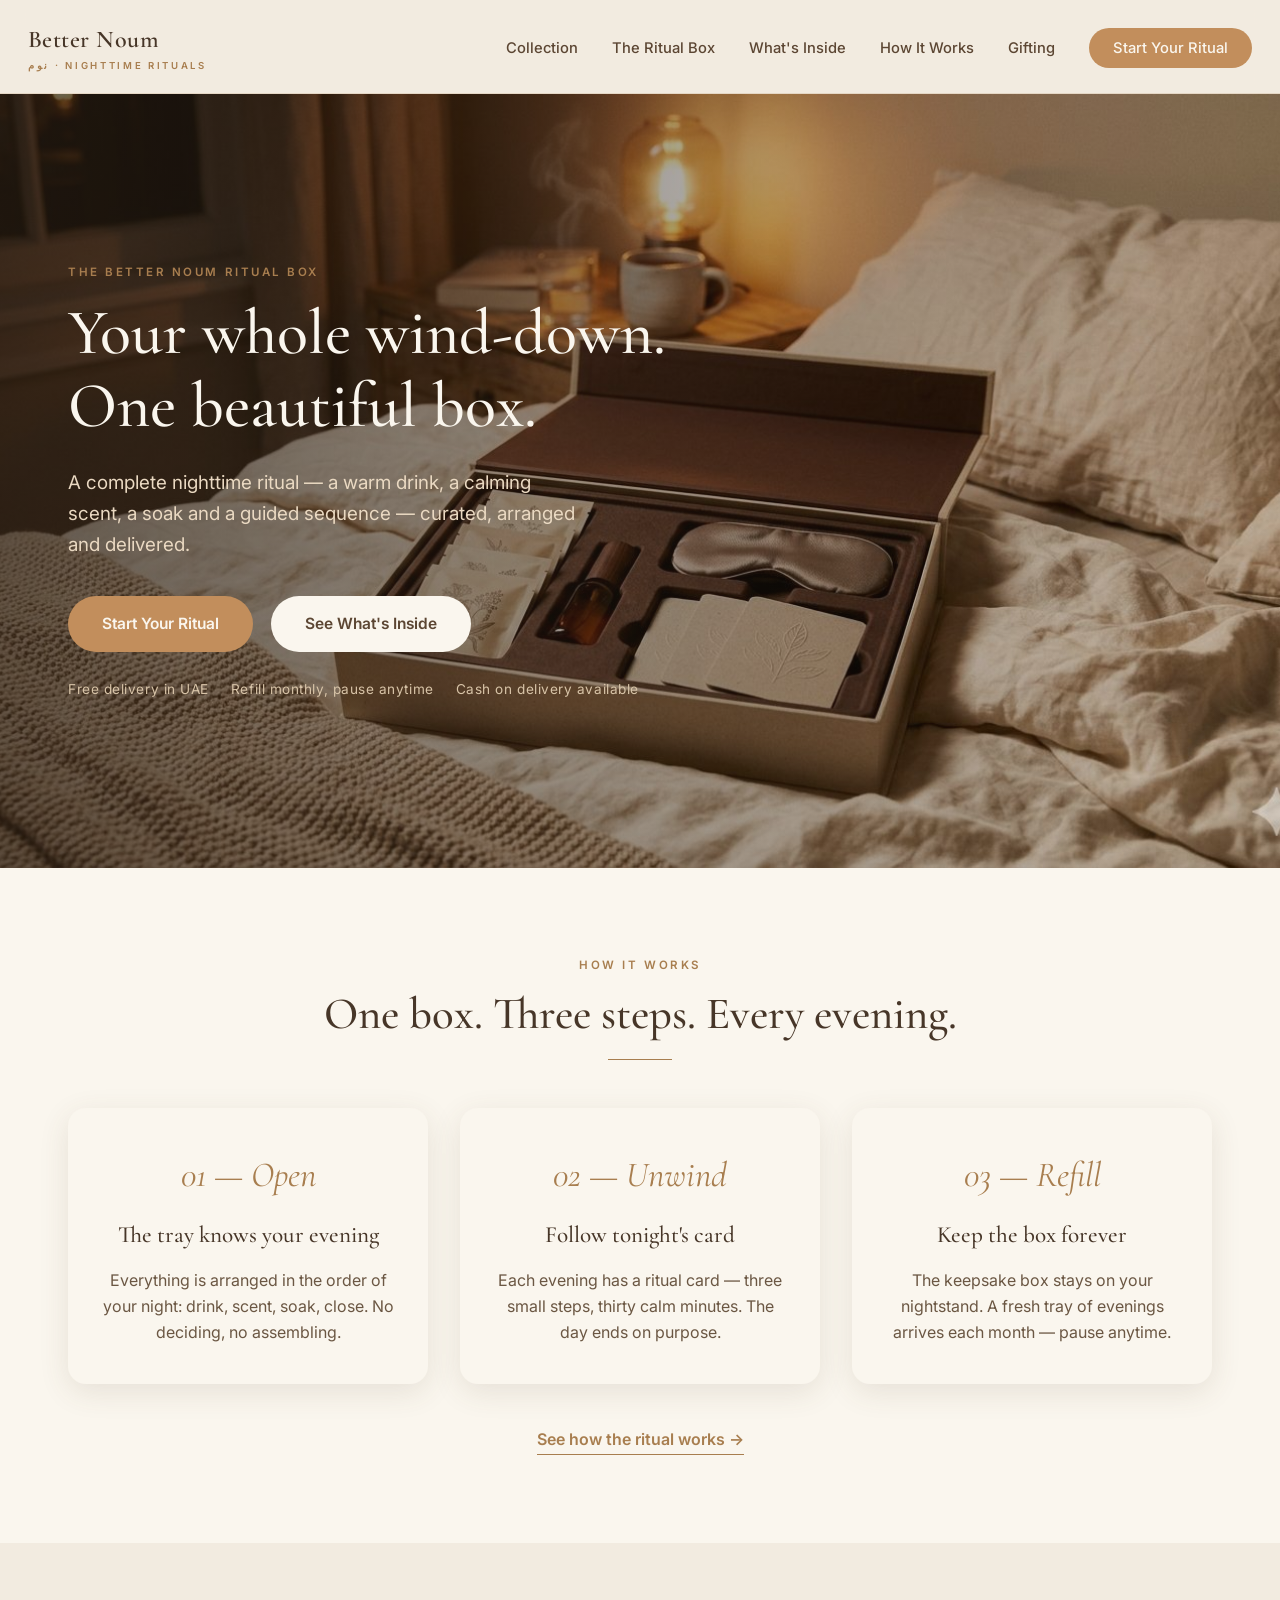
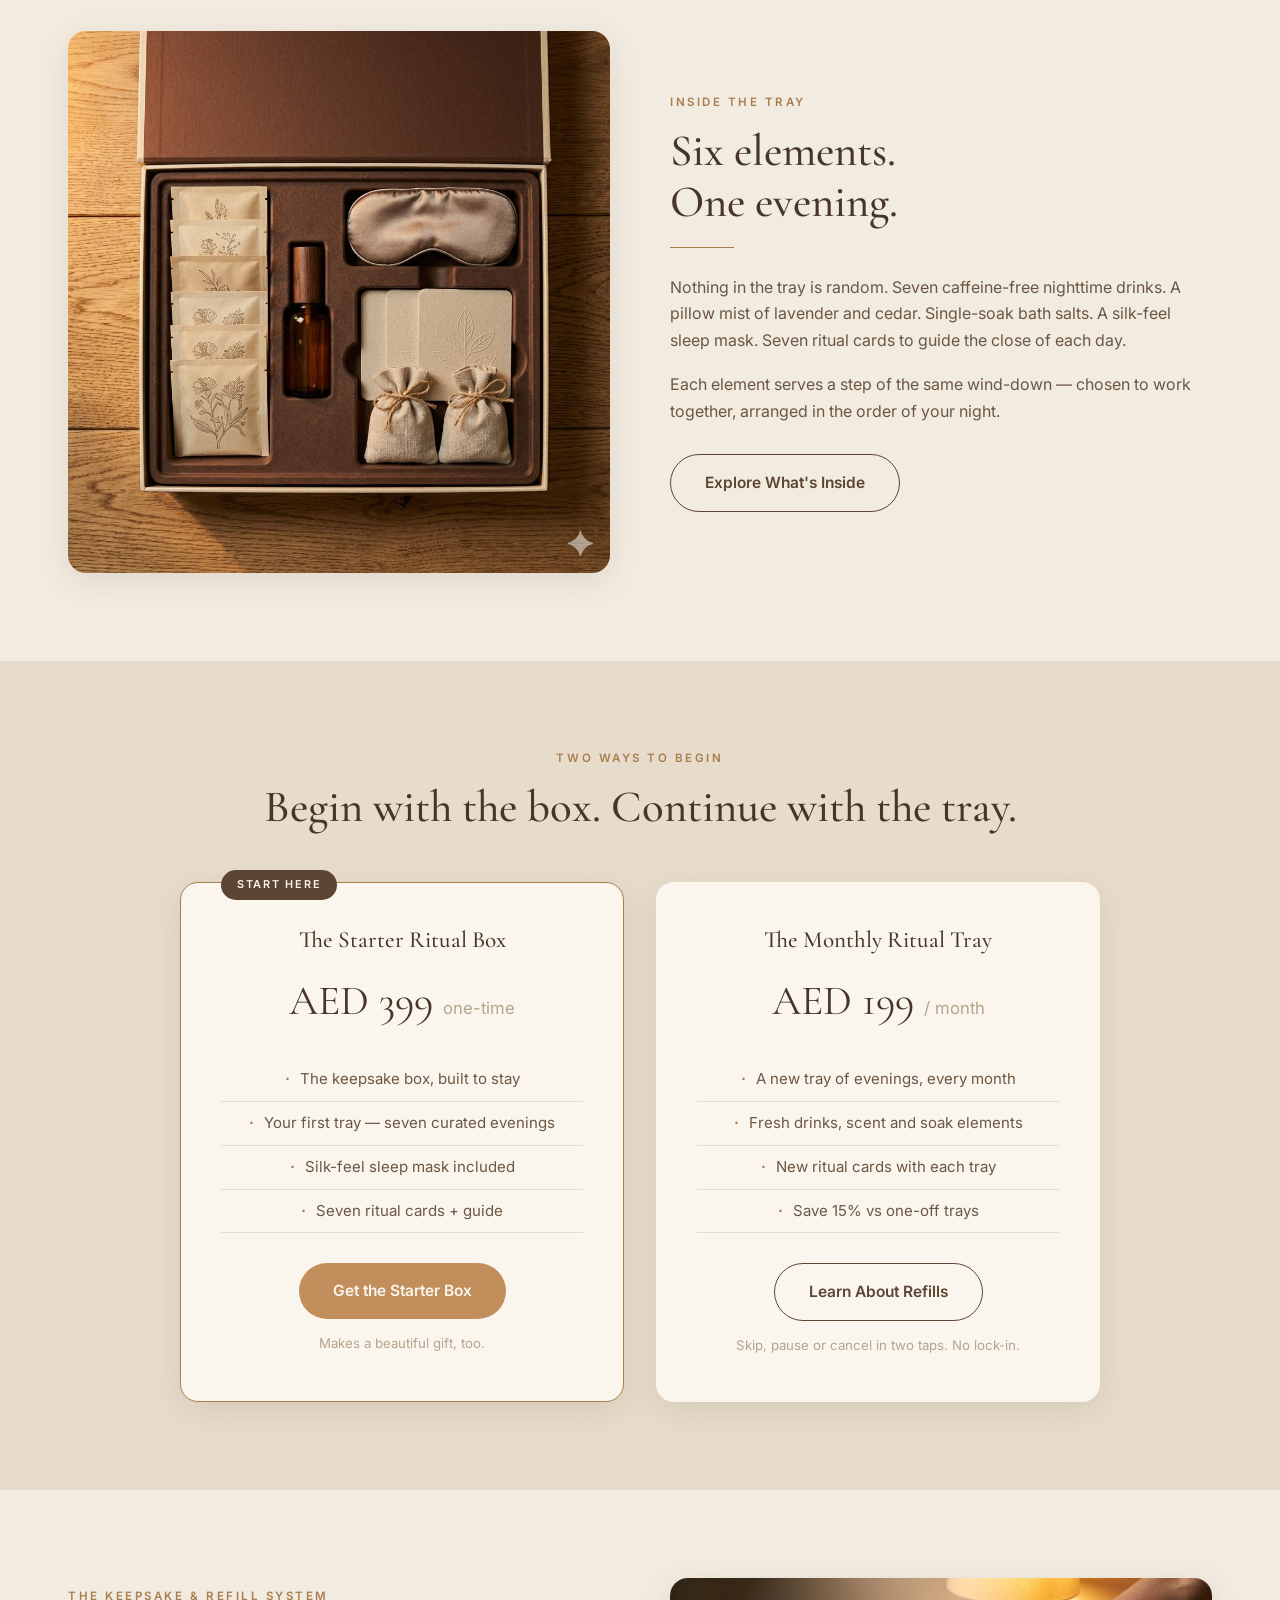
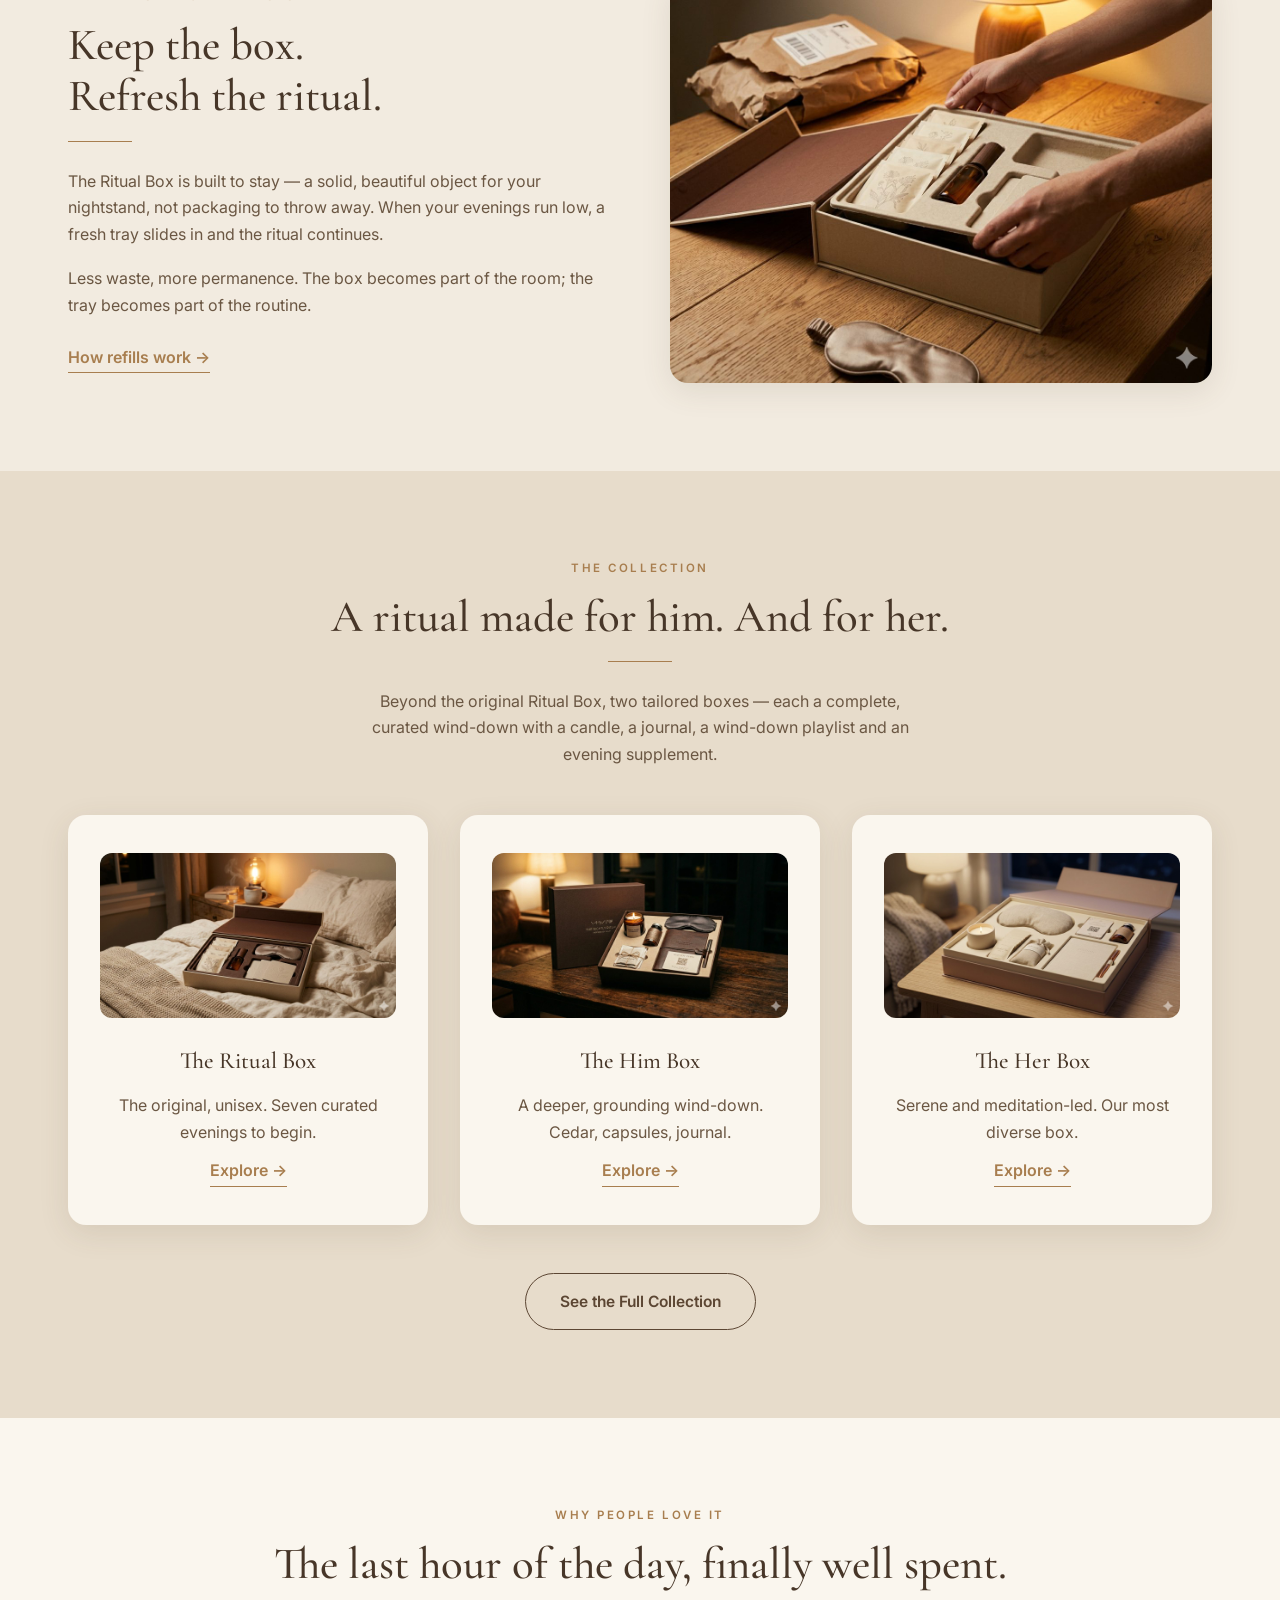
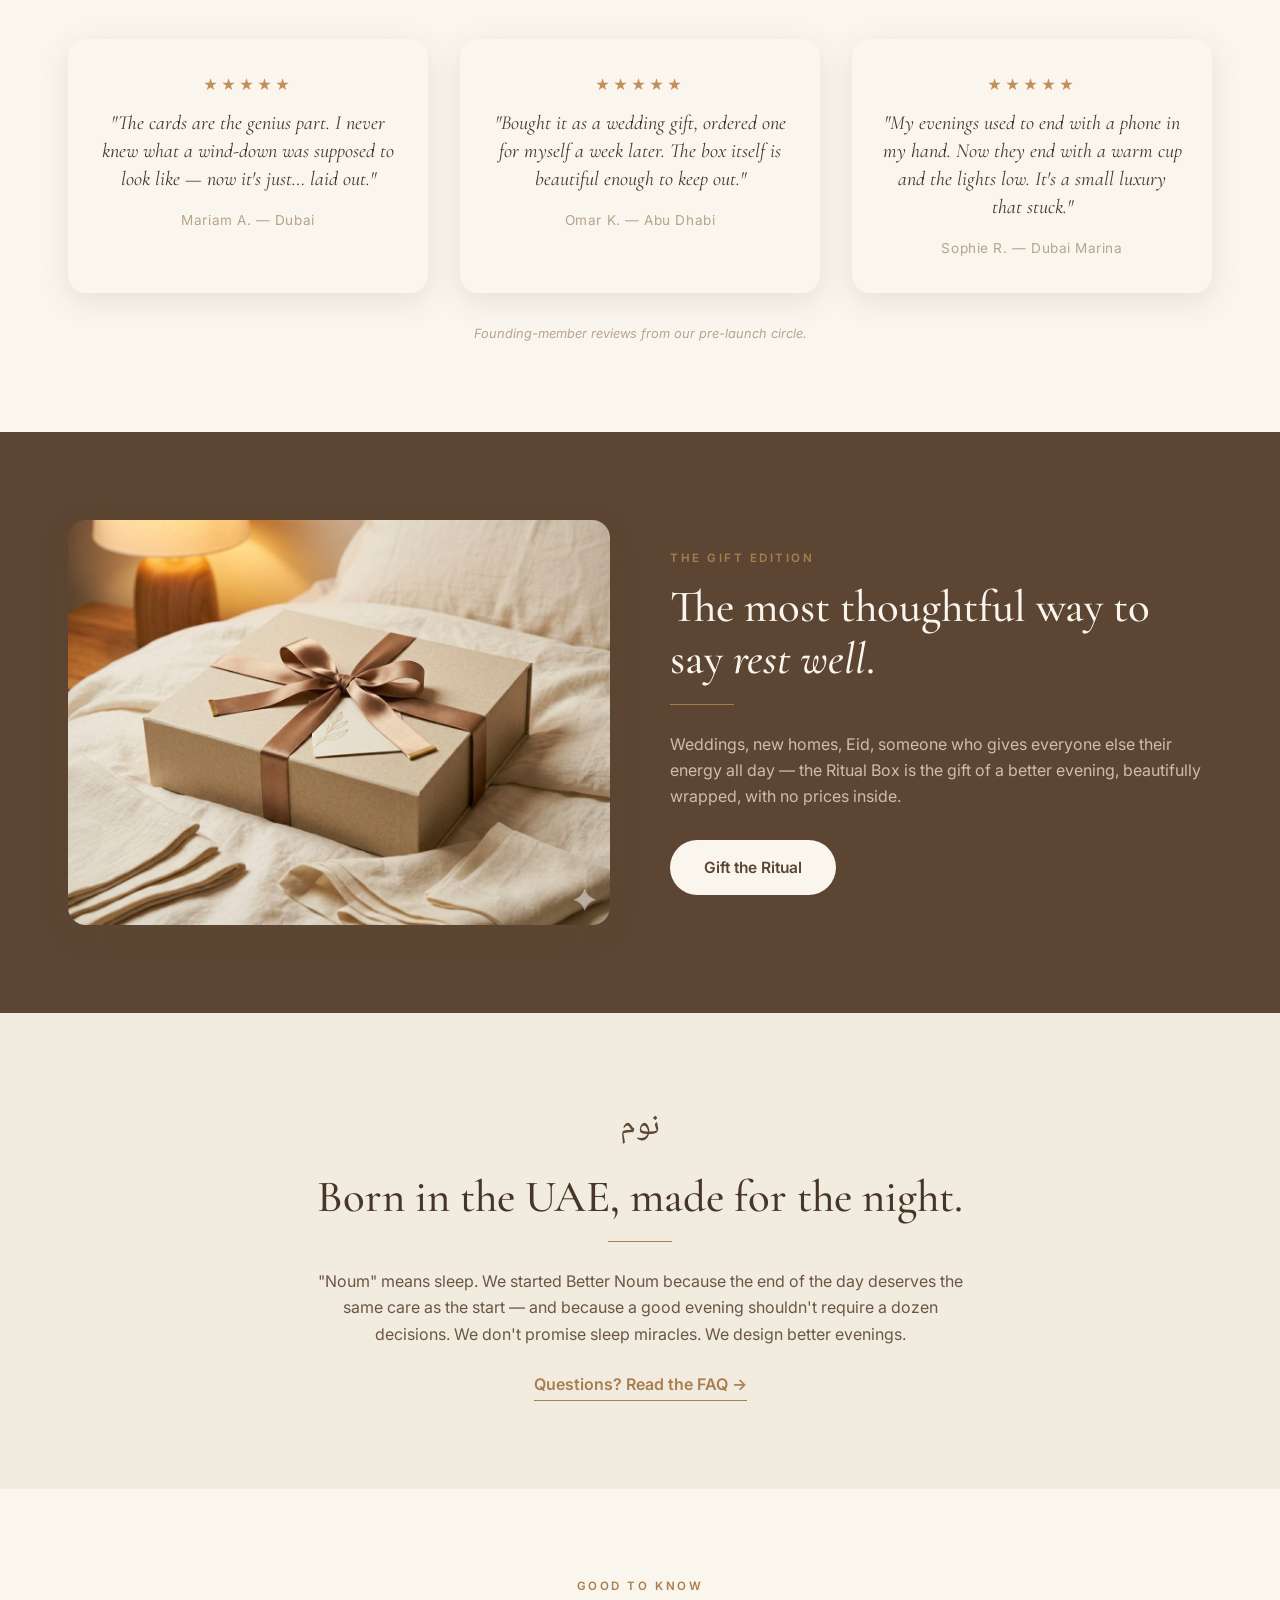
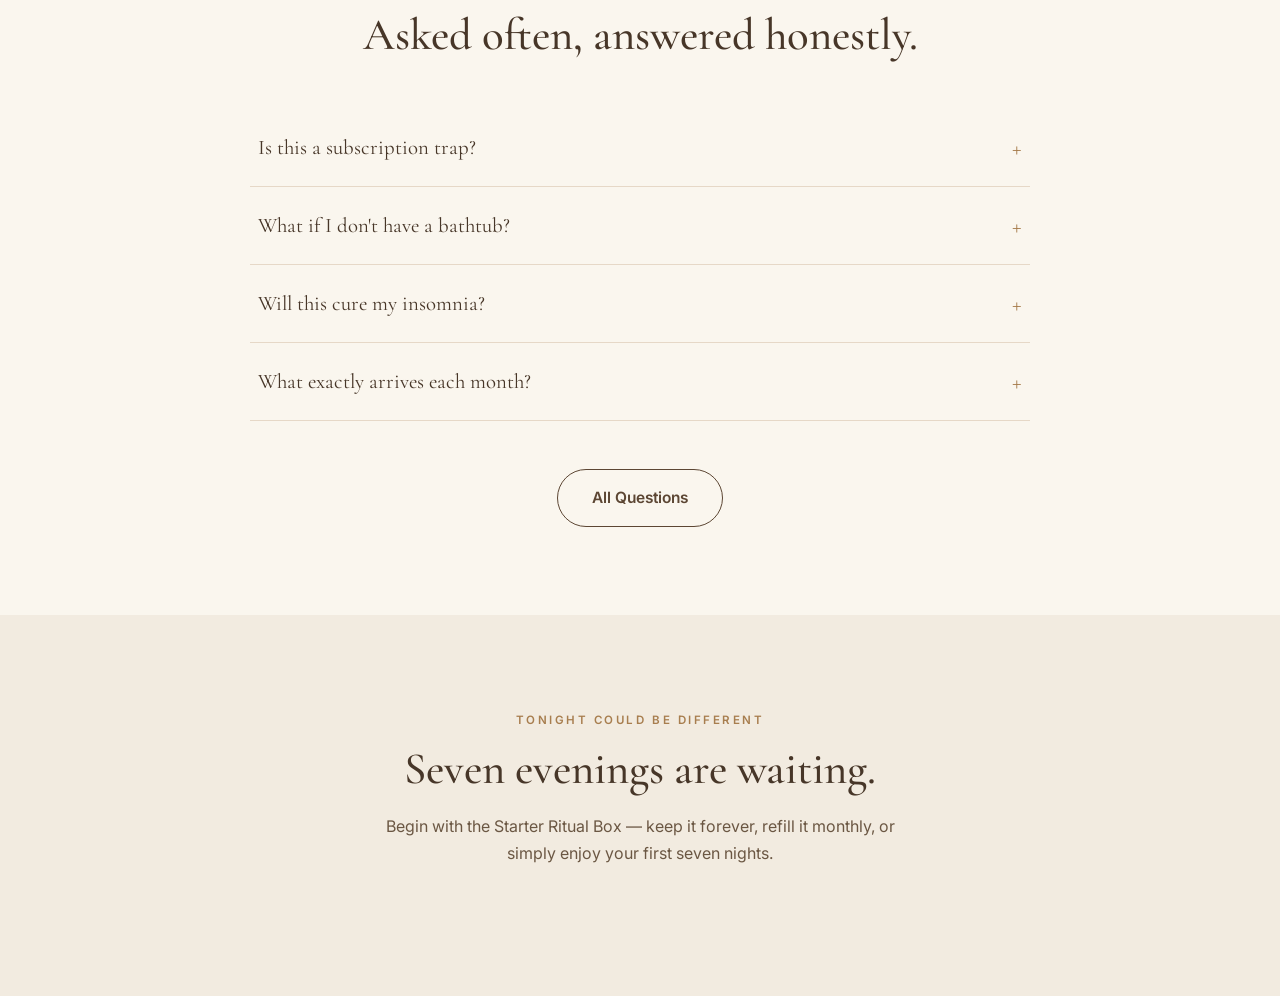
<file: index.html>
<!DOCTYPE html>
<html lang="en">
<head>
<meta charset="UTF-8">
<meta name="viewport" content="width=device-width, initial-scale=1.0">
<title>Better Noum — The Ritual Box | Your Whole Wind-Down, One Beautiful Box</title>
<meta name="description" content="A complete nighttime ritual — a warm drink, a calming scent, a soak and a guided sequence — curated, arranged and delivered across the UAE.">
<link rel="stylesheet" href="styles.css">
</head>
<body>

<header>
  <nav class="nav">
    <a class="logo" href="index.html">Better Noum<small>نوم · Nighttime Rituals</small></a>
    <button class="menu-btn" aria-label="Menu">☰</button>
    <ul class="nav-links">
      <li><a href="collection.html">Collection</a></li>
      <li><a href="ritual-box.html">The Ritual Box</a></li>
      <li><a href="whats-inside.html">What's Inside</a></li>
      <li><a href="how-it-works.html">How It Works</a></li>
      <li><a href="gifting.html">Gifting</a></li>
      <li><a class="nav-cta" href="ritual-box.html">Start Your Ritual</a></li>
    </ul>
  </nav>
</header>

<!-- 1 · HERO -->
<section class="hero">
  <img class="hero-img" src="hero.jpg" alt="The Better Noum Ritual Box open on a bed at night" data-fallback>
  <div class="hero-overlay"></div>
  <div class="hero-content">
    <span class="eyebrow">The Better Noum Ritual Box</span>
    <h1>Your whole wind-down.<br>One beautiful box.</h1>
    <p class="lead">A complete nighttime ritual — a warm drink, a calming scent, a soak and a guided sequence — curated, arranged and delivered.</p>
    <a class="btn btn-primary" href="ritual-box.html">Start Your Ritual</a>
    <a class="btn btn-light" href="whats-inside.html" style="margin-left:14px">See What's Inside</a>
    <div class="hero-trust">
      <span>Free delivery in UAE</span><span>Refill monthly, pause anytime</span><span>Cash on delivery available</span>
    </div>
  </div>
</section>

<!-- 2 · 3-STEP CONCEPT -->
<section class="band-cream">
  <div class="container center">
    <span class="eyebrow">How it works</span>
    <h2>One box. Three steps. Every evening.</h2>
    <div class="hairline center"></div>
    <div class="grid-3 mt-4">
      <div class="card">
        <div class="step-num">01 — Open</div>
        <h3 class="mt-2">The tray knows your evening</h3>
        <p class="mt-2">Everything is arranged in the order of your night: drink, scent, soak, close. No deciding, no assembling.</p>
      </div>
      <div class="card">
        <div class="step-num">02 — Unwind</div>
        <h3 class="mt-2">Follow tonight's card</h3>
        <p class="mt-2">Each evening has a ritual card — three small steps, thirty calm minutes. The day ends on purpose.</p>
      </div>
      <div class="card">
        <div class="step-num">03 — Refill</div>
        <h3 class="mt-2">Keep the box forever</h3>
        <p class="mt-2">The keepsake box stays on your nightstand. A fresh tray of evenings arrives each month — pause anytime.</p>
      </div>
    </div>
    <a class="text-link mt-4" style="display:inline-block;margin-top:42px" href="how-it-works.html">See how the ritual works →</a>
  </div>
</section>

<!-- 3 · WHAT'S INSIDE -->
<section>
  <div class="container grid-2">
    <div>
      <img class="photo" src="tray-topdown.jpg" alt="Top-down view of the Ritual Box tray" data-fallback data-h="420">
    </div>
    <div>
      <span class="eyebrow">Inside the tray</span>
      <h2>Six elements.<br>One evening.</h2>
      <div class="hairline"></div>
      <p>Nothing in the tray is random. Seven caffeine-free nighttime drinks. A pillow mist of lavender and cedar. Single-soak bath salts. A silk-feel sleep mask. Seven ritual cards to guide the close of each day.</p>
      <p class="mt-2">Each element serves a step of the same wind-down — chosen to work together, arranged in the order of your night.</p>
      <a class="btn btn-outline mt-3" href="whats-inside.html">Explore What's Inside</a>
    </div>
  </div>
</section>

<!-- 4 · TWO WAYS TO BEGIN -->
<section class="band-beige">
  <div class="container center">
    <span class="eyebrow">Two ways to begin</span>
    <h2>Begin with the box. Continue with the tray.</h2>
    <div class="price-cards">
      <div class="price-card featured">
        <span class="badge">Start here</span>
        <h3>The Starter Ritual Box</h3>
        <div class="price">AED 399 <small>one-time</small></div>
        <ul>
          <li>The keepsake box, built to stay</li>
          <li>Your first tray — seven curated evenings</li>
          <li>Silk-feel sleep mask included</li>
          <li>Seven ritual cards + guide</li>
        </ul>
        <a class="btn btn-primary" href="ritual-box.html">Get the Starter Box</a>
        <p class="flex-note">Makes a beautiful gift, too.</p>
      </div>
      <div class="price-card">
        <h3>The Monthly Ritual Tray</h3>
        <div class="price">AED 199 <small>/ month</small></div>
        <ul>
          <li>A new tray of evenings, every month</li>
          <li>Fresh drinks, scent and soak elements</li>
          <li>New ritual cards with each tray</li>
          <li>Save 15% vs one-off trays</li>
        </ul>
        <a class="btn btn-outline" href="how-it-works.html">Learn About Refills</a>
        <p class="flex-note">Skip, pause or cancel in two taps. No lock-in.</p>
      </div>
    </div>
  </div>
</section>

<!-- 5 · KEEPSAKE + REFILL -->
<section>
  <div class="container grid-2">
    <div>
      <span class="eyebrow">The keepsake & refill system</span>
      <h2>Keep the box.<br>Refresh the ritual.</h2>
      <div class="hairline"></div>
      <p>The Ritual Box is built to stay — a solid, beautiful object for your nightstand, not packaging to throw away. When your evenings run low, a fresh tray slides in and the ritual continues.</p>
      <p class="mt-2">Less waste, more permanence. The box becomes part of the room; the tray becomes part of the routine.</p>
      <a class="text-link mt-3" style="display:inline-block;margin-top:26px" href="how-it-works.html">How refills work →</a>
    </div>
    <div>
      <img class="photo" src="refill-tray.jpg" alt="A fresh refill tray sliding into the keepsake box" data-fallback data-h="420">
    </div>
  </div>
</section>

<!-- 5b · THE COLLECTION -->
<section class="band-beige">
  <div class="container center">
    <span class="eyebrow">The Collection</span>
    <h2>A ritual made for him. And for her.</h2>
    <div class="hairline center"></div>
    <p style="max-width:560px;margin:0 auto">Beyond the original Ritual Box, two tailored boxes — each a complete, curated wind-down with a candle, a journal, a wind-down playlist and an evening supplement.</p>
    <div class="grid-3 mt-4">
      <div class="card">
        <img src="hero.jpg" alt="The Ritual Box" data-fallback data-h="180">
        <h3>The Ritual Box</h3>
        <p class="mt-2">The original, unisex. Seven curated evenings to begin.</p>
        <a class="text-link" style="display:inline-block;margin-top:12px" href="ritual-box.html">Explore →</a>
      </div>
      <div class="card">
        <img src="him-box.jpg" alt="The Him Box" data-fallback data-h="180">
        <h3>The Him Box</h3>
        <p class="mt-2">A deeper, grounding wind-down. Cedar, capsules, journal.</p>
        <a class="text-link" style="display:inline-block;margin-top:12px" href="him-box.html">Explore →</a>
      </div>
      <div class="card">
        <img src="her-box.jpg" alt="The Her Box" data-fallback data-h="180">
        <h3>The Her Box</h3>
        <p class="mt-2">Serene and meditation-led. Our most diverse box.</p>
        <a class="text-link" style="display:inline-block;margin-top:12px" href="her-box.html">Explore →</a>
      </div>
    </div>
    <a class="btn btn-outline mt-4" href="collection.html">See the Full Collection</a>
  </div>
</section>

<!-- 6 · REVIEWS -->
<section class="band-cream">
  <div class="container center">
    <span class="eyebrow">Why people love it</span>
    <h2>The last hour of the day, finally well spent.</h2>
    <div class="grid-3 mt-4">
      <div class="review">
        <div class="stars">★★★★★</div>
        <p class="quote">"The cards are the genius part. I never knew what a wind-down was supposed to look like — now it's just… laid out."</p>
        <p class="who">Mariam A. — Dubai</p>
      </div>
      <div class="review">
        <div class="stars">★★★★★</div>
        <p class="quote">"Bought it as a wedding gift, ordered one for myself a week later. The box itself is beautiful enough to keep out."</p>
        <p class="who">Omar K. — Abu Dhabi</p>
      </div>
      <div class="review">
        <div class="stars">★★★★★</div>
        <p class="quote">"My evenings used to end with a phone in my hand. Now they end with a warm cup and the lights low. It's a small luxury that stuck."</p>
        <p class="who">Sophie R. — Dubai Marina</p>
      </div>
    </div>
    <p class="note mt-3">Founding-member reviews from our pre-launch circle.</p>
  </div>
</section>

<!-- 7 · GIFTING -->
<section class="band-cocoa">
  <div class="container grid-2">
    <div>
      <img class="photo" src="gift.jpg" alt="The Ritual Box wrapped with a bronze ribbon" data-fallback data-h="420">
    </div>
    <div>
      <span class="eyebrow">The Gift Edition</span>
      <h2>The most thoughtful way to say <em>rest well</em>.</h2>
      <div class="hairline"></div>
      <p>Weddings, new homes, Eid, someone who gives everyone else their energy all day — the Ritual Box is the gift of a better evening, beautifully wrapped, with no prices inside.</p>
      <a class="btn btn-light mt-3" href="gifting.html">Gift the Ritual</a>
    </div>
  </div>
</section>

<!-- 8 · BRAND NOTE -->
<section>
  <div class="container center" style="max-width:720px">
    <span class="arabic" style="font-size:2rem">نوم</span>
    <h2 class="mt-2">Born in the UAE, made for the night.</h2>
    <div class="hairline center"></div>
    <p>"Noum" means sleep. We started Better Noum because the end of the day deserves the same care as the start — and because a good evening shouldn't require a dozen decisions. We don't promise sleep miracles. We design better evenings.</p>
    <a class="text-link mt-3" style="display:inline-block;margin-top:24px" href="faq.html">Questions? Read the FAQ →</a>
  </div>
</section>

<!-- 9 · FAQ SNIPPET -->
<section class="band-cream">
  <div class="container">
    <div class="center"><span class="eyebrow">Good to know</span><h2>Asked often, answered honestly.</h2></div>
    <div class="mt-4">
      <div class="faq-item">
        <button class="faq-q">Is this a subscription trap?</button>
        <div class="faq-a"><p>No. The Starter Box is a one-time purchase. Refill trays are optional, and you can skip, pause or cancel in two taps — the box is yours either way.</p></div>
      </div>
      <div class="faq-item">
        <button class="faq-q">What if I don't have a bathtub?</button>
        <div class="faq-a"><p>A warm foot soak works beautifully with the bath salts — the ritual cards include a no-tub version of every evening.</p></div>
      </div>
      <div class="faq-item">
        <button class="faq-q">Will this cure my insomnia?</button>
        <div class="faq-a"><p>No — and we won't pretend it will. The Ritual Box isn't a medical product. It's a curated evening routine designed to help you unwind and end the day with intention. If you have a sleep disorder, please speak with a healthcare professional.</p></div>
      </div>
      <div class="faq-item">
        <button class="faq-q">What exactly arrives each month?</button>
        <div class="faq-a"><p>A sealed refill tray: seven nighttime drink sachets, a scent element, bath elements and a new set of ritual cards. The monthly composition evolves with the seasons.</p></div>
      </div>
    </div>
    <div class="center mt-4"><a class="btn btn-outline" href="faq.html">All Questions</a></div>
  </div>
</section>

<!-- 10 · CTA + FOOTER -->
<section class="cta-banner">
  <span class="eyebrow">Tonight could be different</span>
  <h2>Seven evenings are waiting.</h2>
  <p>Begin with the Starter Ritual Box — keep it forever, refill it monthly, or simply enjoy your first seven nights.</p>
  <a
</file>
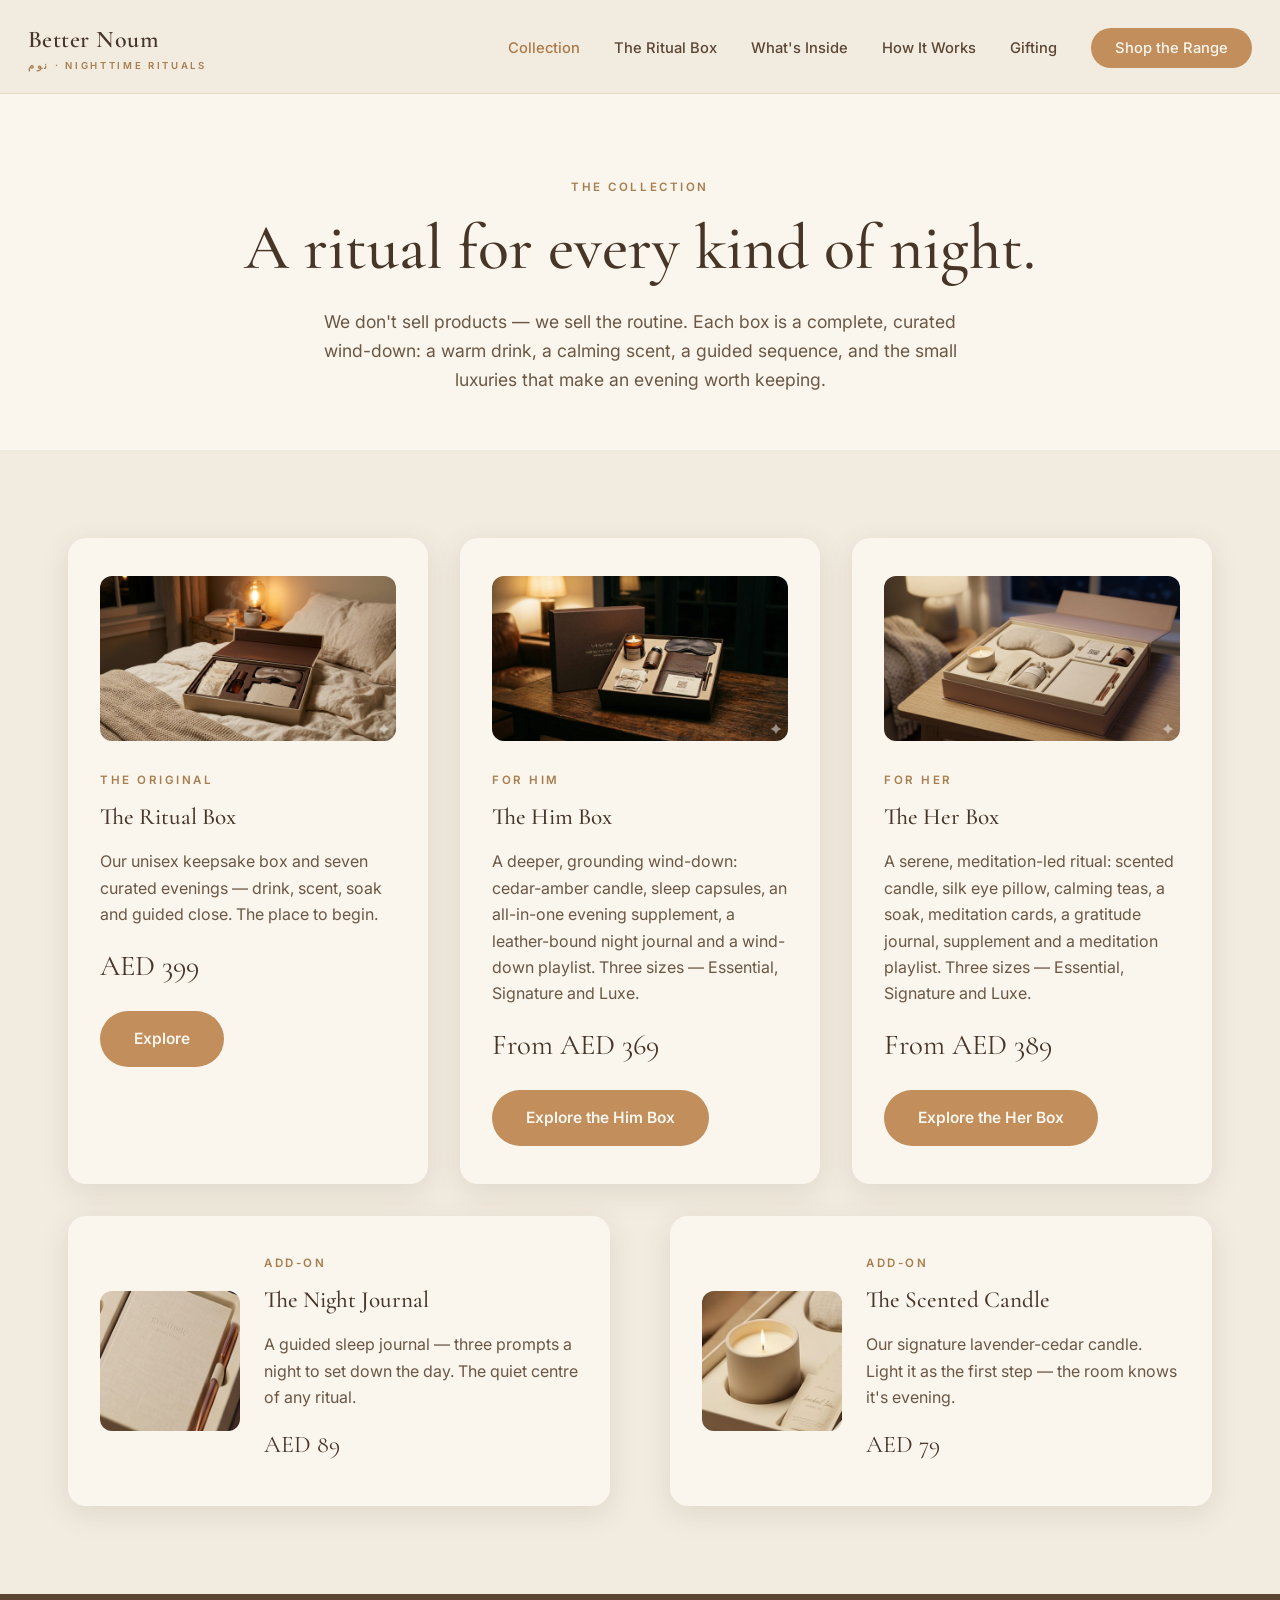
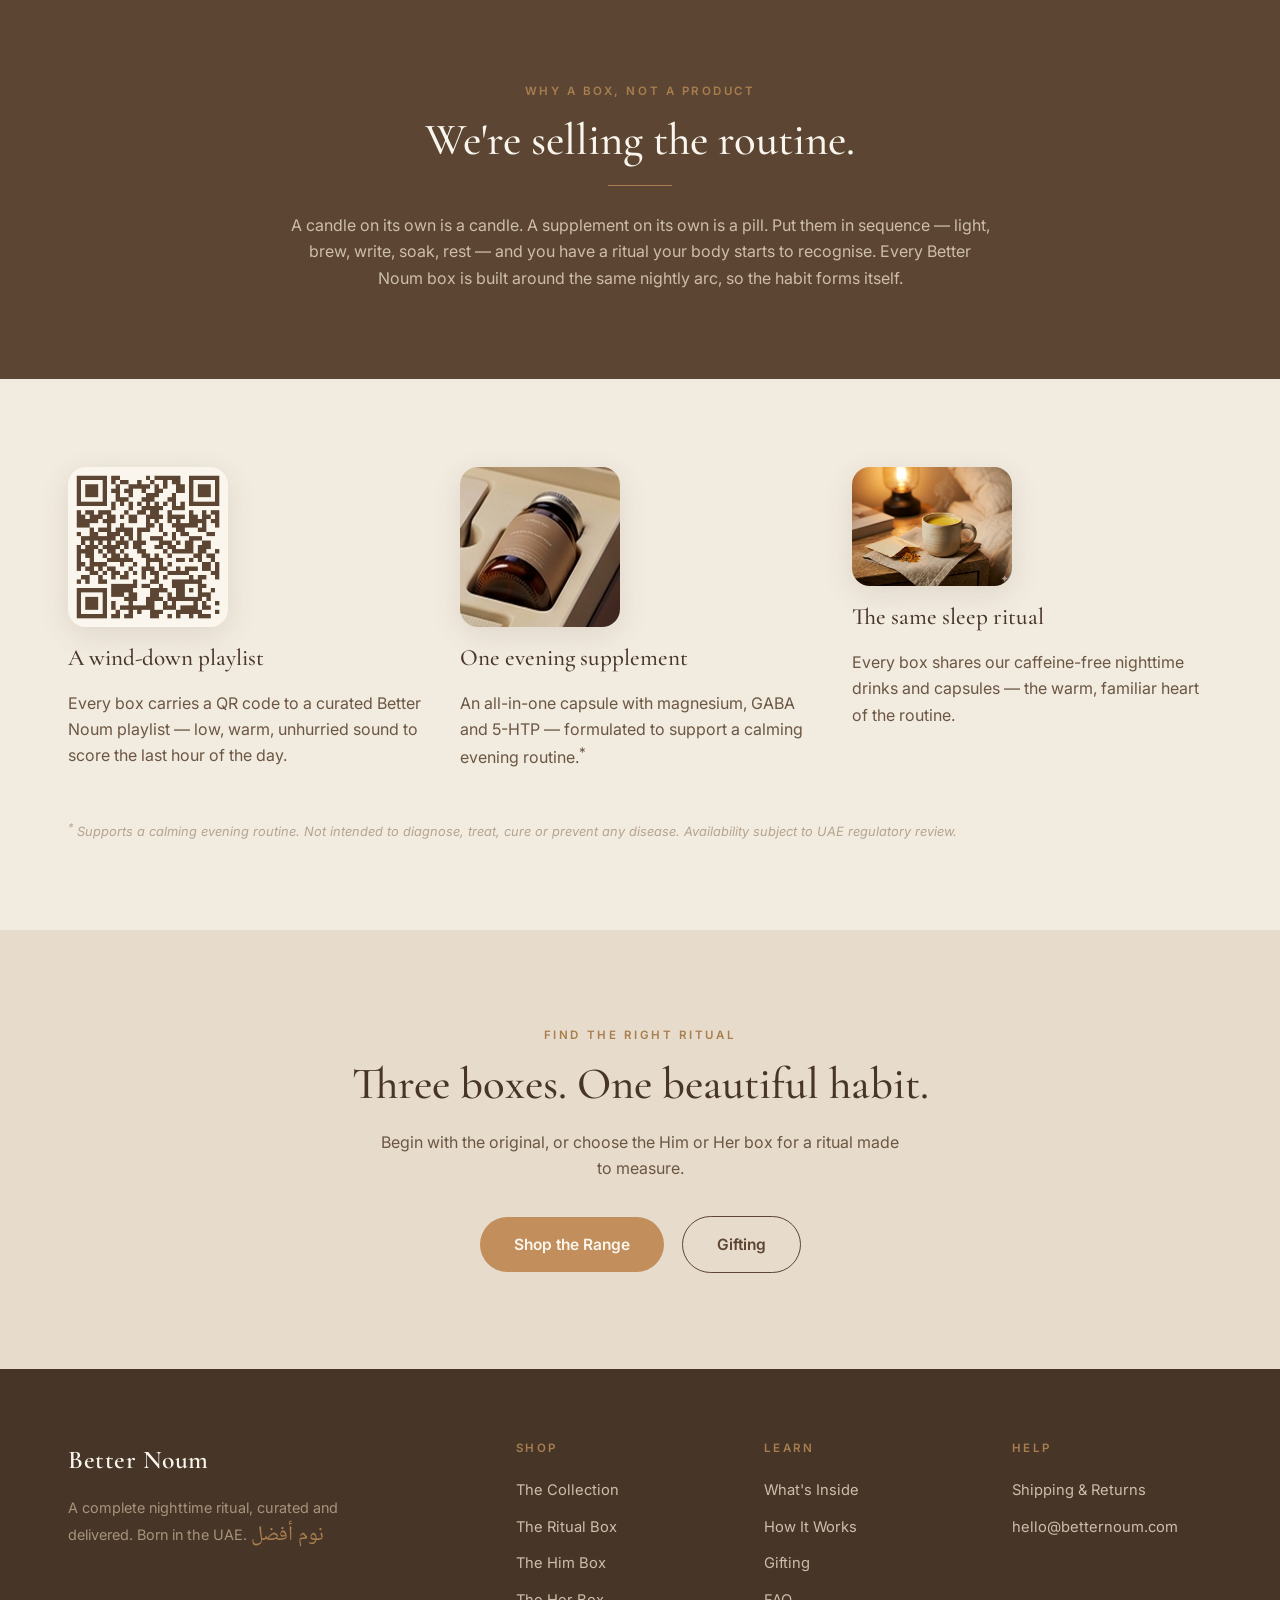
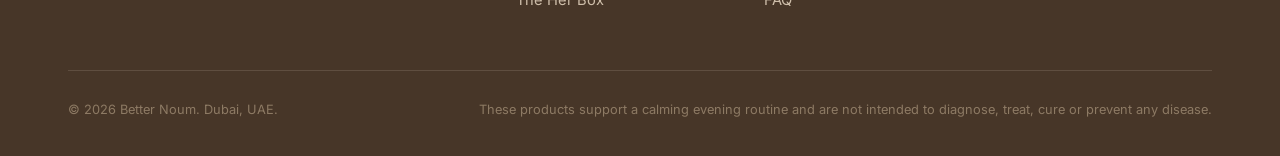
<file: collection.html>
<!DOCTYPE html>
<html lang="en">
<head>
<meta charset="UTF-8">
<meta name="viewport" content="width=device-width, initial-scale=1.0">
<title>The Collection — Better Noum | A Range of Nighttime Ritual Boxes</title>
<meta name="description" content="The Better Noum collection: the Ritual Box, the Him Box, the Her Box, plus the Night Journal and Scented Candle. A curated range of nighttime wind-down rituals.">
<link rel="stylesheet" href="styles.css">
</head>
<body>

<header>
  <nav class="nav">
    <a class="logo" href="index.html">Better Noum<small>نوم · Nighttime Rituals</small></a>
    <button class="menu-btn" aria-label="Menu">☰</button>
    <ul class="nav-links">
      <li><a class="active" href="collection.html">Collection</a></li>
      <li><a href="ritual-box.html">The Ritual Box</a></li>
      <li><a href="whats-inside.html">What's Inside</a></li>
      <li><a href="how-it-works.html">How It Works</a></li>
      <li><a href="gifting.html">Gifting</a></li>
      <li><a class="nav-cta" href="#range">Shop the Range</a></li>
    </ul>
  </nav>
</header>

<section class="page-hero band-cream">
  <div class="container">
    <span class="eyebrow">The Collection</span>
    <h1>A ritual for every kind of night.</h1>
    <p class="lead">We don't sell products — we sell the routine. Each box is a complete, curated wind-down: a warm drink, a calming scent, a guided sequence, and the small luxuries that make an evening worth keeping.</p>
  </div>
</section>

<!-- RANGE GRID -->
<section id="range">
  <div class="container">
    <div class="grid-3">

      <div class="card">
        <img src="hero.jpg" alt="The Ritual Box" data-fallback data-h="200">
        <span class="eyebrow">The original</span>
        <h3>The Ritual Box</h3>
        <p class="mt-2">Our unisex keepsake box and seven curated evenings — drink, scent, soak and guided close. The place to begin.</p>
        <div class="price" style="font-size:1.8rem">AED 399</div>
        <a class="btn btn-primary mt-2" href="ritual-box.html">Explore</a>
      </div>

      <div class="card">
        <img src="him-box.jpg" alt="The Him Box" data-fallback data-h="200">
        <span class="eyebrow">For him</span>
        <h3>The Him Box</h3>
        <p class="mt-2">A deeper, grounding wind-down: cedar-amber candle, sleep capsules, an all-in-one evening supplement, a leather-bound night journal and a wind-down playlist. Three sizes — Essential, Signature and Luxe.</p>
        <div class="price" style="font-size:1.8rem">From AED 369</div>
        <a class="btn btn-primary mt-2" href="him-box.html">Explore the Him Box</a>
      </div>

      <div class="card">
        <img src="her-box.jpg" alt="The Her Box" data-fallback data-h="200">
        <span class="eyebrow">For her</span>
        <h3>The Her Box</h3>
        <p class="mt-2">A serene, meditation-led ritual: scented candle, silk eye pillow, calming teas, a soak, meditation cards, a gratitude journal, supplement and a meditation playlist. Three sizes — Essential, Signature and Luxe.</p>
        <div class="price" style="font-size:1.8rem">From AED 389</div>
        <a class="btn btn-primary mt-2" href="her-box.html">Explore the Her Box</a>
      </div>

    </div>

    <!-- minis -->
    <div class="grid-2 mt-4" style="margin-top:32px">
      <div class="card" style="display:flex;gap:24px;align-items:center">
        <img src="journal.jpg" alt="The Night Journal" data-fallback data-h="140" style="width:140px;flex:none;margin:0">
        <div>
          <span class="eyebrow">Add-on</span>
          <h3>The Night Journal</h3>
          <p class="mt-2">A guided sleep journal — three prompts a night to set down the day. The quiet centre of any ritual.</p>
          <div class="price" style="font-size:1.5rem">AED 89</div>
        </div>
      </div>
      <div class="card" style="display:flex;gap:24px;align-items:center">
        <img src="candle.jpg" alt="The Scented Candle" data-fallback data-h="140" style="width:140px;flex:none;margin:0">
        <div>
          <span class="eyebrow">Add-on</span>
          <h3>The Scented Candle</h3>
          <p class="mt-2">Our signature lavender-cedar candle. Light it as the first step — the room knows it's evening.</p>
          <div class="price" style="font-size:1.5rem">AED 79</div>
        </div>
      </div>
    </div>
  </div>
</section>

<!-- SELL THE ROUTINE -->
<section class="band-cocoa">
  <div class="container center" style="max-width:760px">
    <span class="eyebrow">Why a box, not a product</span>
    <h2>We're selling the routine.</h2>
    <div class="hairline center"></div>
    <p>A candle on its own is a candle. A supplement on its own is a pill. Put them in sequence — light, brew, write, soak, rest — and you have a ritual your body starts to recognise. Every Better Noum box is built around the same nightly arc, so the habit forms itself.</p>
  </div>
</section>

<!-- THREE PILLARS: playlist / supplement / sachets -->
<section>
  <div class="container">
    <div class="grid-3">
      <div>
        <img class="photo" src="spotify-qr.png" alt="Spotify wind-down playlist QR code" data-fallback data-h="160" style="width:160px">
        <h3 class="mt-2">A wind-down playlist</h3>
        <p class="mt-2">Every box carries a QR code to a curated Better Noum playlist — low, warm, unhurried sound to score the last hour of the day.</p>
      </div>
      <div>
        <img class="photo" src="supplement.jpg" alt="All-in-one evening supplement" data-fallback data-h="160" style="width:160px">
        <h3 class="mt-2">One evening supplement</h3>
        <p class="mt-2">An all-in-one capsule with magnesium, GABA and 5-HTP — formulated to support a calming evening routine.<sup>*</sup></p>
      </div>
      <div>
        <img class="photo" src="step-cup.jpg" alt="Sleep tea and capsules" data-fallback data-h="160" style="width:160px">
        <h3 class="mt-2">The same sleep ritual</h3>
        <p class="mt-2">Every box shares our caffeine-free nighttime drinks and capsules — the warm, familiar heart of the routine.</p>
      </div>
    </div>
    <p class="note mt-4"><sup>*</sup> Supports a calming evening routine. Not intended to diagnose, treat, cure or prevent any disease. Availability subject to UAE regulatory review.</p>
  </div>
</section>

<section class="cta-banner band-beige">
  <span class="eyebrow">Find the right ritual</span>
  <h2>Three boxes. One beautiful habit.</h2>
  <p>Begin with the original, or choose the Him or Her box for a ritual made to measure.</p>
  <a class="btn btn-primary" href="#range">Shop the Range</a>
  <a class="btn btn-outline" style="margin-left:14px" href="gifting.html">Gifting</a>
</section>

<footer>
  <div class="container">
    <div class="footer-grid">
      <div class="footer-brand">
        <a class="logo" href="index.html">Better Noum</a>
        <p>A complete nighttime ritual, curated and delivered. Born in the UAE. <span class="ar-mark">نوم أفضل</span></p>
      </div>
      <div>
        <h4>Shop</h4>
        <ul>
          <li><a href="collection.html">The Collection</a></li>
          <li><a href="ritual-box.html">The Ritual Box</a></li>
          <li><a href="him-box.html">The Him Box</a></li>
          <li><a href="her-box.html">The Her Box</a></li>
        </ul>
      </div>
      <div>
        <h4>Learn</h4>
        <ul>
          <li><a href="whats-inside.html">What's Inside</a></li>
          <li><a href="how-it-works.html">How It Works</a></li>
          <li><a href="gifting.html">Gifting</a></li>
          <li><a href="faq.html">FAQ</a></li>
        </ul>
      </div>
      <div>
        <h4>Help</h4>
        <ul>
          <li><a href="faq.html#shipping">Shipping & Returns</a></li>
          <li><a href="mailto:hello@betternoum.com">hello@betternoum.com</a></li>
        </ul>
      </div>
    </div>
    <div class="footer-bottom">
      <span>© 2026 Better Noum. Dubai, UAE.</span>
      <span>These products support a calming evening routine and are not intended to diagnose, treat, cure or prevent any disease.</span>
    </div>
  </div>
</footer>

<script src="site.js"></script>
</body>
</html>
</file>
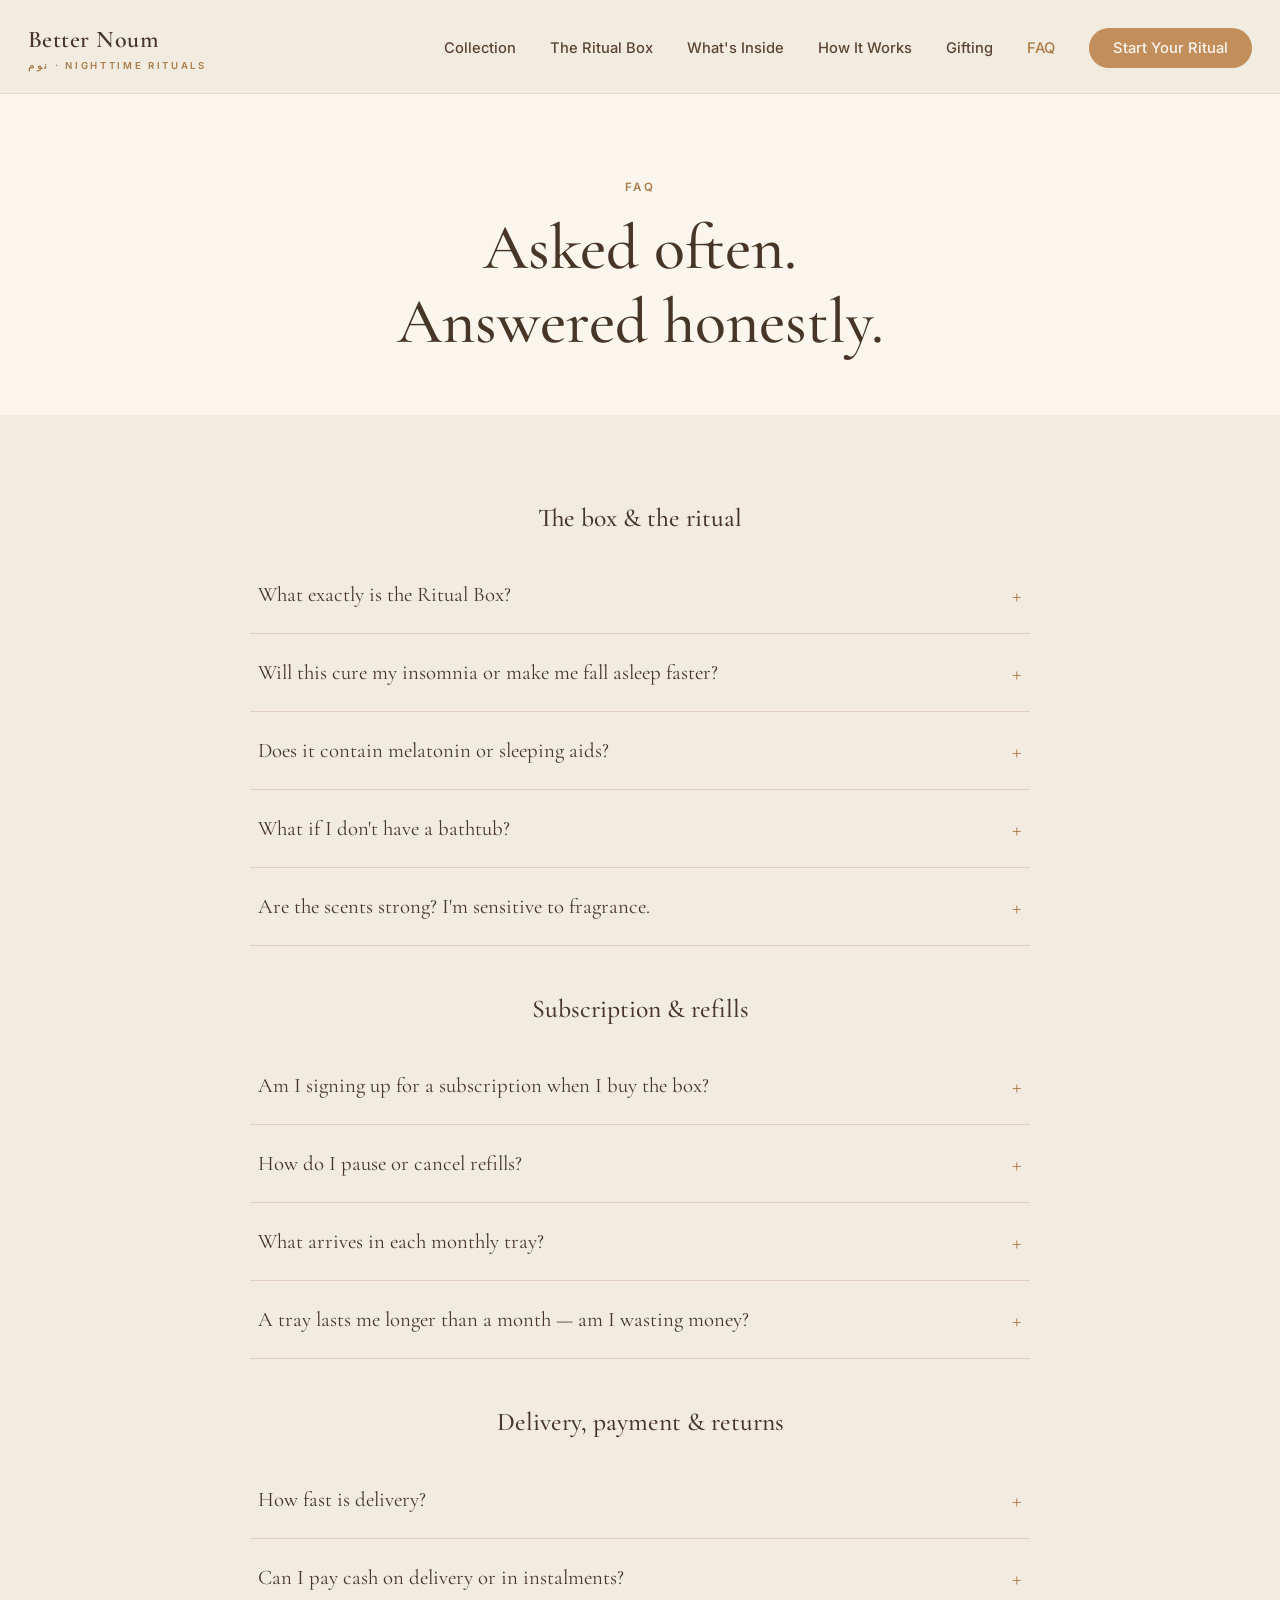
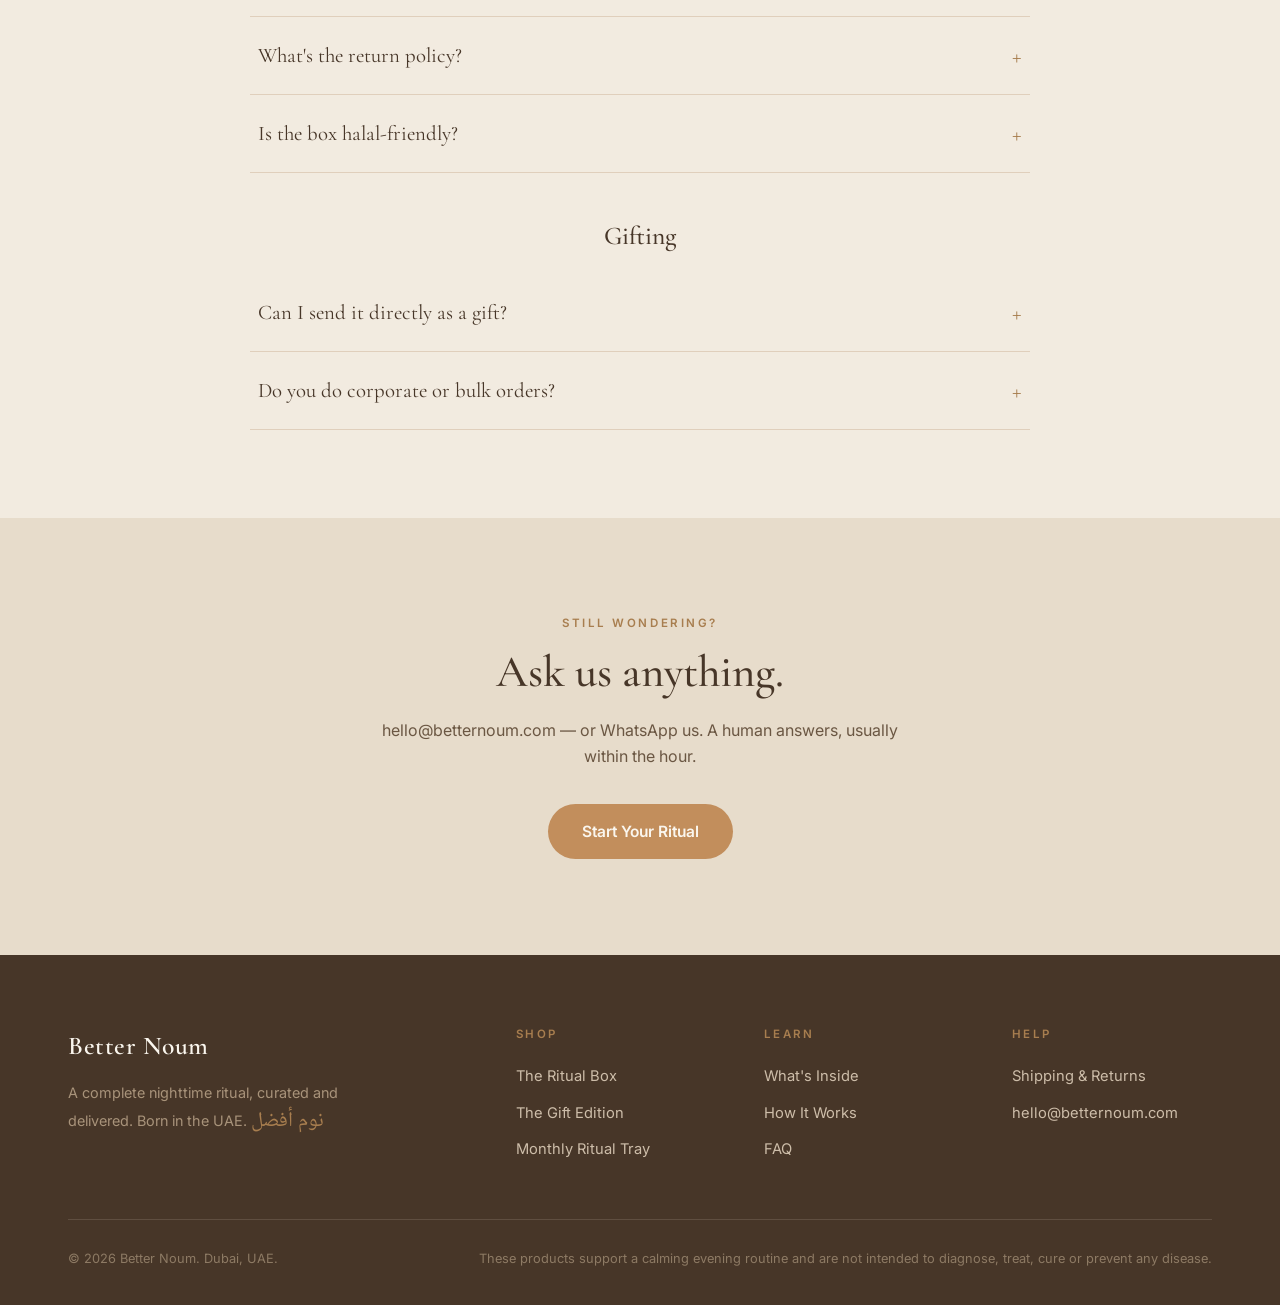
<file: faq.html>
<!DOCTYPE html>
<html lang="en">
<head>
<meta charset="UTF-8">
<meta name="viewport" content="width=device-width, initial-scale=1.0">
<title>FAQ — Better Noum Ritual Box</title>
<meta name="description" content="Honest answers about the Better Noum Ritual Box: subscriptions, contents, delivery, returns and more.">
<link rel="stylesheet" href="styles.css">
</head>
<body>

<header>
  <nav class="nav">
    <a class="logo" href="index.html">Better Noum<small>نوم · Nighttime Rituals</small></a>
    <button class="menu-btn" aria-label="Menu">☰</button>
    <ul class="nav-links">
      <li><a href="collection.html">Collection</a></li>
      <li><a href="ritual-box.html">The Ritual Box</a></li>
      <li><a href="whats-inside.html">What's Inside</a></li>
      <li><a href="how-it-works.html">How It Works</a></li>
      <li><a href="gifting.html">Gifting</a></li>
      <li><a class="active" href="faq.html">FAQ</a></li>
      <li><a class="nav-cta" href="ritual-box.html">Start Your Ritual</a></li>
    </ul>
  </nav>
</header>

<section class="page-hero band-cream">
  <div class="container">
    <span class="eyebrow">FAQ</span>
    <h1>Asked often.<br>Answered honestly.</h1>
  </div>
</section>

<section>
  <div class="container">
    <h2 class="center" style="font-size:1.6rem;margin-bottom:24px">The box & the ritual</h2>
    <div class="faq-item">
      <button class="faq-q">What exactly is the Ritual Box?</button>
      <div class="faq-a"><p>A keepsake box containing a curated tray of seven evening wind-downs: nighttime drink sachets, a pillow & room mist, single-soak bath salts, a silk-feel sleep mask and seven ritual cards that script each evening in three small steps.</p></div>
    </div>
    <div class="faq-item">
      <button class="faq-q">Will this cure my insomnia or make me fall asleep faster?</button>
      <div class="faq-a"><p>No — and we won't claim it will. The Ritual Box is not a medical product and isn't intended to diagnose, treat, cure or prevent any condition. It's a curated routine designed to help you unwind and end the day with intention. If you have ongoing sleep problems, please speak with a healthcare professional.</p></div>
    </div>
    <div class="faq-item">
      <button class="faq-q">Does it contain melatonin or sleeping aids?</button>
      <div class="faq-a"><p>No. Nothing in the box is a medicine or sleep aid. The drinks are caffeine-free food-grade blends — think golden milk and herbal infusions — with full ingredients on every sachet.</p></div>
    </div>
    <div class="faq-item">
      <button class="faq-q">What if I don't have a bathtub?</button>
      <div class="faq-a"><p>Every ritual card includes a no-tub version — a warm foot soak with the same salts works beautifully. Many of our founding members never used a tub.</p></div>
    </div>
    <div class="faq-item">
      <button class="faq-q">Are the scents strong? I'm sensitive to fragrance.</button>
      <div class="faq-a"><p>The mist is calibrated to be present, not perfumey — two sprays is a whisper. We recommend a patch test first, and full ingredient lists are on the bottle and online. Tell us at checkout if you'd prefer the lightest touch.</p></div>
    </div>

    <h2 class="center" style="font-size:1.6rem;margin:48px 0 24px">Subscription & refills</h2>
    <div class="faq-item">
      <button class="faq-q">Am I signing up for a subscription when I buy the box?</button>
      <div class="faq-a"><p>No. The Starter Box is a one-time purchase. The Monthly Ritual Tray is optional — add it at checkout or any time later.</p></div>
    </div>
    <div class="faq-item">
      <button class="faq-q">How do I pause or cancel refills?</button>
      <div class="faq-a"><p>From your account, in two taps. Skip a month, pause indefinitely, or cancel — no calls, no retention scripts. We also remind you before every shipment so nothing arrives unexpectedly.</p></div>
    </div>
    <div class="faq-item">
      <button class="faq-q">What arrives in each monthly tray?</button>
      <div class="faq-a"><p>A sealed tray that slides into your box: seven drink sachets, a scent element, bath elements and a new set of ritual cards. The composition evolves seasonally — subscribers see each month's tray in advance.</p></div>
    </div>
    <div class="faq-item">
      <button class="faq-q">A tray lasts me longer than a month — am I wasting money?</button>
      <div class="faq-a"><p>Skip months freely. Many members settle into a tray every six weeks; the schedule bends to you, not the other way around.</p></div>
    </div>

    <h2 class="center" id="shipping" style="font-size:1.6rem;margin:48px 0 24px">Delivery, payment & returns</h2>
    <div class="faq-item">
      <button class="faq-q">How fast is delivery?</button>
      <div class="faq-a"><p>Free across the UAE. Dubai and Abu Dhabi typically arrive in 1–2 working days; other emirates in 2–3. GCC shipping is coming soon.</p></div>
    </div>
    <div class="faq-item">
      <button class="faq-q">Can I pay cash on delivery or in instalments?</button>
      <div class="faq-a"><p>Yes — cash on delivery is available across the UAE, and you can split payments with Tabby or Tamara. Cards and Apple Pay too, of course.</p></div>
    </div>
    <div class="faq-item">
      <button class="faq-q">What's the return policy?</button>
      <div class="faq-a"><p>14 days on unopened boxes, full refund. If something arrives damaged or a tray disappoints, message us — we'll make it right.</p></div>
    </div>
    <div class="faq-item">
      <button class="faq-q">Is the box halal-friendly?</button>
      <div class="faq-a"><p>The current tray contains no animal-derived ingestible ingredients — the drinks are plant-based blends. Full ingredient transparency is printed on every item, so you can always check before use.</p></div>
    </div>

    <h2 class="center" style="font-size:1.6rem;margin:48px 0 24px">Gifting</h2>
    <div class="faq-item">
      <button class="faq-q">Can I send it directly as a gift?</button>
      <div class="faq-a"><p>Yes. Choose the Gift Edition: wrapped sleeve, handwritten card with your message, no prices anywhere, delivered on the date you pick — to you or to them.</p></div>
    </div>
    <div class="faq-item">
      <button class="faq-q">Do you do corporate or bulk orders?</button>
      <div class="faq-a"><p>We do — custom cards, branded sleeves for larger orders and coordinated delivery. Write to gifting@betternoum.com.</p></div>
    </div>
  </div>
</section>

<section class="cta-banner band-beige">
  <span class="eyebrow">Still wondering?</span>
  <h2>Ask us anything.</h2>
  <p>hello@betternoum.com — or WhatsApp us. A human answers, usually within the hour.</p>
  <a class="btn btn-primary" href="ritual-box.html">Start Your Ritual</a>
</section>

<footer>
  <div class="container">
    <div class="footer-grid">
      <div class="footer-brand">
        <a class="logo" href="index.html">Better Noum</a>
        <p>A complete nighttime ritual, curated and delivered. Born in the UAE. <span class="ar-mark">نوم أفضل</span></p>
      </div>
      <div>
        <h4>Shop</h4>
        <ul>
          <li><a href="ritual-box.html">The Ritual Box</a></li>
          <li><a href="gifting.html">The Gift Edition</a></li>
          <li><a href="how-it-works.html#refills">Monthly Ritual Tray</a></li>
        </ul>
      </div>
      <div>
        <h4>Learn</h4>
        <ul>
          <li><a href="whats-inside.html">What's Inside</a></li>
          <li><a href="how-it-works.html">How It Works</a></li>
          <li><a href="faq.html">FAQ</a></li>
        </ul>
      </div>
      <div>
        <h4>Help</h4>
        <ul>
          <li><a href="faq.html#shipping">Shipping & Returns</a></li>
          <li><a href="mailto:hello@betternoum.com">hello@betternoum.com</a></li>
        </ul>
      </div>
    </div>
    <div class="footer-bottom">
      <span>© 2026 Better Noum. Dubai, UAE.</span>
      <span>These products support a calming evening routine and are not intended to diagnose, treat, cure or prevent any disease.</span>
    </div>
  </div>
</footer>

<script src="site.js"></script>
</body>
</html>
</file>
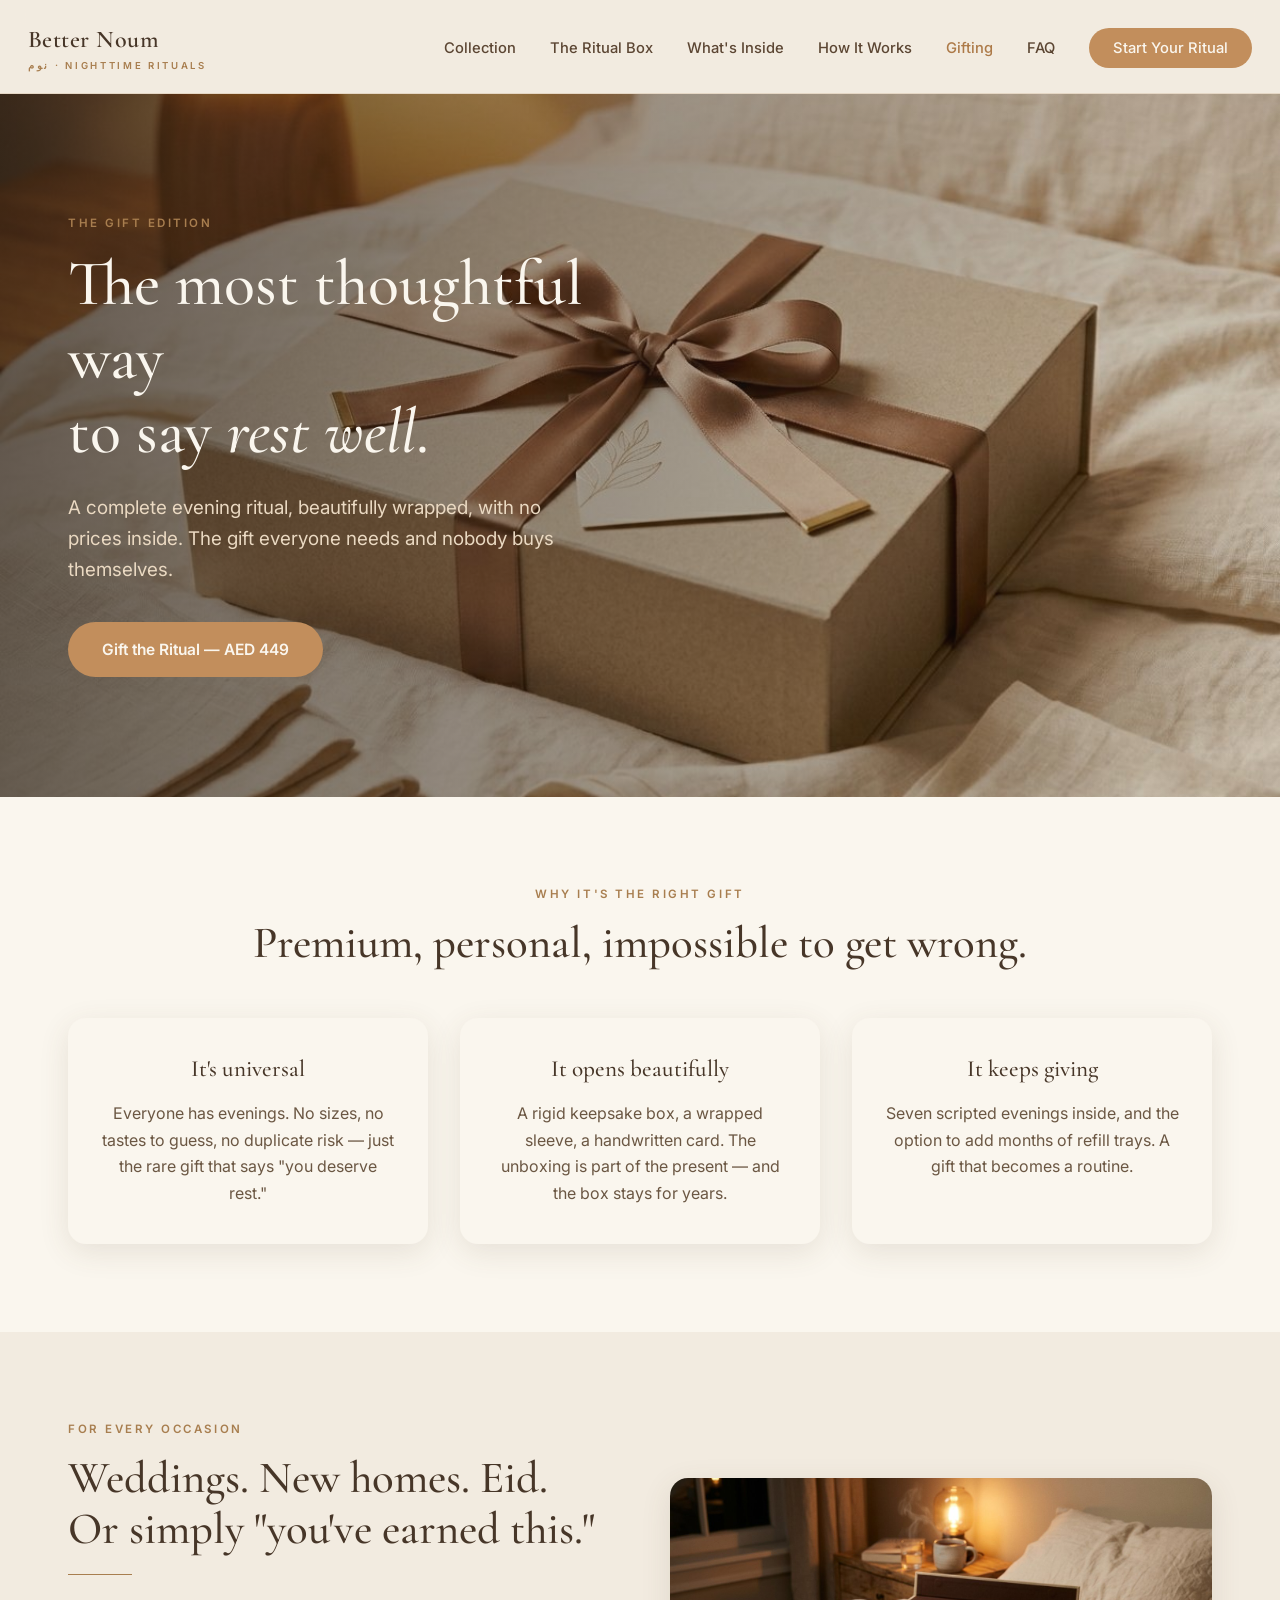
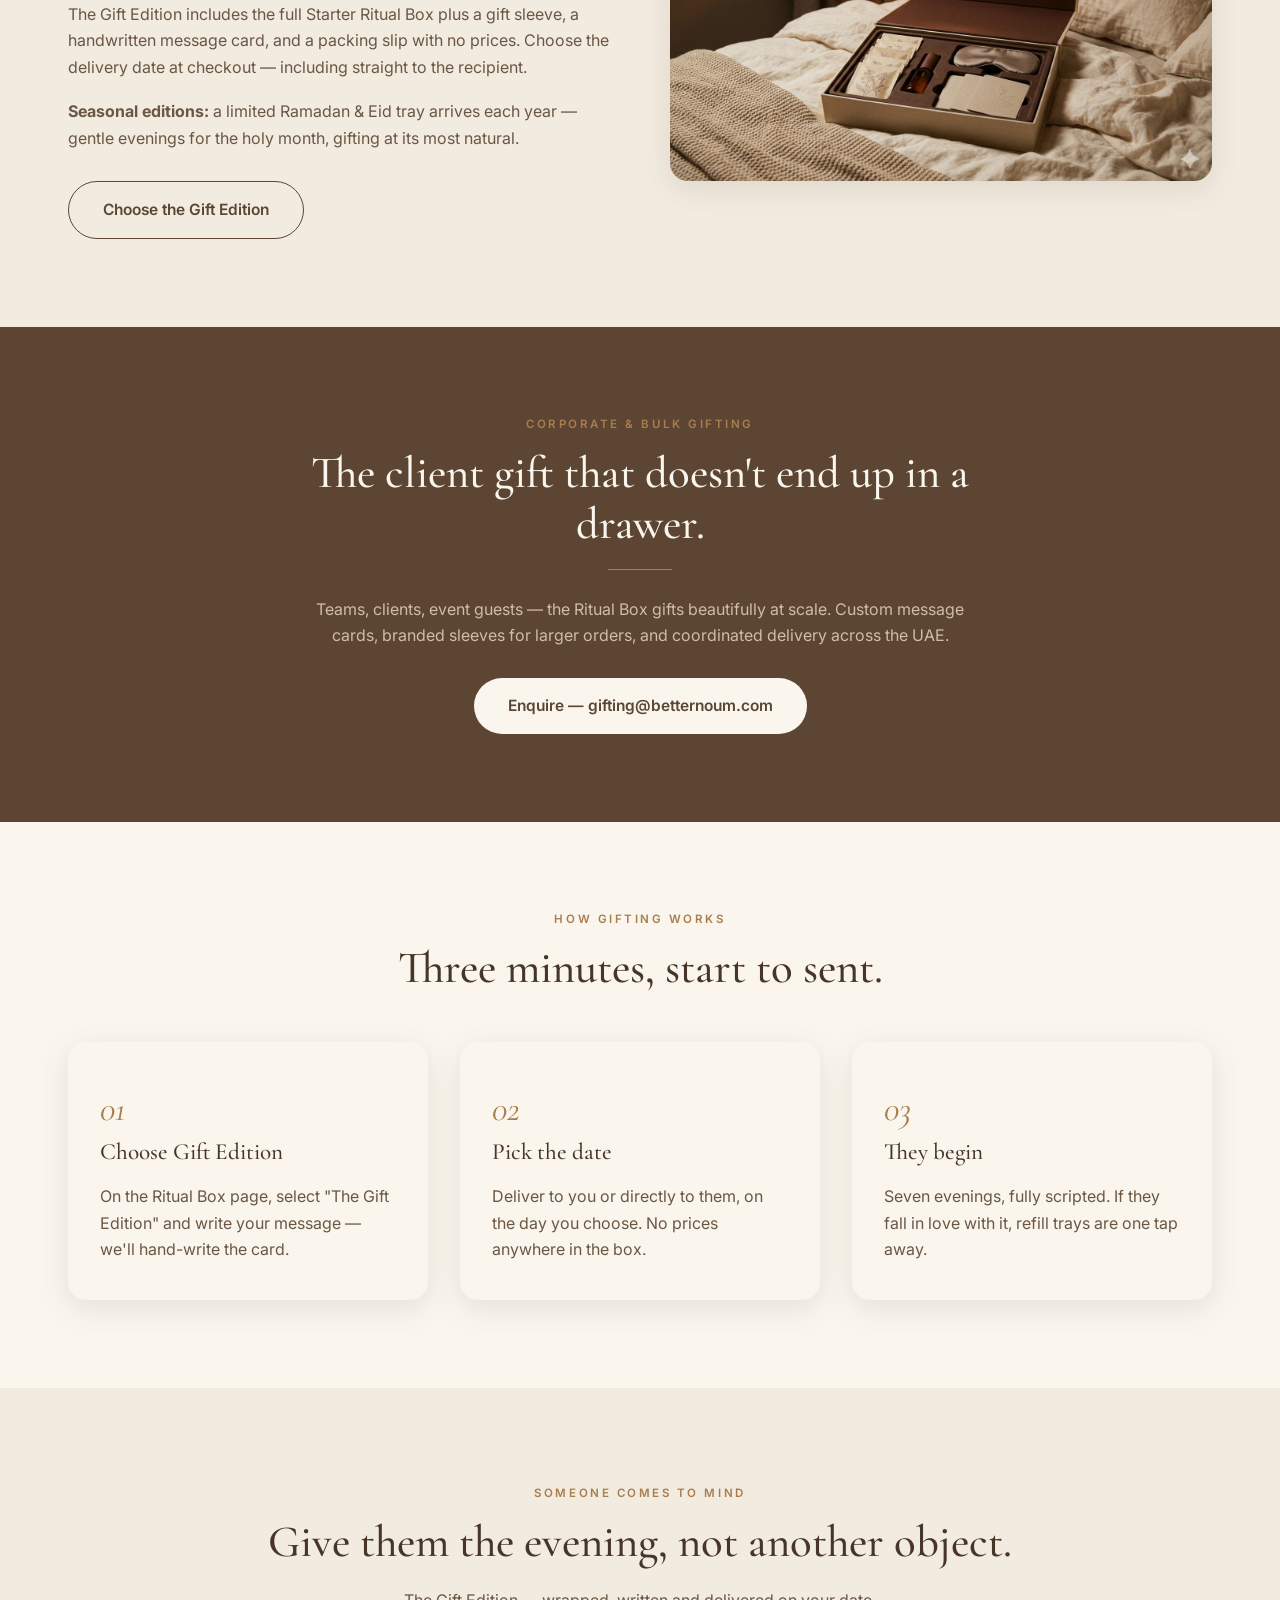
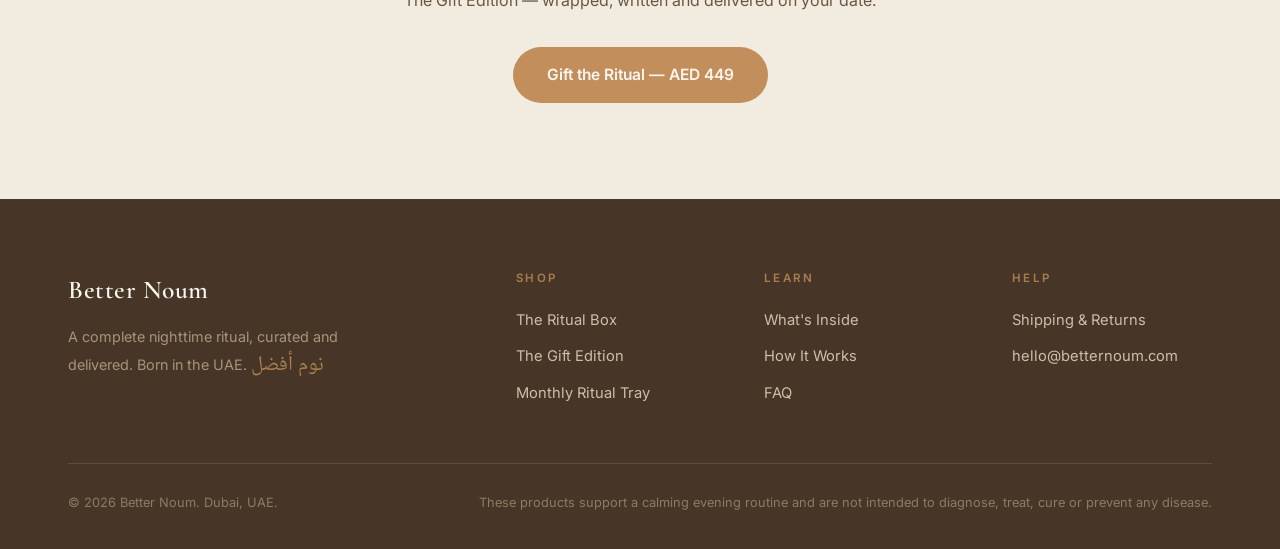
<file: gifting.html>
<!DOCTYPE html>
<html lang="en">
<head>
<meta charset="UTF-8">
<meta name="viewport" content="width=device-width, initial-scale=1.0">
<title>Gifting — Better Noum Ritual Box | The Gift of a Better Evening</title>
<meta name="description" content="The Better Noum Gift Edition: a complete nighttime ritual, beautifully wrapped with no prices inside. Weddings, Eid, new homes and corporate gifting in the UAE.">
<link rel="stylesheet" href="styles.css">
</head>
<body>

<header>
  <nav class="nav">
    <a class="logo" href="index.html">Better Noum<small>نوم · Nighttime Rituals</small></a>
    <button class="menu-btn" aria-label="Menu">☰</button>
    <ul class="nav-links">
      <li><a href="collection.html">Collection</a></li>
      <li><a href="ritual-box.html">The Ritual Box</a></li>
      <li><a href="whats-inside.html">What's Inside</a></li>
      <li><a href="how-it-works.html">How It Works</a></li>
      <li><a class="active" href="gifting.html">Gifting</a></li>
      <li><a href="faq.html">FAQ</a></li>
      <li><a class="nav-cta" href="ritual-box.html">Start Your Ritual</a></li>
    </ul>
  </nav>
</header>

<section class="hero" style="min-height:70vh">
  <img class="hero-img" src="gift.jpg" alt="The Ritual Box wrapped with a bronze ribbon" data-fallback>
  <div class="hero-overlay"></div>
  <div class="hero-content">
    <span class="eyebrow">The Gift Edition</span>
    <h1>The most thoughtful way<br>to say <em>rest well</em>.</h1>
    <p class="lead">A complete evening ritual, beautifully wrapped, with no prices inside. The gift everyone needs and nobody buys themselves.</p>
    <a class="btn btn-primary" href="ritual-box.html">Gift the Ritual — AED 449</a>
  </div>
</section>

<!-- WHY IT GIFTS WELL -->
<section class="band-cream">
  <div class="container center">
    <span class="eyebrow">Why it's the right gift</span>
    <h2>Premium, personal, impossible to get wrong.</h2>
    <div class="grid-3 mt-4">
      <div class="card">
        <h3>It's universal</h3>
        <p class="mt-2">Everyone has evenings. No sizes, no tastes to guess, no duplicate risk — just the rare gift that says "you deserve rest."</p>
      </div>
      <div class="card">
        <h3>It opens beautifully</h3>
        <p class="mt-2">A rigid keepsake box, a wrapped sleeve, a handwritten card. The unboxing is part of the present — and the box stays for years.</p>
      </div>
      <div class="card">
        <h3>It keeps giving</h3>
        <p class="mt-2">Seven scripted evenings inside, and the option to add months of refill trays. A gift that becomes a routine.</p>
      </div>
    </div>
  </div>
</section>

<!-- OCCASIONS -->
<section>
  <div class="container grid-2">
    <div>
      <span class="eyebrow">For every occasion</span>
      <h2>Weddings. New homes. Eid.<br>Or simply "you've earned this."</h2>
      <div class="hairline"></div>
      <p>The Gift Edition includes the full Starter Ritual Box plus a gift sleeve, a handwritten message card, and a packing slip with no prices. Choose the delivery date at checkout — including straight to the recipient.</p>
      <p class="mt-2"><strong>Seasonal editions:</strong> a limited Ramadan & Eid tray arrives each year — gentle evenings for the holy month, gifting at its most natural.</p>
      <a class="btn btn-outline mt-3" href="ritual-box.html">Choose the Gift Edition</a>
    </div>
    <div>
      <img class="photo" src="hero.jpg" alt="The open Ritual Box on a bed at night" data-fallback data-h="420">
    </div>
  </div>
</section>

<!-- CORPORATE -->
<section class="band-cocoa">
  <div class="container center" style="max-width:740px">
    <span class="eyebrow">Corporate & bulk gifting</span>
    <h2>The client gift that doesn't end up in a drawer.</h2>
    <div class="hairline center"></div>
    <p>Teams, clients, event guests — the Ritual Box gifts beautifully at scale. Custom message cards, branded sleeves for larger orders, and coordinated delivery across the UAE.</p>
    <a class="btn btn-light mt-3" href="mailto:gifting@betternoum.com">Enquire — gifting@betternoum.com</a>
  </div>
</section>

<!-- HOW GIFT WORKS -->
<section class="band-cream">
  <div class="container">
    <div class="center"><span class="eyebrow">How gifting works</span><h2>Three minutes, start to sent.</h2></div>
    <div class="grid-3 mt-4">
      <div class="card">
        <div class="step-num">01</div>
        <h3>Choose Gift Edition</h3>
        <p class="mt-2">On the Ritual Box page, select "The Gift Edition" and write your message — we'll hand-write the card.</p>
      </div>
      <div class="card">
        <div class="step-num">02</div>
        <h3>Pick the date</h3>
        <p class="mt-2">Deliver to you or directly to them, on the day you choose. No prices anywhere in the box.</p>
      </div>
      <div class="card">
        <div class="step-num">03</div>
        <h3>They begin</h3>
        <p class="mt-2">Seven evenings, fully scripted. If they fall in love with it, refill trays are one tap away.</p>
      </div>
    </div>
  </div>
</section>

<section class="cta-banner">
  <span class="eyebrow">Someone comes to mind</span>
  <h2>Give them the evening, not another object.</h2>
  <p>The Gift Edition — wrapped, written and delivered on your date.</p>
  <a class="btn btn-primary" href="ritual-box.html">Gift the Ritual — AED 449</a>
</section>

<footer>
  <div class="container">
    <div class="footer-grid">
      <div class="footer-brand">
        <a class="logo" href="index.html">Better Noum</a>
        <p>A complete nighttime ritual, curated and delivered. Born in the UAE. <span class="ar-mark">نوم أفضل</span></p>
      </div>
      <div>
        <h4>Shop</h4>
        <ul>
          <li><a href="ritual-box.html">The Ritual Box</a></li>
          <li><a href="gifting.html">The Gift Edition</a></li>
          <li><a href="how-it-works.html#refills">Monthly Ritual Tray</a></li>
        </ul>
      </div>
      <div>
        <h4>Learn</h4>
        <ul>
          <li><a href="whats-inside.html">What's Inside</a></li>
          <li><a href="how-it-works.html">How It Works</a></li>
          <li><a href="faq.html">FAQ</a></li>
        </ul>
      </div>
      <div>
        <h4>Help</h4>
        <ul>
          <li><a href="faq.html#shipping">Shipping & Returns</a></li>
          <li><a href="mailto:hello@betternoum.com">hello@betternoum.com</a></li>
        </ul>
      </div>
    </div>
    <div class="footer-bottom">
      <span>© 2026 Better Noum. Dubai, UAE.</span>
      <span>These products support a calming evening routine and are not intended to diagnose, treat, cure or prevent any disease.</span>
    </div>
  </div>
</footer>

<script src="site.js"></script>
</body>
</html>
</file>
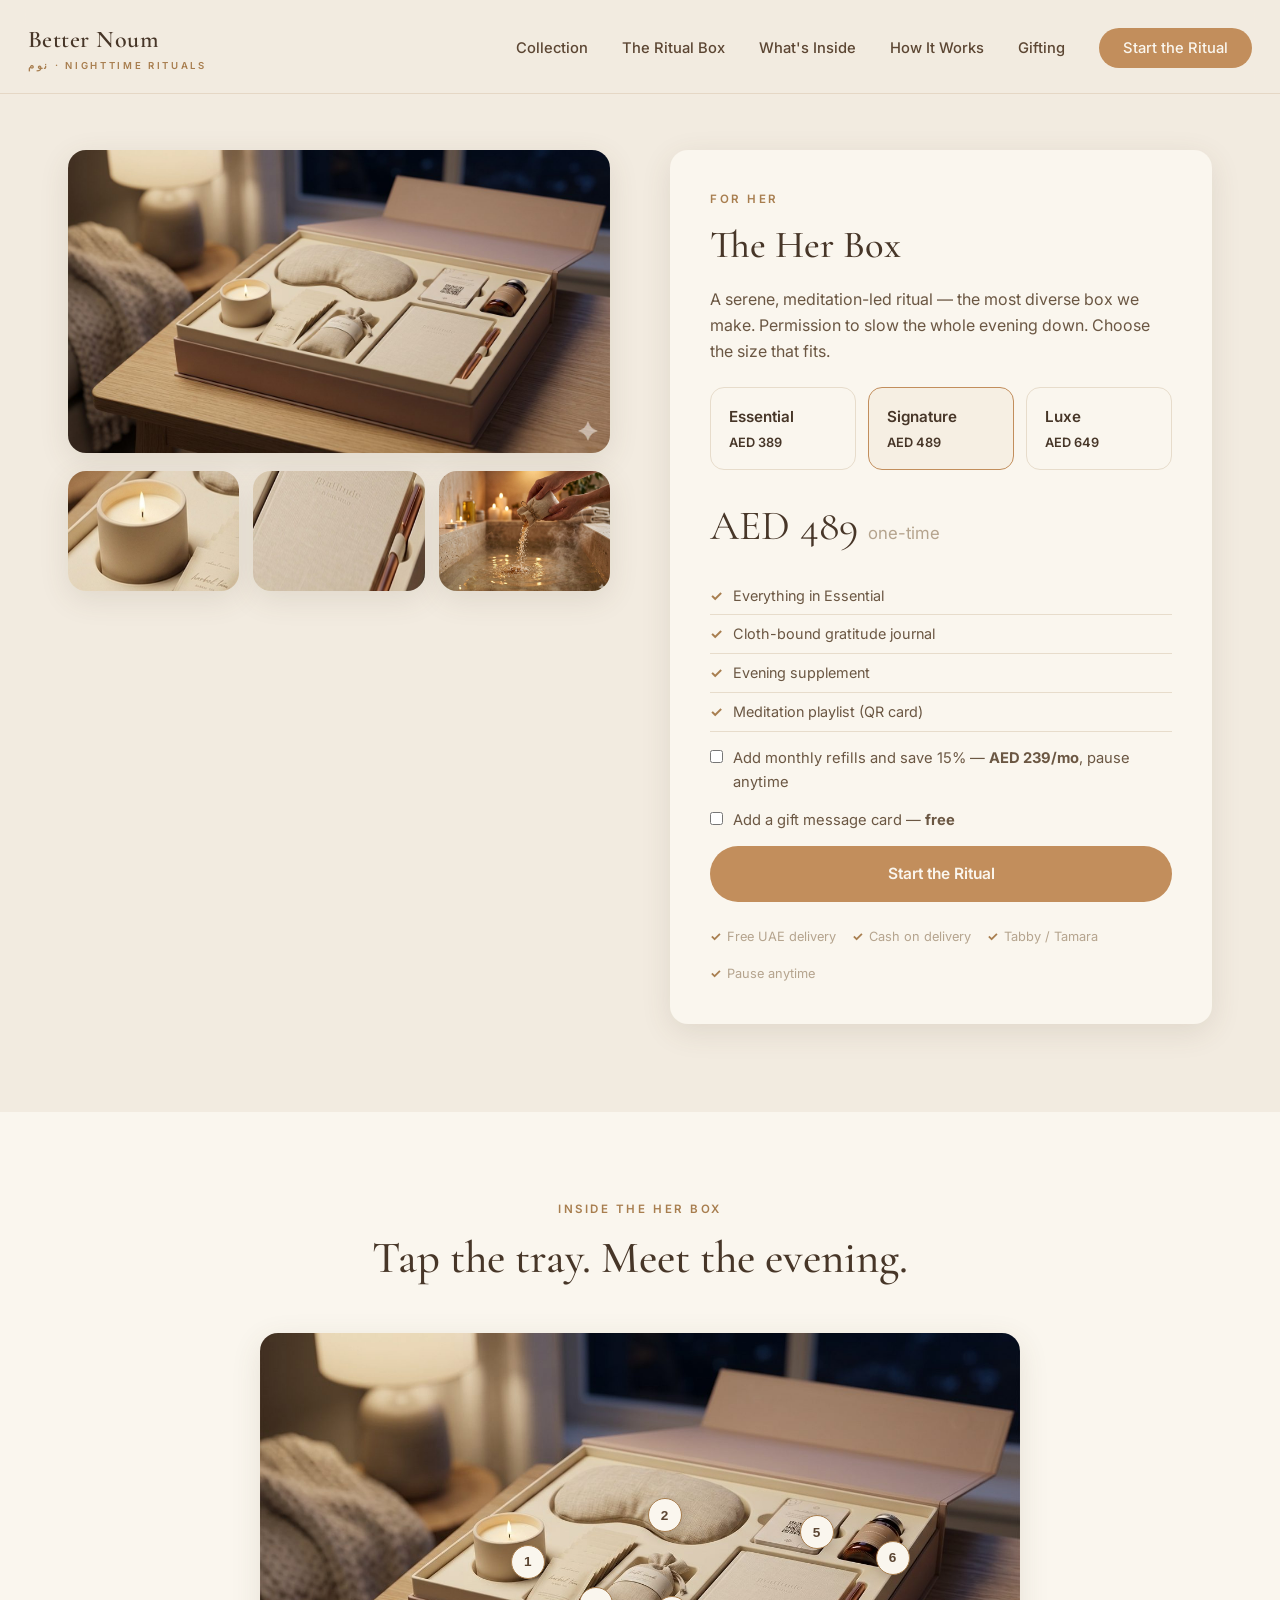
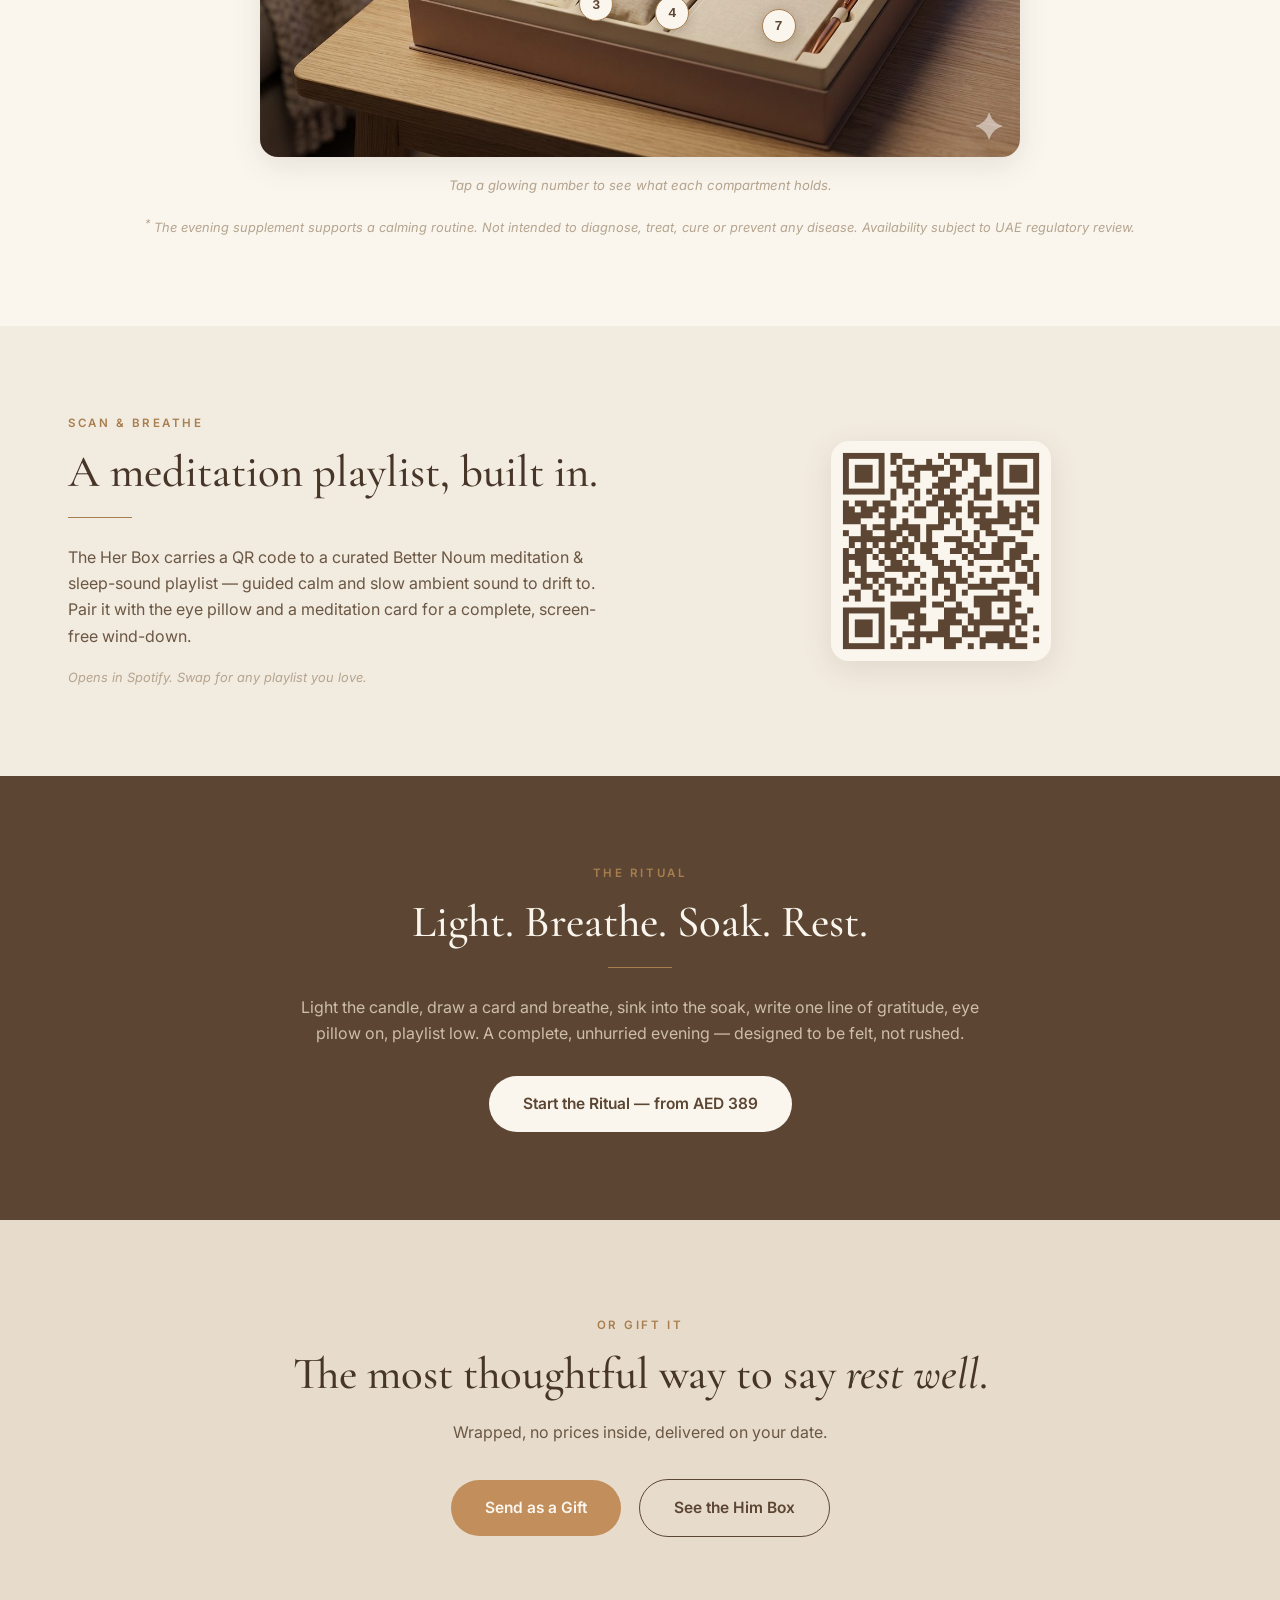
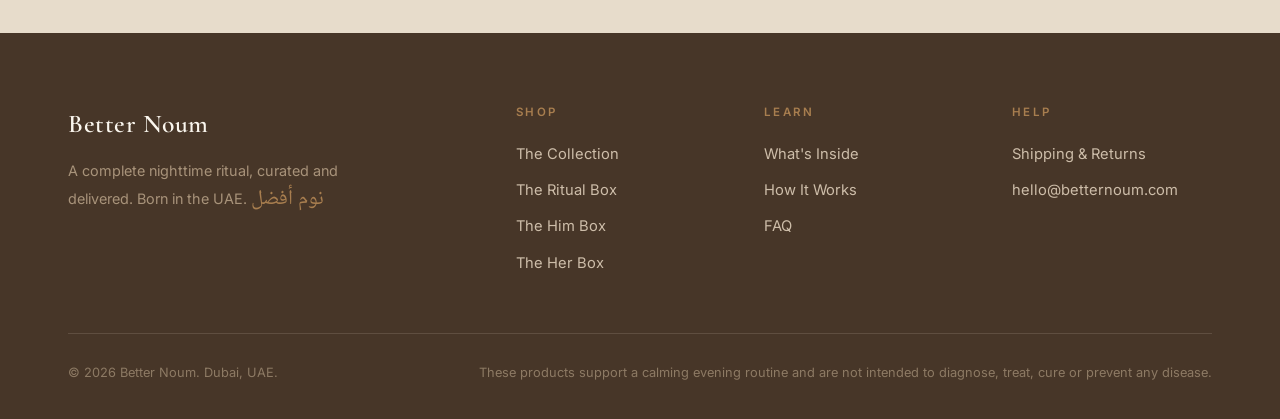
<file: her-box.html>
<!DOCTYPE html>
<html lang="en">
<head>
<meta charset="UTF-8">
<meta name="viewport" content="width=device-width, initial-scale=1.0">
<title>The Her Box — Better Noum | A Meditation-Led Nighttime Ritual</title>
<meta name="description" content="The Her Box: a serene, meditation-led wind-down — scented candle, silk eye pillow, calming teas, a soak, meditation cards, a gratitude journal, supplement and a meditation playlist.">
<link rel="stylesheet" href="styles.css">
</head>
<body>

<header>
  <nav class="nav">
    <a class="logo" href="index.html">Better Noum<small>نوم · Nighttime Rituals</small></a>
    <button class="menu-btn" aria-label="Menu">☰</button>
    <ul class="nav-links">
      <li><a href="collection.html">Collection</a></li>
      <li><a href="ritual-box.html">The Ritual Box</a></li>
      <li><a href="whats-inside.html">What's Inside</a></li>
      <li><a href="how-it-works.html">How It Works</a></li>
      <li><a href="gifting.html">Gifting</a></li>
      <li><a class="nav-cta" href="#buy">Start the Ritual</a></li>
    </ul>
  </nav>
</header>

<!-- GALLERY + BUY -->
<section id="buy" style="padding-top:56px">
  <div class="container grid-2" style="align-items:start">
    <div>
      <img class="photo" src="her-box.jpg" alt="The Her Box, open at night" data-fallback data-h="400">
      <div class="gallery-thumbs">
        <img class="photo" src="candle.jpg" alt="Scented candle" data-fallback data-h="120">
        <img class="photo" src="journal.jpg" alt="Gratitude journal" data-fallback data-h="120">
        <img class="photo" src="step-water.jpg" alt="Bath soak" data-fallback data-h="120">
      </div>
    </div>
    <div class="buy-panel">
      <span class="eyebrow">For her</span>
      <h1 style="font-size:2.4rem">The Her Box</h1>
      <p class="mt-2">A serene, meditation-led ritual — the most diverse box we make. Permission to slow the whole evening down. Choose the size that fits.</p>
      <div class="option-toggle" data-price="her-price" data-feats="her-feats">
        <div class="option" data-price="AED 389 <small>one-time</small>" data-feats="<li>Keepsake box, built to stay</li><li>Lavender-cedar scented candle</li><li>Calming teas and a single-soak bath salt</li><li>Silk eye pillow</li><li>Seven meditation cards</li>">
          <div class="o-title">Essential</div>
          <div class="o-sub">AED 389</div>
        </div>
        <div class="option selected" data-price="AED 489 <small>one-time</small>" data-feats="<li>Everything in Essential</li><li>Cloth-bound gratitude journal</li><li>Evening supplement</li><li>Meditation playlist (QR card)</li>">
          <div class="o-title">Signature</div>
          <div class="o-sub">AED 489</div>
        </div>
        <div class="option" data-price="AED 649 <small>one-time</small>" data-feats="<li>Everything in Signature</li><li>Deluxe double-burn candle</li><li>Premium silk eye-pillow set</li><li>First monthly refill tray included</li><li>Gift-wrapped sleeve and card</li>">
          <div class="o-title">Luxe</div>
          <div class="o-sub">AED 649</div>
        </div>
      </div>
      <div class="price" id="her-price">AED 489 <small>one-time</small></div>
      <ul class="tier-feats" id="her-feats"><li>Everything in Essential</li><li>Cloth-bound gratitude journal</li><li>Evening supplement</li><li>Meditation playlist (QR card)</li></ul>
      <label class="addon-check">
        <input type="checkbox">
        <span>Add monthly refills and save 15% — <strong>AED 239/mo</strong>, pause anytime</span>
      </label>
      <label class="addon-check">
        <input type="checkbox" class="msg-toggle">
        <span>Add a gift message card — <strong>free</strong></span>
      </label>
      <div class="msg-field" hidden>
        <textarea class="msg-text" maxlength="200" rows="3" placeholder="Write your note — we will hand-letter it on a card (up to 200 characters)."></textarea>
        <span class="msg-count">0 / 200</span>
      </div>
      <a class="btn btn-primary" style="width:100%;text-align:center" href="#">Start the Ritual</a>
      <div class="trust-row">
        <span>Free UAE delivery</span><span>Cash on delivery</span><span>Tabby / Tamara</span><span>Pause anytime</span>
      </div>
    </div>
  </div>
</section>

<!-- INSIDE · interactive tray -->
<section class="band-cream">
  <div class="container center">
    <span class="eyebrow">Inside the Her Box</span>
    <h2>Tap the tray. Meet the evening.</h2>
    <div class="tray-wrap">
      <img class="photo" src="her-box.jpg" alt="The Her Box, open" data-fallback data-h="460">
      <button class="hotspot" style="top:50%;left:33%" data-step="Light" data-title="Scented candle" data-img="candle.jpg" data-text="A soft lavender-cedar candle to open the evening. Light it first — the signal that the day is done.">1</button>
      <button class="hotspot" style="top:39%;left:51%" data-step="Rest" data-title="Silk eye pillow" data-text="Gently weighted and lavender-scented. Rest it over the eyes at the very end and exhale.">2</button>
      <button class="hotspot" style="top:60%;left:42%" data-step="Sip" data-title="Calming teas" data-img="step-cup.jpg" data-text="Seven caffeine-free herbal blends — chamomile, botanicals and warmth to begin each evening.">3</button>
      <button class="hotspot" style="top:62%;left:52%" data-step="Soak" data-title="Bath soak" data-img="step-water.jpg" data-text="A single-soak dose of mineral bath salts for the warm-water step. No tub? A foot soak counts.">4</button>
      <button class="hotspot" style="top:43%;left:71%" data-step="Breathe" data-title="Meditation cards &amp; playlist" data-img="spotify-qr.png" data-text="Seven guided meditation and breathwork cards, plus a QR code to the Better Noum meditation playlist — no app, no screen.">5</button>
      <button class="hotspot" style="top:49%;left:81%" data-step="Support" data-title="Evening supplement" data-img="supplement.jpg" data-text="An all-in-one capsule with magnesium, GABA and 5-HTP to support a calming evening routine.*">6</button>
      <button class="hotspot" style="top:65%;left:66%" data-step="Close" data-title="Gratitude journal" data-img="journal.jpg" data-text="A cloth-bound journal with three nightly prompts — close the day with something kind.">7</button>
    </div>
    <p class="hotspot-hint">Tap a glowing number to see what each compartment holds.</p>
    <p class="note mt-2"><sup>*</sup> The evening supplement supports a calming routine. Not intended to diagnose, treat, cure or prevent any disease. Availability subject to UAE regulatory review.</p>
  </div>
</section>

<!-- MEDITATION + PLAYLIST -->
<section>
  <div class="container grid-2">
    <div>
      <span class="eyebrow">Scan &amp; breathe</span>
      <h2>A meditation playlist, built in.</h2>
      <div class="hairline"></div>
      <p>The Her Box carries a QR code to a curated Better Noum meditation &amp; sleep-sound playlist — guided calm and slow ambient sound to drift to. Pair it with the eye pillow and a meditation card for a complete, screen-free wind-down.</p>
      <p class="note mt-2">Opens in Spotify. Swap for any playlist you love.</p>
    </div>
    <div class="center">
      <img class="photo" src="spotify-qr.png" alt="Spotify meditation playlist QR code" data-fallback data-h="220" style="width:220px;margin:0 auto">
    </div>
  </div>
</section>

<!-- ROUTINE -->
<section class="band-cocoa">
  <div class="container center" style="max-width:760px">
    <span class="eyebrow">The ritual</span>
    <h2>Light. Breathe. Soak. Rest.</h2>
    <div class="hairline center"></div>
    <p>Light the candle, draw a card and breathe, sink into the soak, write one line of gratitude, eye pillow on, playlist low. A complete, unhurried evening — designed to be felt, not rushed.</p>
    <a class="btn btn-light mt-3" href="#buy">Start the Ritual — from AED 389</a>
  </div>
</section>

<section class="cta-banner band-beige">
  <span class="eyebrow">Or gift it</span>
  <h2>The most thoughtful way to say <em>rest well</em>.</h2>
  <p>Wrapped, no prices inside, delivered on your date.</p>
  <a class="btn btn-primary" href="gifting.html">Send as a Gift</a>
  <a class="btn btn-outline" style="margin-left:14px" href="him-box.html">See the Him Box</a>
</section>

<footer>
  <div class="container">
    <div class="footer-grid">
      <div class="footer-brand">
        <a class="logo" href="index.html">Better Noum</a>
        <p>A complete nighttime ritual, curated and delivered. Born in the UAE. <span class="ar-mark">نوم أفضل</span></p>
      </div>
      <div>
        <h4>Shop</h4>
        <ul>
          <li><a href="collection.html">The Collection</a></li>
          <li><a href="ritual-box.html">The Ritual Box</a></li>
          <li><a href="him-box.html">The Him Box</a></li>
          <li><a href="her-box.html">The Her Box</a></li>
        </ul>
      </div>
      <div>
        <h4>Learn</h4>
        <ul>
          <li><a href="whats-inside.html">What's Inside</a></li>
          <li><a href="how-it-works.html">How It Works</a></li>
          <li><a href="faq.html">FAQ</a></li>
        </ul>
      </div>
      <div>
        <h4>Help</h4>
        <ul>
          <li><a href="faq.html#shipping">Shipping & Returns</a></li>
          <li><a href="mailto:hello@betternoum.com">hello@betternoum.com</a></li>
        </ul>
      </div>
    </div>
    <div class="footer-bottom">
      <span>© 2026 Better Noum. Dubai, UAE.</span>
      <span>These products support a calming evening routine and are not intended to diagnose, treat, cure or prevent any disease.</span>
    </div>
  </div>
</footer>

<script src="site.js"></script>
</body>
</html>
</file>
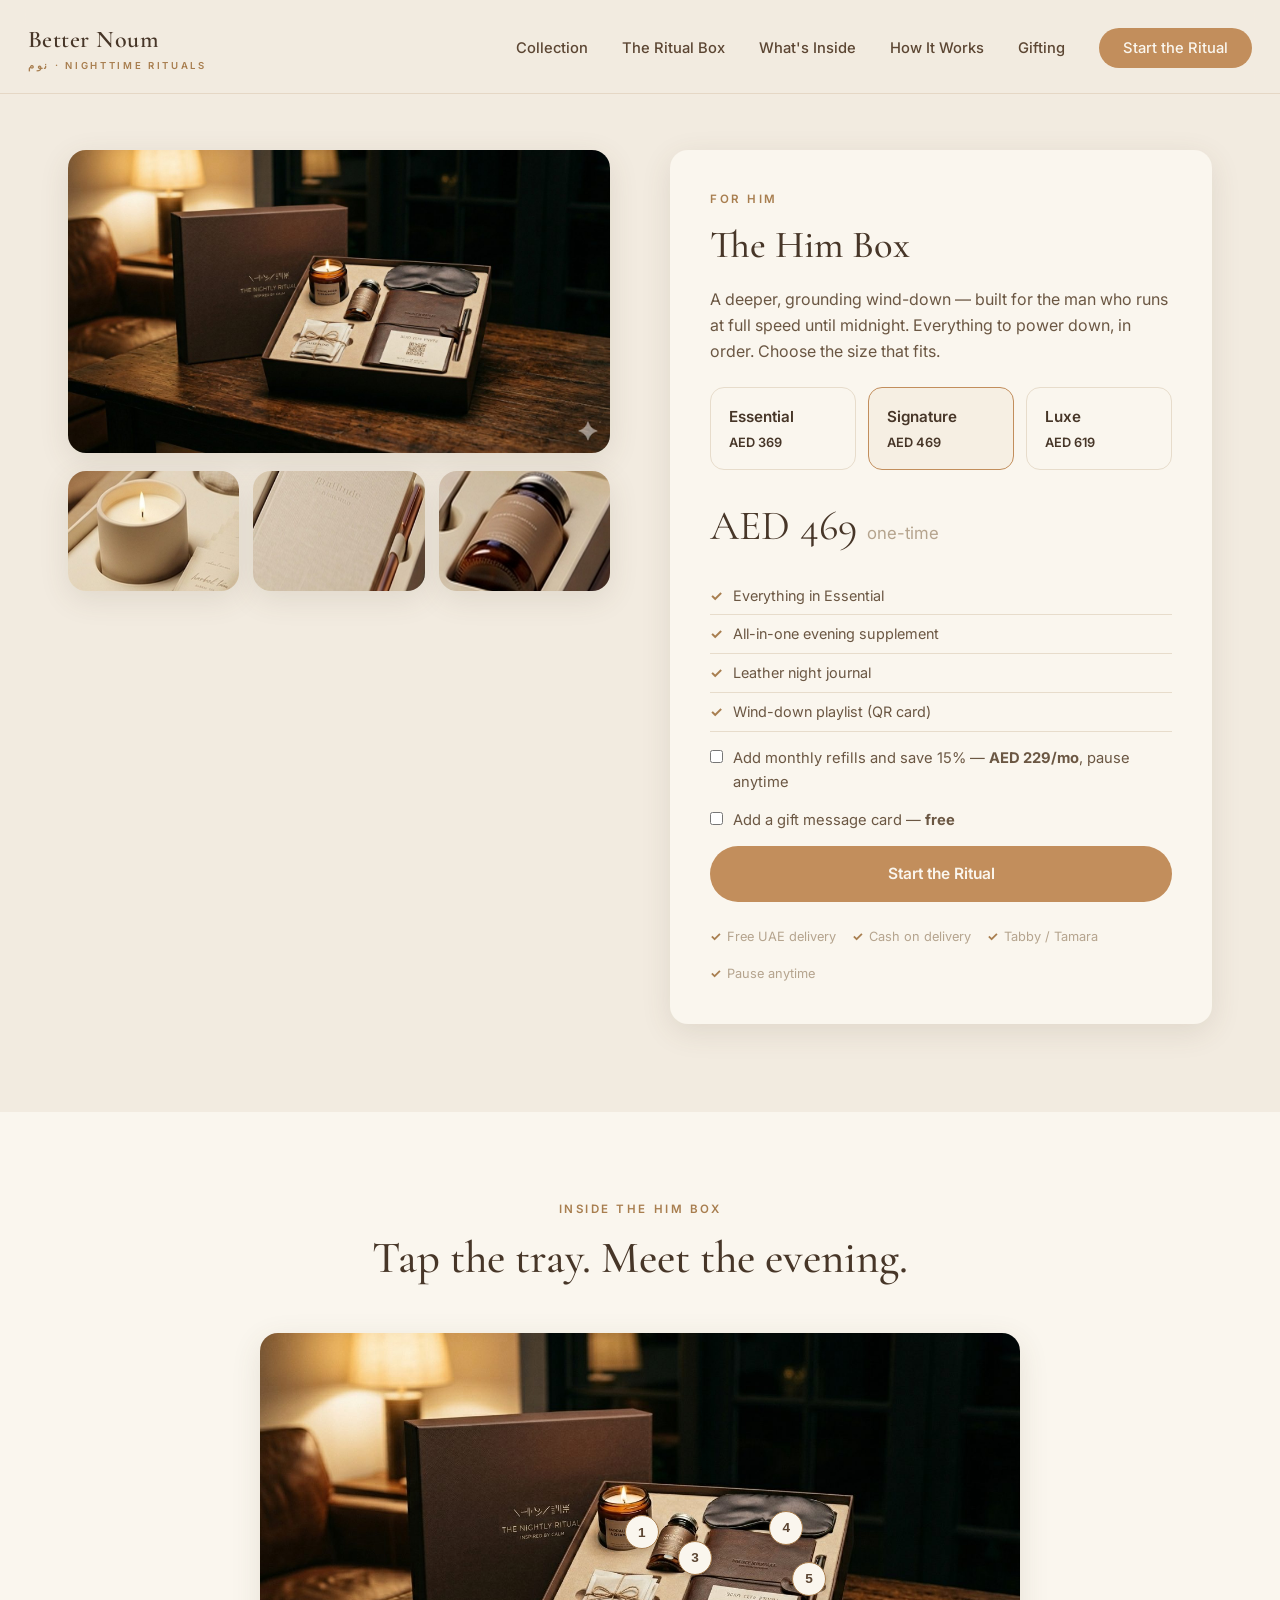
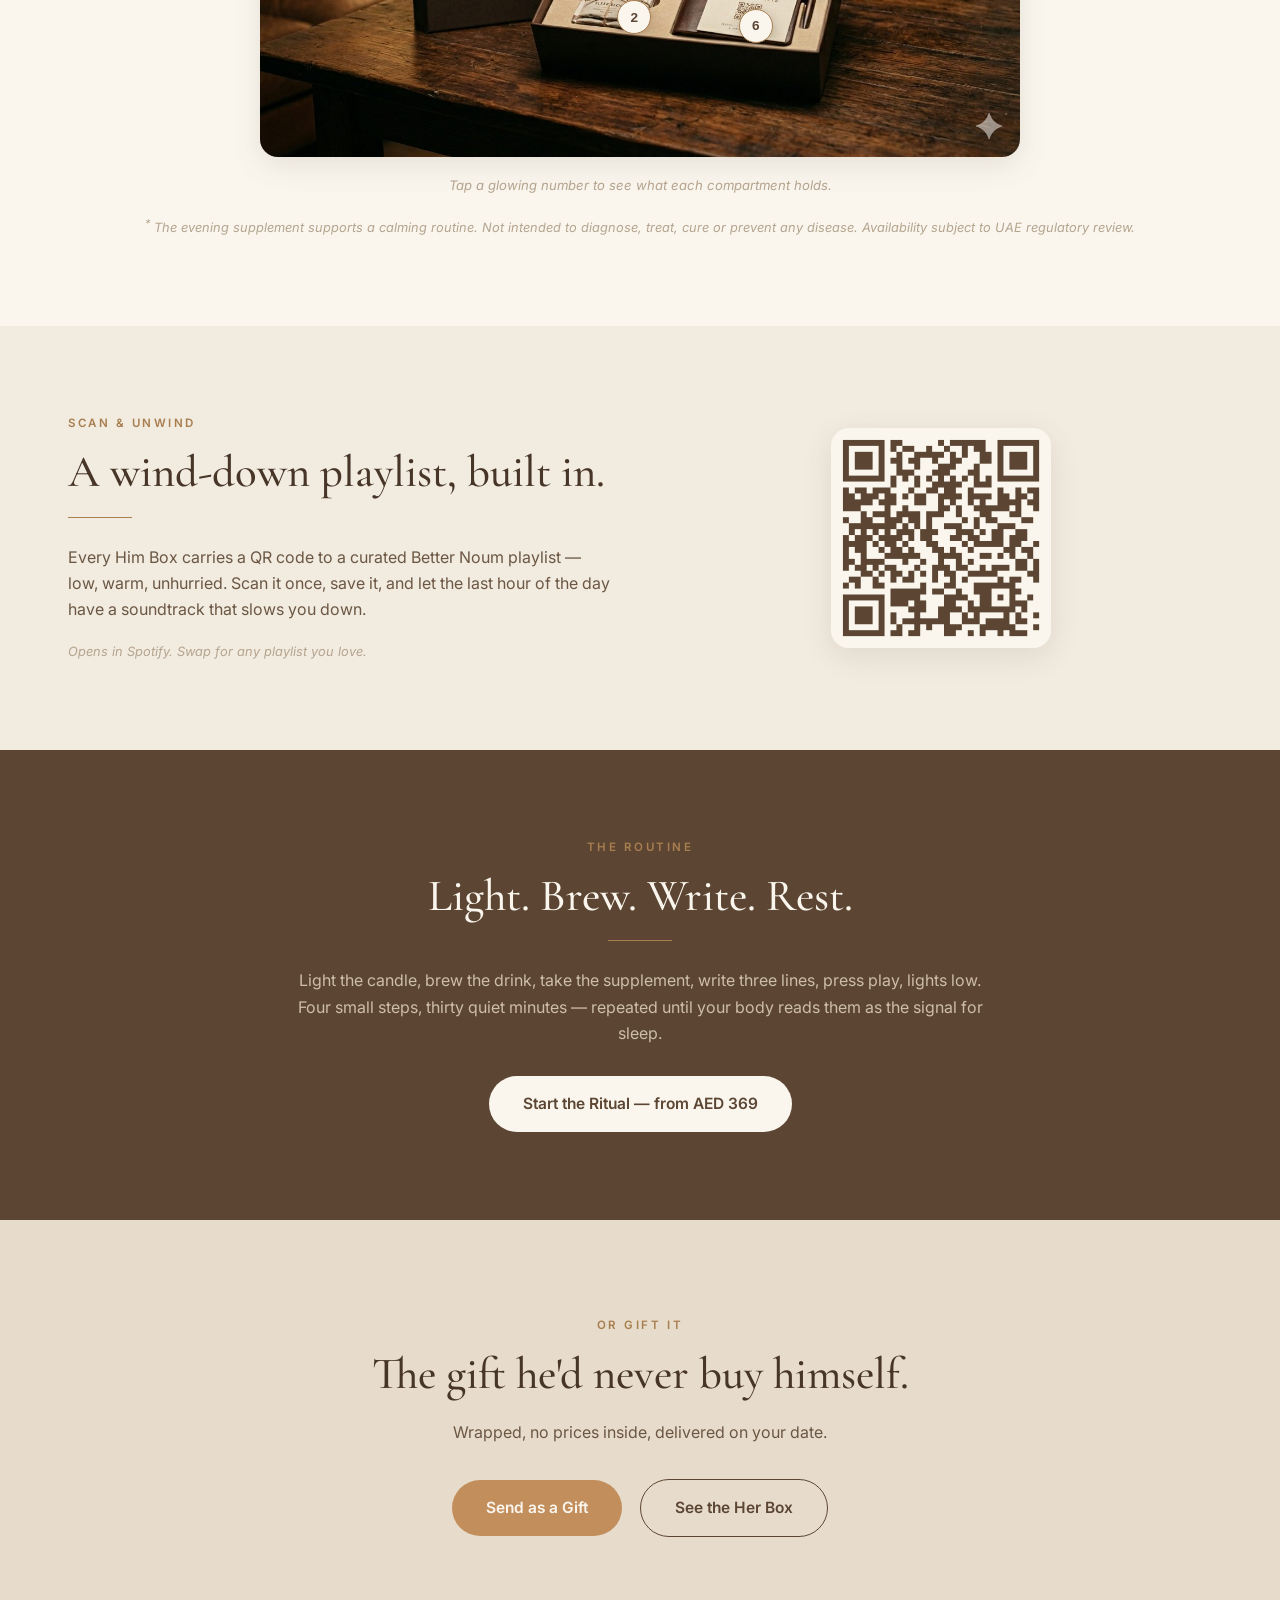
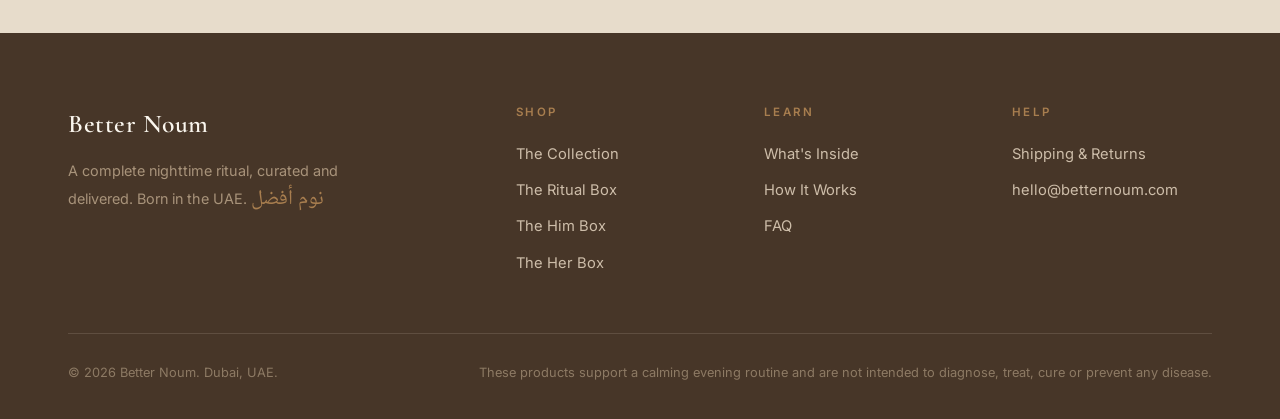
<file: him-box.html>
<!DOCTYPE html>
<html lang="en">
<head>
<meta charset="UTF-8">
<meta name="viewport" content="width=device-width, initial-scale=1.0">
<title>The Him Box — Better Noum | A Grounding Nighttime Ritual</title>
<meta name="description" content="The Him Box: a deeper, grounding wind-down ritual — cedar-amber candle, sleep capsules, an all-in-one evening supplement, a leather night journal and a wind-down playlist.">
<link rel="stylesheet" href="styles.css">
</head>
<body>

<header>
  <nav class="nav">
    <a class="logo" href="index.html">Better Noum<small>نوم · Nighttime Rituals</small></a>
    <button class="menu-btn" aria-label="Menu">☰</button>
    <ul class="nav-links">
      <li><a href="collection.html">Collection</a></li>
      <li><a href="ritual-box.html">The Ritual Box</a></li>
      <li><a href="whats-inside.html">What's Inside</a></li>
      <li><a href="how-it-works.html">How It Works</a></li>
      <li><a href="gifting.html">Gifting</a></li>
      <li><a class="nav-cta" href="#buy">Start the Ritual</a></li>
    </ul>
  </nav>
</header>

<!-- GALLERY + BUY -->
<section id="buy" style="padding-top:56px">
  <div class="container grid-2" style="align-items:start">
    <div>
      <img class="photo" src="him-box.jpg" alt="The Him Box, open on an oak table at night" data-fallback data-h="400">
      <div class="gallery-thumbs">
        <img class="photo" src="candle.jpg" alt="Cedar-amber candle" data-fallback data-h="120">
        <img class="photo" src="journal.jpg" alt="Leather night journal" data-fallback data-h="120">
        <img class="photo" src="supplement.jpg" alt="Evening supplement" data-fallback data-h="120">
      </div>
    </div>
    <div class="buy-panel">
      <span class="eyebrow">For him</span>
      <h1 style="font-size:2.4rem">The Him Box</h1>
      <p class="mt-2">A deeper, grounding wind-down — built for the man who runs at full speed until midnight. Everything to power down, in order. Choose the size that fits.</p>
      <div class="option-toggle" data-price="him-price" data-feats="him-feats">
        <div class="option" data-price="AED 369 <small>one-time</small>" data-feats="<li>Keepsake box, built to stay</li><li>Cedar-amber candle</li><li>Sleep drink and capsules</li><li>Matte sleep mask</li><li>Seven ritual cards</li>">
          <div class="o-title">Essential</div>
          <div class="o-sub">AED 369</div>
        </div>
        <div class="option selected" data-price="AED 469 <small>one-time</small>" data-feats="<li>Everything in Essential</li><li>All-in-one evening supplement</li><li>Leather night journal</li><li>Wind-down playlist (QR card)</li>">
          <div class="o-title">Signature</div>
          <div class="o-sub">AED 469</div>
        </div>
        <div class="option" data-price="AED 619 <small>one-time</small>" data-feats="<li>Everything in Signature</li><li>Deluxe cedar-amber candle</li><li>Full-grain leather journal upgrade</li><li>First monthly refill tray included</li><li>Gift-wrapped sleeve and card</li>">
          <div class="o-title">Luxe</div>
          <div class="o-sub">AED 619</div>
        </div>
      </div>
      <div class="price" id="him-price">AED 469 <small>one-time</small></div>
      <ul class="tier-feats" id="him-feats"><li>Everything in Essential</li><li>All-in-one evening supplement</li><li>Leather night journal</li><li>Wind-down playlist (QR card)</li></ul>
      <label class="addon-check">
        <input type="checkbox">
        <span>Add monthly refills and save 15% — <strong>AED 229/mo</strong>, pause anytime</span>
      </label>
      <label class="addon-check">
        <input type="checkbox" class="msg-toggle">
        <span>Add a gift message card — <strong>free</strong></span>
      </label>
      <div class="msg-field" hidden>
        <textarea class="msg-text" maxlength="200" rows="3" placeholder="Write your note — we will hand-letter it on a card (up to 200 characters)."></textarea>
        <span class="msg-count">0 / 200</span>
      </div>
      <a class="btn btn-primary" style="width:100%;text-align:center" href="#">Start the Ritual</a>
      <div class="trust-row">
        <span>Free UAE delivery</span><span>Cash on delivery</span><span>Tabby / Tamara</span><span>Pause anytime</span>
      </div>
    </div>
  </div>
</section>

<!-- INSIDE · interactive tray -->
<section class="band-cream">
  <div class="container center">
    <span class="eyebrow">Inside the Him Box</span>
    <h2>Tap the tray. Meet the evening.</h2>
    <div class="tray-wrap">
      <img class="photo" src="him-box.jpg" alt="The Him Box, open" data-fallback data-h="460">
      <button class="hotspot" style="top:43%;left:48%" data-step="Light" data-title="Cedar-amber candle" data-img="candle.jpg" data-text="A warm, woody scent to mark the end of the day. Light it first — the signal that work is over.">1</button>
      <button class="hotspot" style="top:63%;left:47%" data-step="Brew" data-title="Sleep drink &amp; capsules" data-img="step-cup.jpg" data-text="Our caffeine-free nighttime blend plus easy sleep capsules — the same calming heart in every box.">2</button>
      <button class="hotspot" style="top:49%;left:55%" data-step="Support" data-title="Evening supplement" data-img="supplement.jpg" data-text="One all-in-one capsule with magnesium, GABA and 5-HTP, formulated to support a calming evening routine.*">3</button>
      <button class="hotspot" style="top:42%;left:67%" data-step="Rest" data-title="Sleep mask &amp; ritual cards" data-img="step-close.jpg" data-text="A matte sleep mask and seven cards that script the routine until it runs itself.">4</button>
      <button class="hotspot" style="top:54%;left:70%" data-step="Write" data-title="Leather night journal" data-img="journal.jpg" data-text="Three lines a night — close the open loops so your head hits the pillow quieter.">5</button>
      <button class="hotspot" style="top:65%;left:63%" data-step="Listen" data-title="Wind-down playlist" data-img="spotify-qr.png" data-text="Scan the card for a low, unhurried Better Noum playlist — sound to power down to.">6</button>
    </div>
    <p class="hotspot-hint">Tap a glowing number to see what each compartment holds.</p>
    <p class="note mt-2"><sup>*</sup> The evening supplement supports a calming routine. Not intended to diagnose, treat, cure or prevent any disease. Availability subject to UAE regulatory review.</p>
  </div>
</section>

<!-- PLAYLIST -->
<section>
  <div class="container grid-2">
    <div>
      <span class="eyebrow">Scan &amp; unwind</span>
      <h2>A wind-down playlist, built in.</h2>
      <div class="hairline"></div>
      <p>Every Him Box carries a QR code to a curated Better Noum playlist — low, warm, unhurried. Scan it once, save it, and let the last hour of the day have a soundtrack that slows you down.</p>
      <p class="note mt-2">Opens in Spotify. Swap for any playlist you love.</p>
    </div>
    <div class="center">
      <img class="photo" src="spotify-qr.png" alt="Spotify wind-down playlist QR code" data-fallback data-h="220" style="width:220px;margin:0 auto">
    </div>
  </div>
</section>

<!-- ROUTINE -->
<section class="band-cocoa">
  <div class="container center" style="max-width:760px">
    <span class="eyebrow">The routine</span>
    <h2>Light. Brew. Write. Rest.</h2>
    <div class="hairline center"></div>
    <p>Light the candle, brew the drink, take the supplement, write three lines, press play, lights low. Four small steps, thirty quiet minutes — repeated until your body reads them as the signal for sleep.</p>
    <a class="btn btn-light mt-3" href="#buy">Start the Ritual — from AED 369</a>
  </div>
</section>

<section class="cta-banner band-beige">
  <span class="eyebrow">Or gift it</span>
  <h2>The gift he'd never buy himself.</h2>
  <p>Wrapped, no prices inside, delivered on your date.</p>
  <a class="btn btn-primary" href="gifting.html">Send as a Gift</a>
  <a class="btn btn-outline" style="margin-left:14px" href="her-box.html">See the Her Box</a>
</section>

<footer>
  <div class="container">
    <div class="footer-grid">
      <div class="footer-brand">
        <a class="logo" href="index.html">Better Noum</a>
        <p>A complete nighttime ritual, curated and delivered. Born in the UAE. <span class="ar-mark">نوم أفضل</span></p>
      </div>
      <div>
        <h4>Shop</h4>
        <ul>
          <li><a href="collection.html">The Collection</a></li>
          <li><a href="ritual-box.html">The Ritual Box</a></li>
          <li><a href="him-box.html">The Him Box</a></li>
          <li><a href="her-box.html">The Her Box</a></li>
        </ul>
      </div>
      <div>
        <h4>Learn</h4>
        <ul>
          <li><a href="whats-inside.html">What's Inside</a></li>
          <li><a href="how-it-works.html">How It Works</a></li>
          <li><a href="faq.html">FAQ</a></li>
        </ul>
      </div>
      <div>
        <h4>Help</h4>
        <ul>
          <li><a href="faq.html#shipping">Shipping & Returns</a></li>
          <li><a href="mailto:hello@betternoum.com">hello@betternoum.com</a></li>
        </ul>
      </div>
    </div>
    <div class="footer-bottom">
      <span>© 2026 Better Noum. Dubai, UAE.</span>
      <span>These products support a calming evening routine and are not intended to diagnose, treat, cure or prevent any disease.</span>
    </div>
  </div>
</footer>

<script src="site.js"></script>
</body>
</html>
</file>
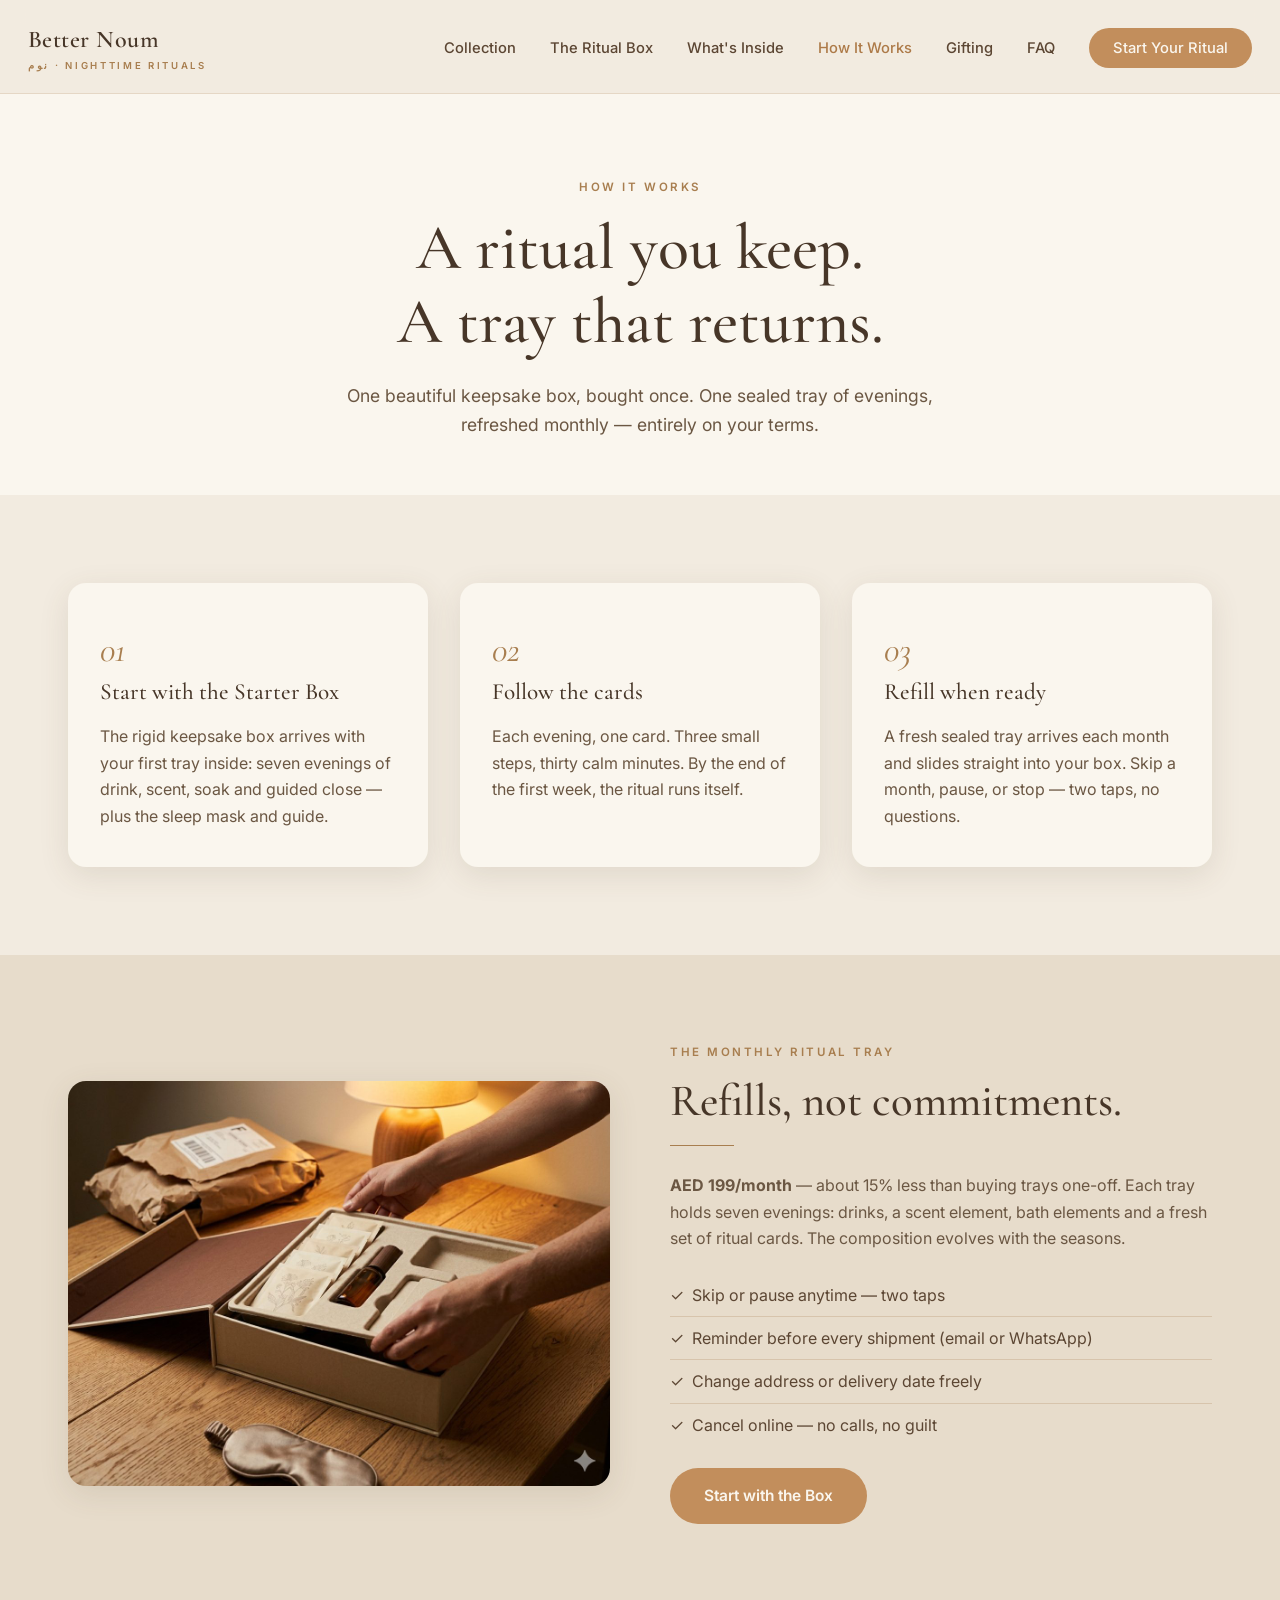
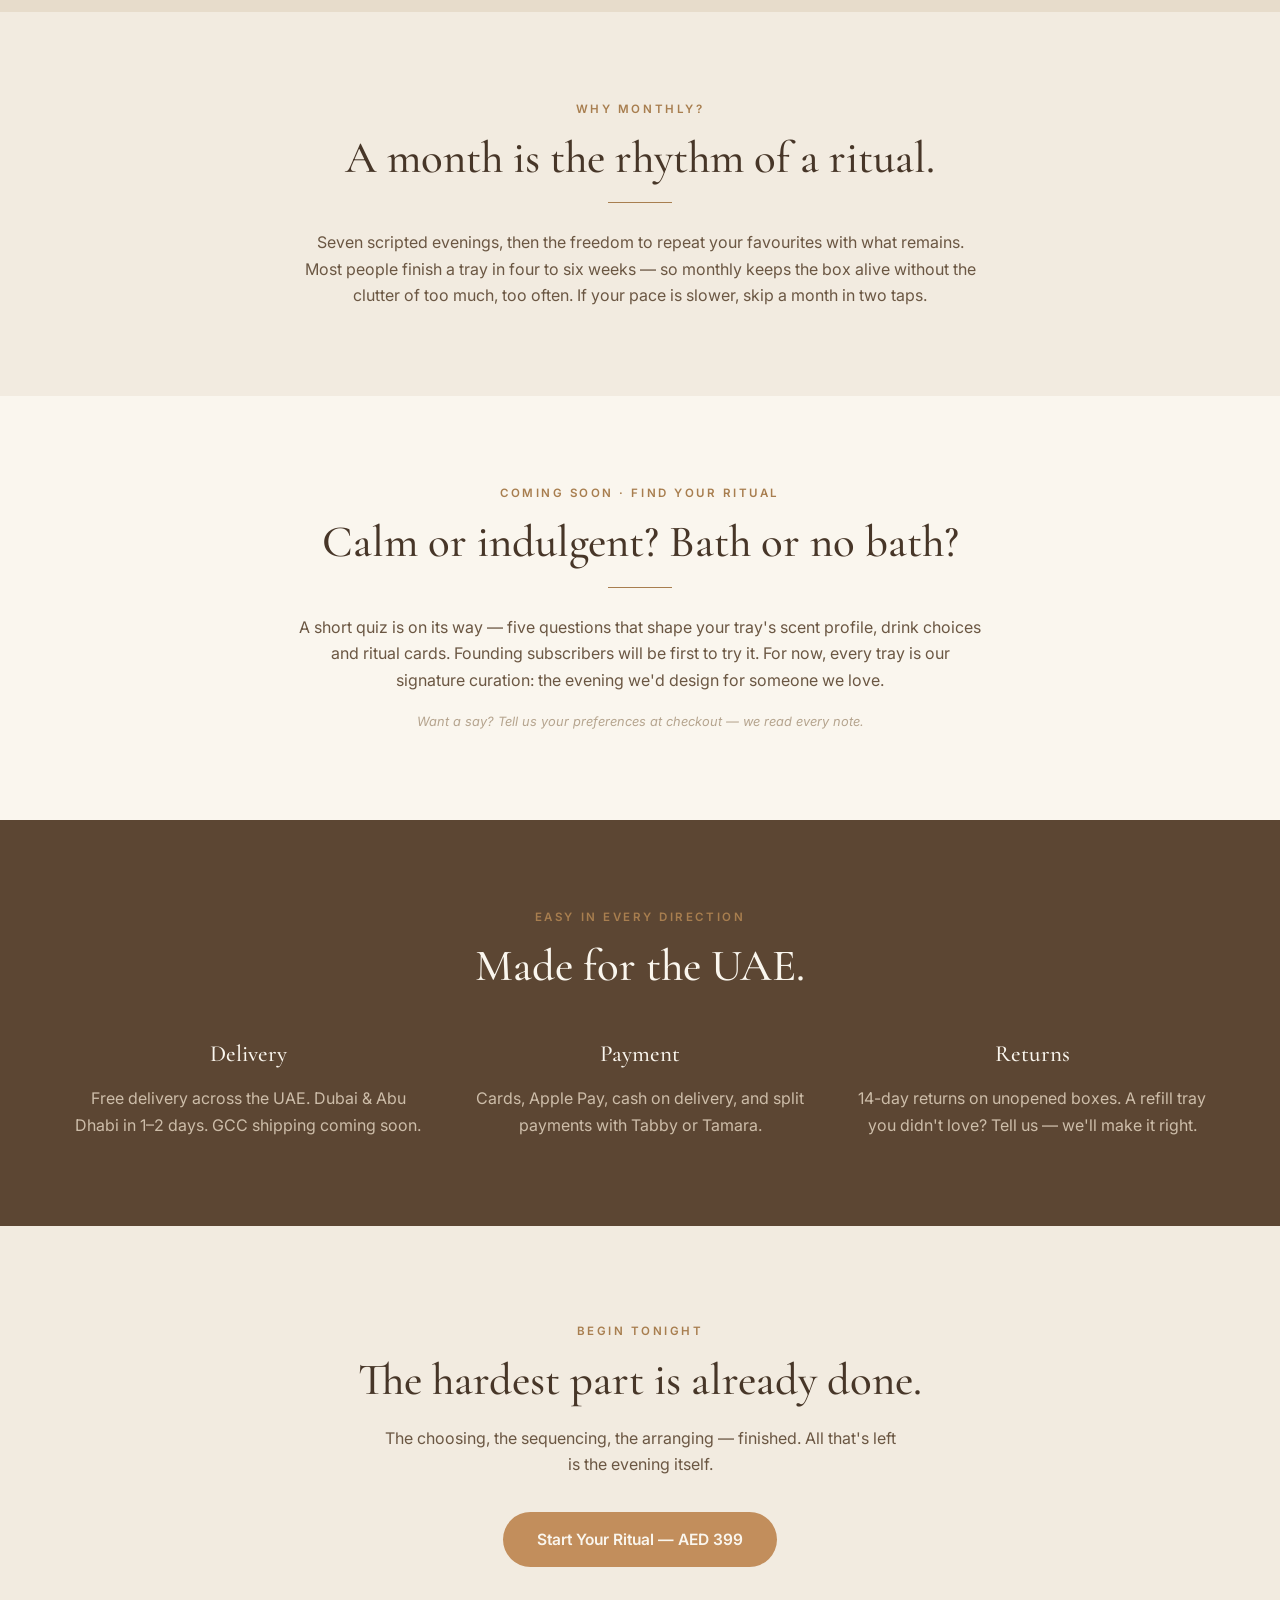
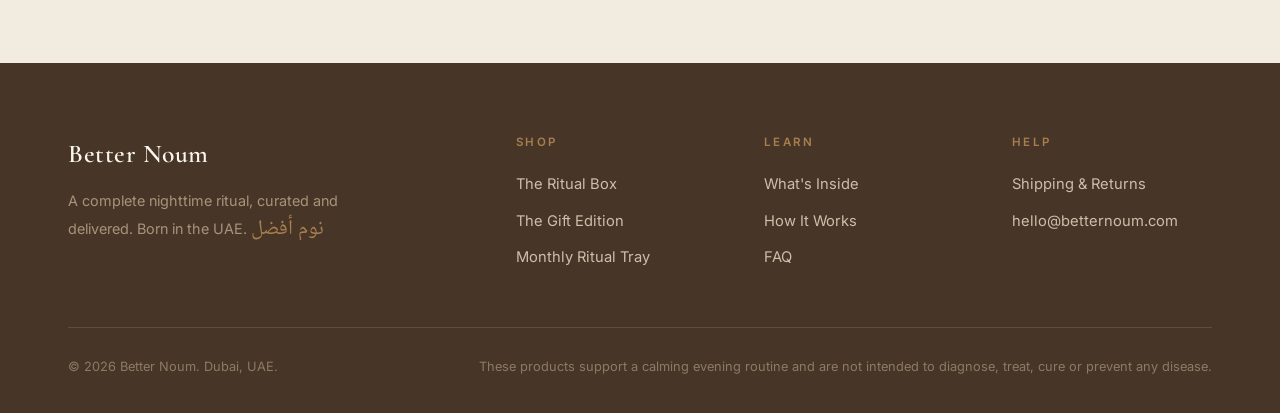
<file: how-it-works.html>
<!DOCTYPE html>
<html lang="en">
<head>
<meta charset="UTF-8">
<meta name="viewport" content="width=device-width, initial-scale=1.0">
<title>How It Works — Better Noum Ritual Box & Monthly Refills</title>
<meta name="description" content="How the Better Noum Ritual Box works: the keepsake box, the monthly refill tray, and a flexible subscription you can pause anytime.">
<link rel="stylesheet" href="styles.css">
</head>
<body>

<header>
  <nav class="nav">
    <a class="logo" href="index.html">Better Noum<small>نوم · Nighttime Rituals</small></a>
    <button class="menu-btn" aria-label="Menu">☰</button>
    <ul class="nav-links">
      <li><a href="collection.html">Collection</a></li>
      <li><a href="ritual-box.html">The Ritual Box</a></li>
      <li><a href="whats-inside.html">What's Inside</a></li>
      <li><a class="active" href="how-it-works.html">How It Works</a></li>
      <li><a href="gifting.html">Gifting</a></li>
      <li><a href="faq.html">FAQ</a></li>
      <li><a class="nav-cta" href="ritual-box.html">Start Your Ritual</a></li>
    </ul>
  </nav>
</header>

<section class="page-hero band-cream">
  <div class="container">
    <span class="eyebrow">How it works</span>
    <h1>A ritual you keep.<br>A tray that returns.</h1>
    <p class="lead">One beautiful keepsake box, bought once. One sealed tray of evenings, refreshed monthly — entirely on your terms.</p>
  </div>
</section>

<!-- THE 3 STEPS, EXPANDED -->
<section>
  <div class="container">
    <div class="grid-3">
      <div class="card">
        <div class="step-num">01</div>
        <h3>Start with the Starter Box</h3>
        <p class="mt-2">The rigid keepsake box arrives with your first tray inside: seven evenings of drink, scent, soak and guided close — plus the sleep mask and guide.</p>
      </div>
      <div class="card">
        <div class="step-num">02</div>
        <h3>Follow the cards</h3>
        <p class="mt-2">Each evening, one card. Three small steps, thirty calm minutes. By the end of the first week, the ritual runs itself.</p>
      </div>
      <div class="card">
        <div class="step-num">03</div>
        <h3>Refill when ready</h3>
        <p class="mt-2">A fresh sealed tray arrives each month and slides straight into your box. Skip a month, pause, or stop — two taps, no questions.</p>
      </div>
    </div>
  </div>
</section>

<!-- REFILLS DETAIL -->
<section class="band-beige" id="refills">
  <div class="container grid-2">
    <div>
      <img class="photo" src="refill-tray.jpg" alt="Sliding a fresh refill tray into the keepsake box" data-fallback data-h="420">
    </div>
    <div>
      <span class="eyebrow">The Monthly Ritual Tray</span>
      <h2>Refills, not commitments.</h2>
      <div class="hairline"></div>
      <p><strong>AED 199/month</strong> — about 15% less than buying trays one-off. Each tray holds seven evenings: drinks, a scent element, bath elements and a fresh set of ritual cards. The composition evolves with the seasons.</p>
      <ul style="list-style:none;margin:22px 0">
        <li style="padding:8px 0;border-bottom:1px solid rgba(168,126,79,.25)">✓ &nbsp;Skip or pause anytime — two taps</li>
        <li style="padding:8px 0;border-bottom:1px solid rgba(168,126,79,.25)">✓ &nbsp;Reminder before every shipment (email or WhatsApp)</li>
        <li style="padding:8px 0;border-bottom:1px solid rgba(168,126,79,.25)">✓ &nbsp;Change address or delivery date freely</li>
        <li style="padding:8px 0">✓ &nbsp;Cancel online — no calls, no guilt</li>
      </ul>
      <a class="btn btn-primary" href="ritual-box.html">Start with the Box</a>
    </div>
  </div>
</section>

<!-- WHY MONTHLY -->
<section>
  <div class="container center" style="max-width:740px">
    <span class="eyebrow">Why monthly?</span>
    <h2>A month is the rhythm of a ritual.</h2>
    <div class="hairline center"></div>
    <p>Seven scripted evenings, then the freedom to repeat your favourites with what remains. Most people finish a tray in four to six weeks — so monthly keeps the box alive without the clutter of too much, too often. If your pace is slower, skip a month in two taps.</p>
  </div>
</section>

<!-- PERSONALIZATION TEASER -->
<section class="band-cream">
  <div class="container center" style="max-width:740px">
    <span class="eyebrow">Coming soon · Find your ritual</span>
    <h2>Calm or indulgent? Bath or no bath?</h2>
    <div class="hairline center"></div>
    <p>A short quiz is on its way — five questions that shape your tray's scent profile, drink choices and ritual cards. Founding subscribers will be first to try it. For now, every tray is our signature curation: the evening we'd design for someone we love.</p>
    <p class="note mt-2">Want a say? Tell us your preferences at checkout — we read every note.</p>
  </div>
</section>

<!-- PAYMENT & DELIVERY -->
<section class="band-cocoa">
  <div class="container center">
    <span class="eyebrow">Easy in every direction</span>
    <h2>Made for the UAE.</h2>
    <div class="grid-3 mt-4">
      <div>
        <h3>Delivery</h3>
        <p class="mt-2">Free delivery across the UAE. Dubai & Abu Dhabi in 1–2 days. GCC shipping coming soon.</p>
      </div>
      <div>
        <h3>Payment</h3>
        <p class="mt-2">Cards, Apple Pay, cash on delivery, and split payments with Tabby or Tamara.</p>
      </div>
      <div>
        <h3>Returns</h3>
        <p class="mt-2">14-day returns on unopened boxes. A refill tray you didn't love? Tell us — we'll make it right.</p>
      </div>
    </div>
  </div>
</section>

<section class="cta-banner">
  <span class="eyebrow">Begin tonight</span>
  <h2>The hardest part is already done.</h2>
  <p>The choosing, the sequencing, the arranging — finished. All that's left is the evening itself.</p>
  <a class="btn btn-primary" href="ritual-box.html">Start Your Ritual — AED 399</a>
</section>

<footer>
  <div class="container">
    <div class="footer-grid">
      <div class="footer-brand">
        <a class="logo" href="index.html">Better Noum</a>
        <p>A complete nighttime ritual, curated and delivered. Born in the UAE. <span class="ar-mark">نوم أفضل</span></p>
      </div>
      <div>
        <h4>Shop</h4>
        <ul>
          <li><a href="ritual-box.html">The Ritual Box</a></li>
          <li><a href="gifting.html">The Gift Edition</a></li>
          <li><a href="how-it-works.html#refills">Monthly Ritual Tray</a></li>
        </ul>
      </div>
      <div>
        <h4>Learn</h4>
        <ul>
          <li><a href="whats-inside.html">What's Inside</a></li>
          <li><a href="how-it-works.html">How It Works</a></li>
          <li><a href="faq.html">FAQ</a></li>
        </ul>
      </div>
      <div>
        <h4>Help</h4>
        <ul>
          <li><a href="faq.html#shipping">Shipping & Returns</a></li>
          <li><a href="mailto:hello@betternoum.com">hello@betternoum.com</a></li>
        </ul>
      </div>
    </div>
    <div class="footer-bottom">
      <span>© 2026 Better Noum. Dubai, UAE.</span>
      <span>These products support a calming evening routine and are not intended to diagnose, treat, cure or prevent any disease.</span>
    </div>
  </div>
</footer>

<script src="site.js"></script>
</body>
</html>
</file>
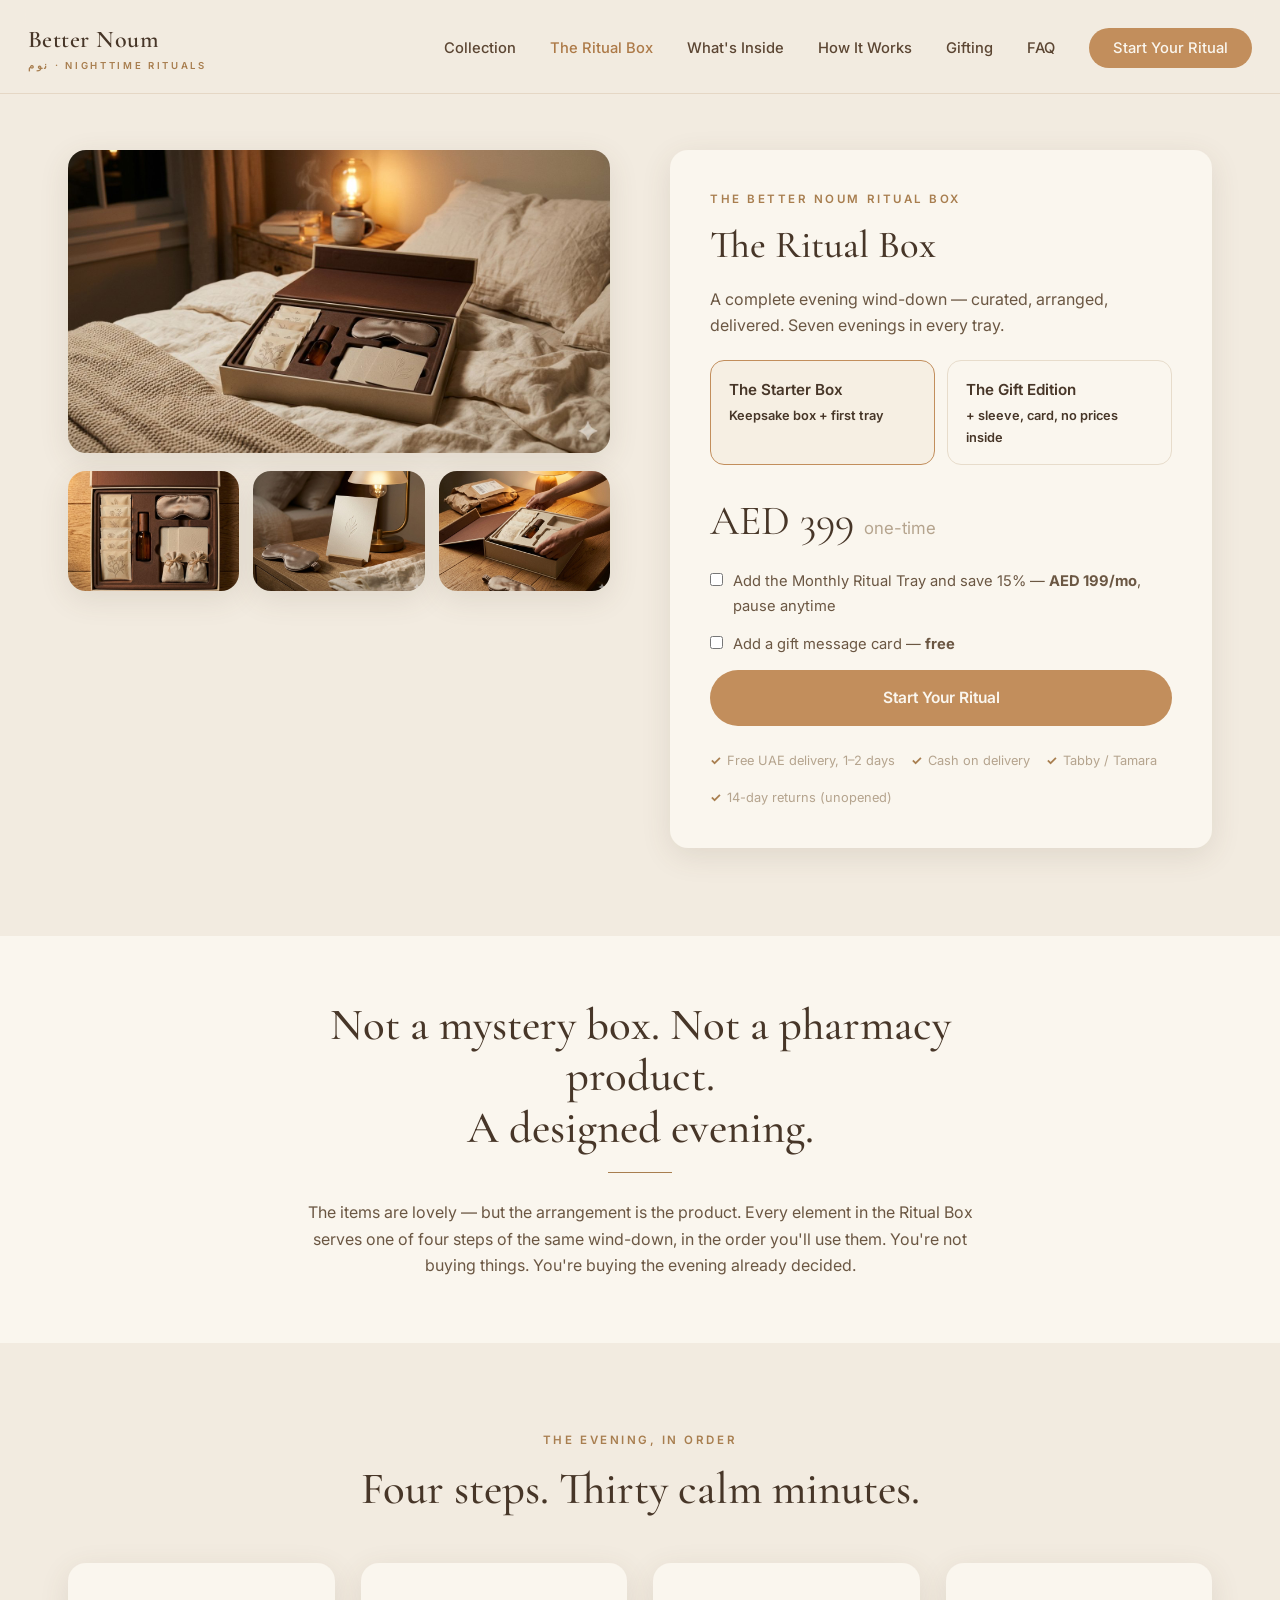
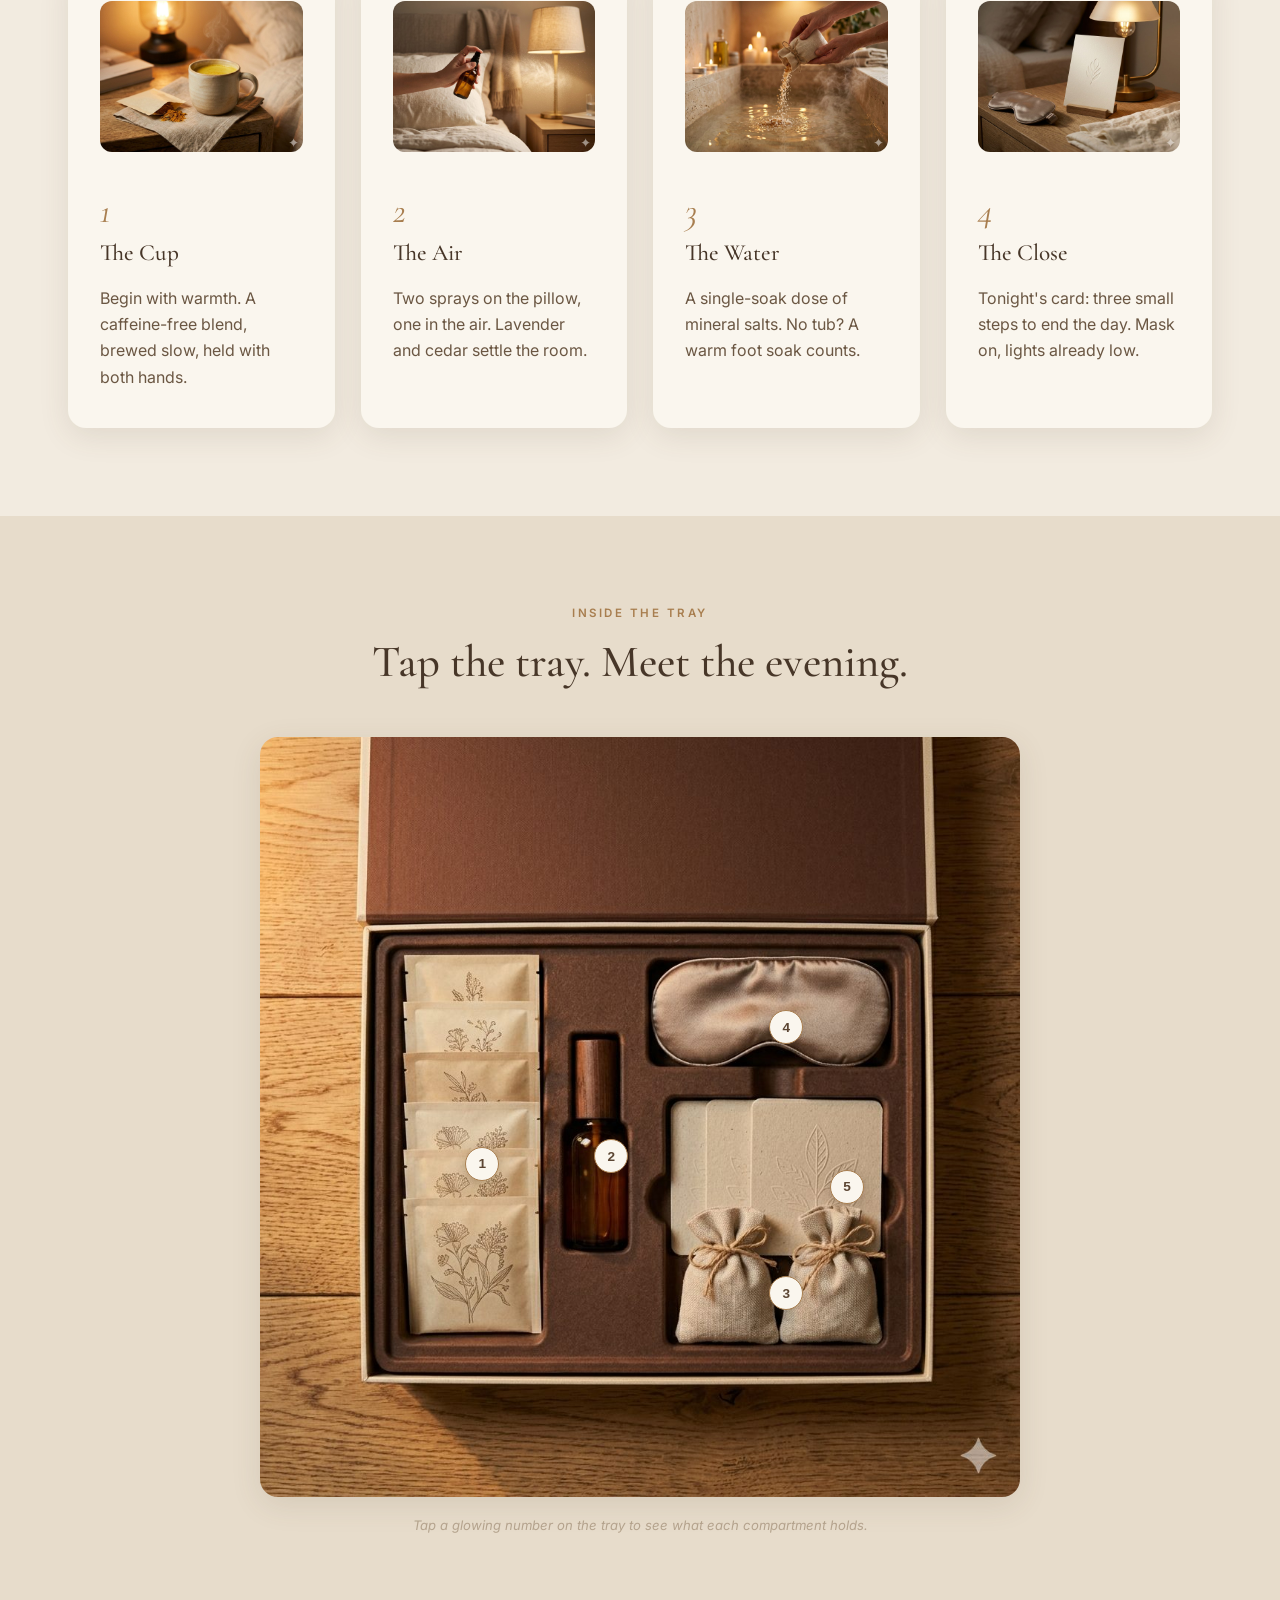
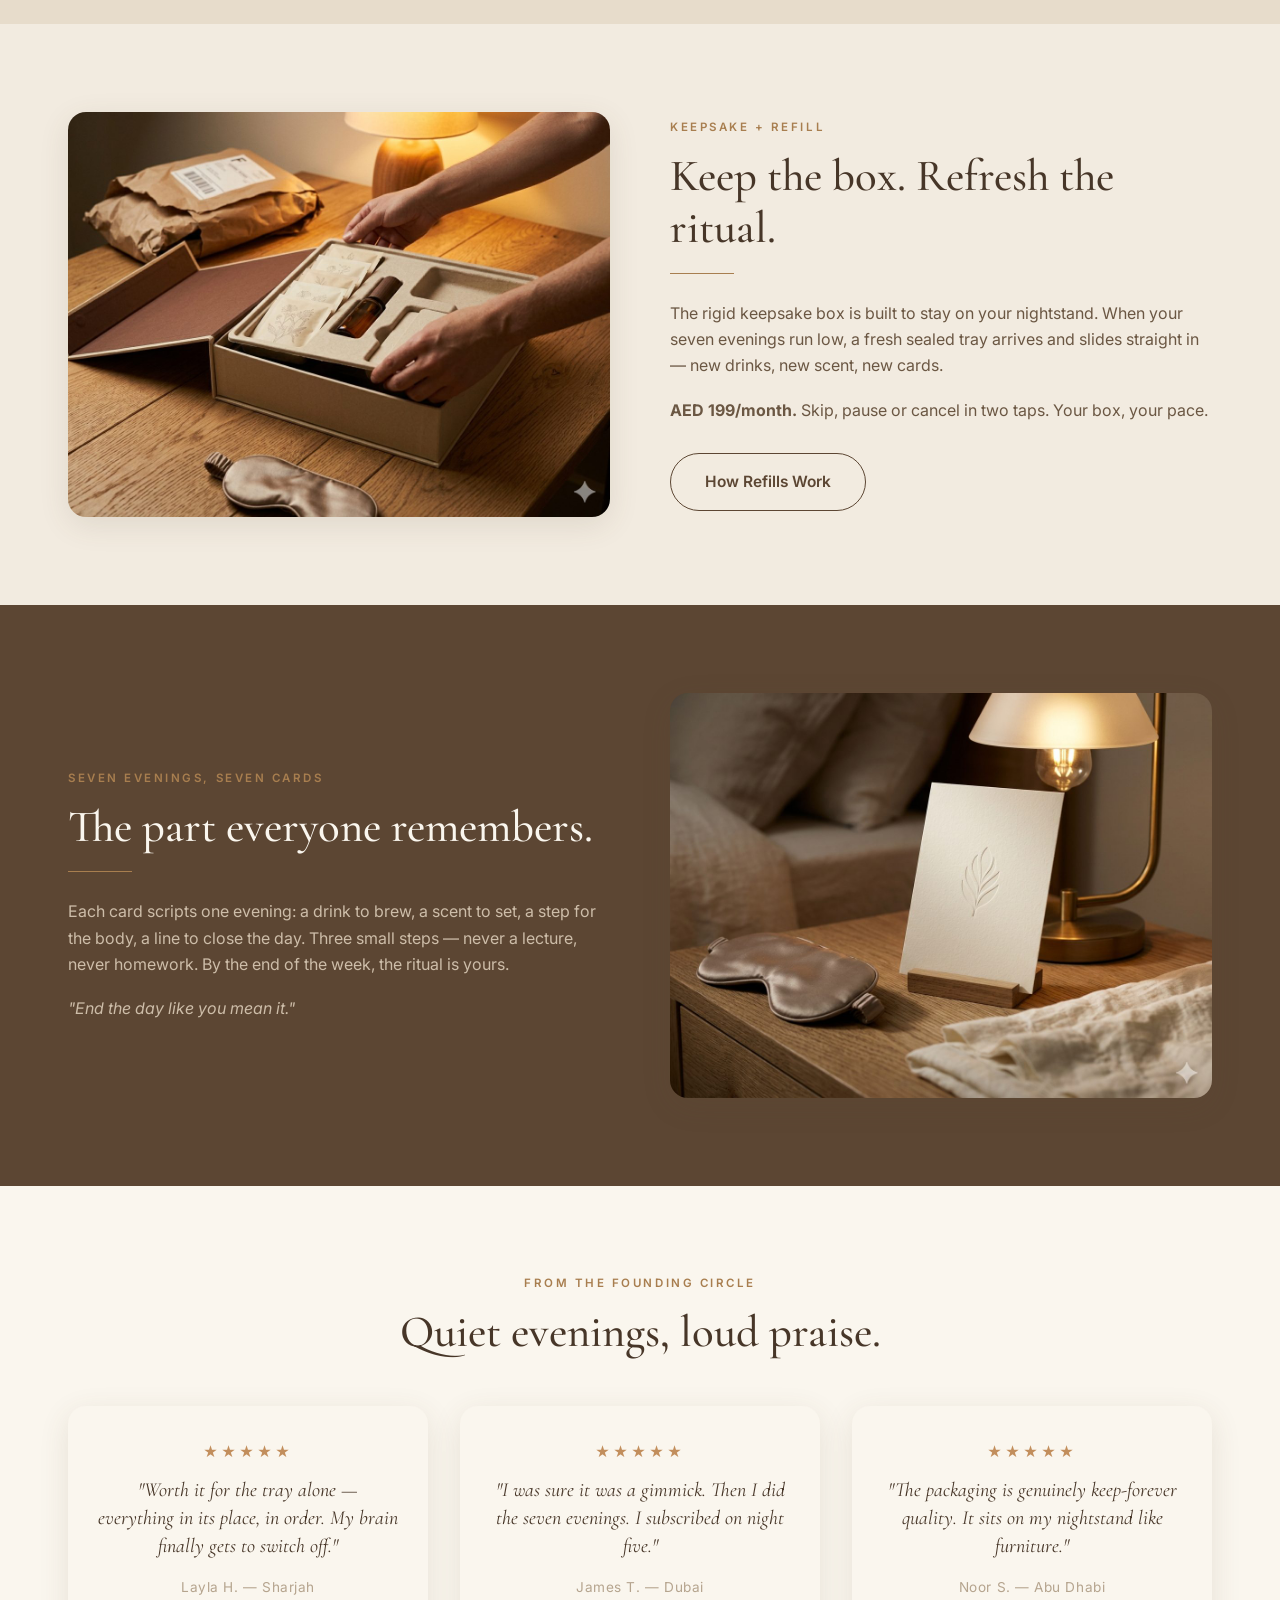
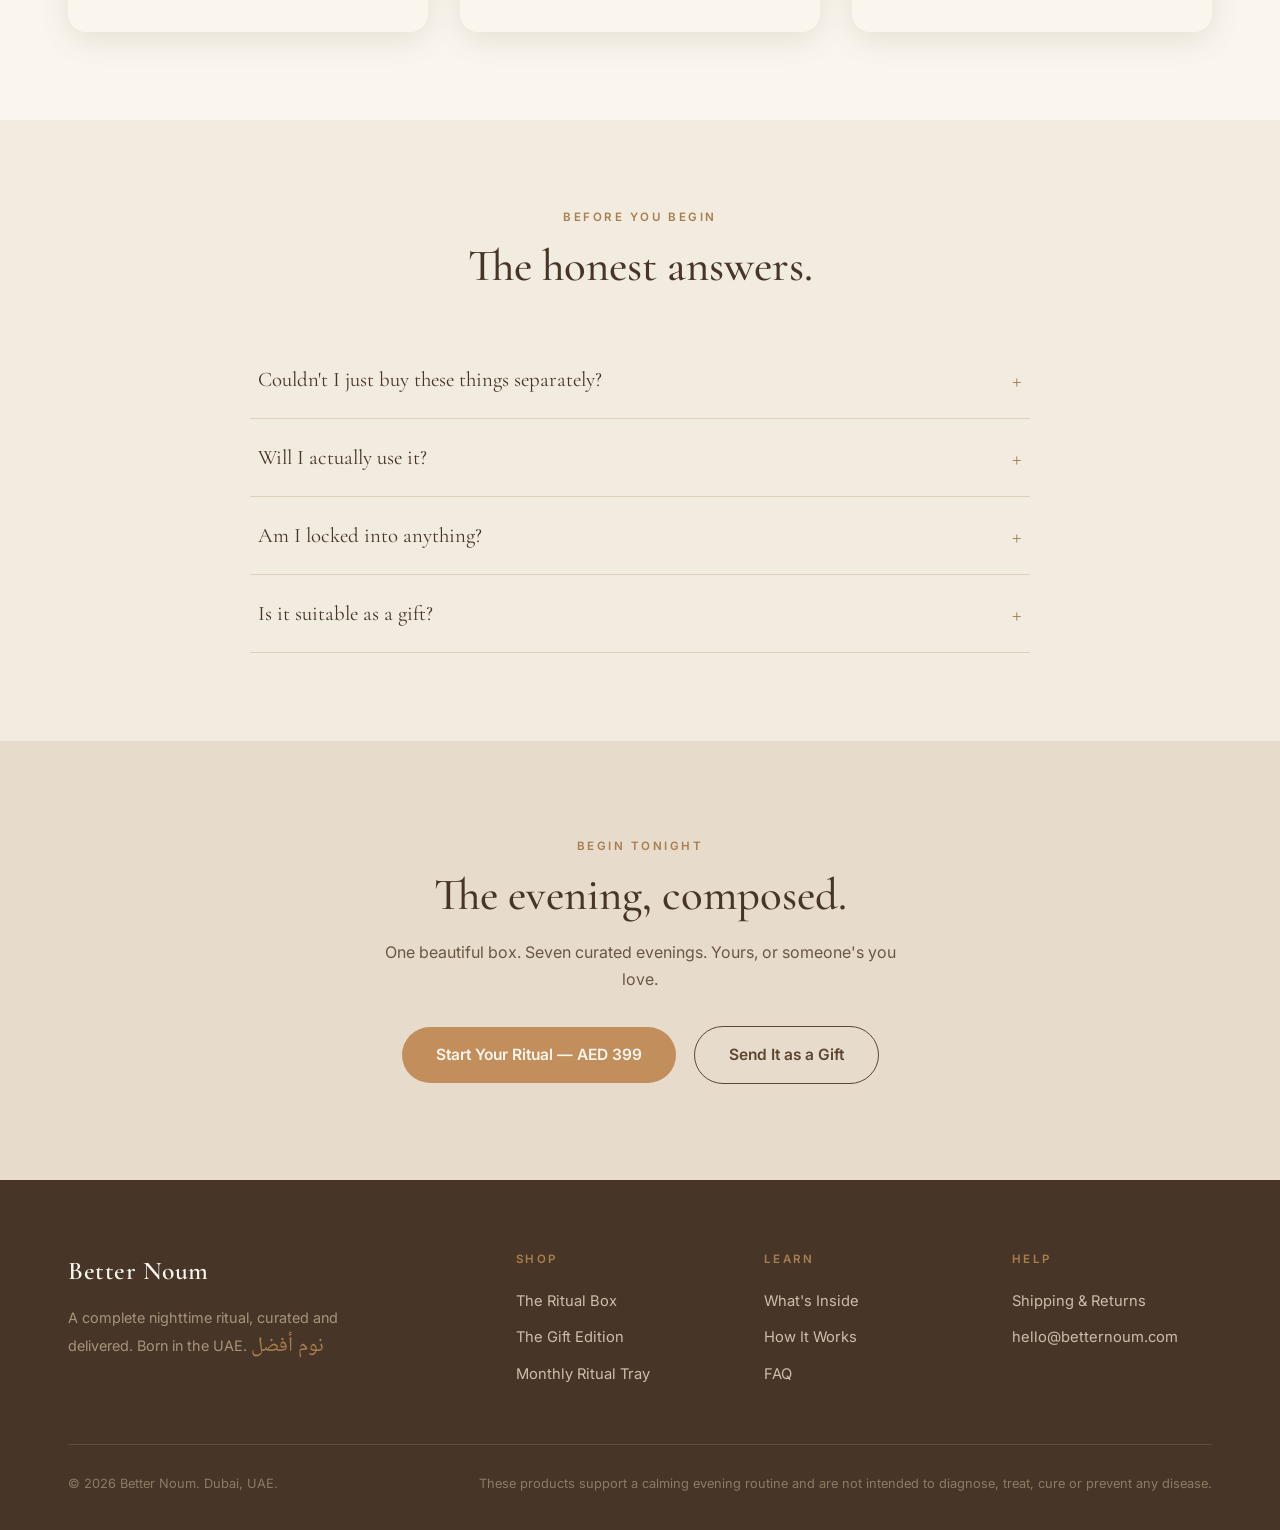
<file: ritual-box.html>
<!DOCTYPE html>
<html lang="en">
<head>
<meta charset="UTF-8">
<meta name="viewport" content="width=device-width, initial-scale=1.0">
<title>The Ritual Box — Better Noum | A Complete Evening Wind-Down</title>
<meta name="description" content="The Better Noum Ritual Box: a keepsake box with a curated tray of seven evenings — drink, scent, soak and guided sequence. AED 399, delivered across the UAE.">
<link rel="stylesheet" href="styles.css">
</head>
<body>

<header>
  <nav class="nav">
    <a class="logo" href="index.html">Better Noum<small>نوم · Nighttime Rituals</small></a>
    <button class="menu-btn" aria-label="Menu">☰</button>
    <ul class="nav-links">
      <li><a href="collection.html">Collection</a></li>
      <li><a class="active" href="ritual-box.html">The Ritual Box</a></li>
      <li><a href="whats-inside.html">What's Inside</a></li>
      <li><a href="how-it-works.html">How It Works</a></li>
      <li><a href="gifting.html">Gifting</a></li>
      <li><a href="faq.html">FAQ</a></li>
      <li><a class="nav-cta" href="#buy">Start Your Ritual</a></li>
    </ul>
  </nav>
</header>

<!-- GALLERY + BUY PANEL -->
<section id="buy" style="padding-top:56px">
  <div class="container grid-2" style="align-items:start">
    <div>
      <img class="photo" src="hero.jpg" alt="The Ritual Box open on a bed" data-fallback data-h="380">
      <div class="gallery-thumbs">
        <img class="photo" src="tray-topdown.jpg" alt="Tray top-down" data-fallback data-h="120">
        <img class="photo" src="step-close.jpg" alt="Ritual card and sleep mask" data-fallback data-h="120">
        <img class="photo" src="refill-tray.jpg" alt="Refill tray" data-fallback data-h="120">
      </div>
    </div>
    <div class="buy-panel">
      <span class="eyebrow">The Better Noum Ritual Box</span>
      <h1 style="font-size:2.4rem">The Ritual Box</h1>
      <p class="mt-2">A complete evening wind-down — curated, arranged, delivered. Seven evenings in every tray.</p>
      <div class="option-toggle" data-price="box-price">
        <div class="option selected" data-price="AED 399 <small>one-time</small>">
          <div class="o-title">The Starter Box</div>
          <div class="o-sub">Keepsake box + first tray</div>
        </div>
        <div class="option" data-price="AED 449 <small>one-time</small>">
          <div class="o-title">The Gift Edition</div>
          <div class="o-sub">+ sleeve, card, no prices inside</div>
        </div>
      </div>
      <div class="price" id="box-price">AED 399 <small>one-time</small></div>
      <label class="addon-check">
        <input type="checkbox">
        <span>Add the Monthly Ritual Tray and save 15% — <strong>AED 199/mo</strong>, pause anytime</span>
      </label>
      <label class="addon-check">
        <input type="checkbox" class="msg-toggle">
        <span>Add a gift message card — <strong>free</strong></span>
      </label>
      <div class="msg-field" hidden>
        <textarea class="msg-text" maxlength="200" rows="3" placeholder="Write your note — we will hand-letter it on a card (up to 200 characters)."></textarea>
        <span class="msg-count">0 / 200</span>
      </div>
      <a class="btn btn-primary" style="width:100%;text-align:center" href="#">Start Your Ritual</a>
      <div class="trust-row">
        <span>Free UAE delivery, 1–2 days</span>
        <span>Cash on delivery</span>
        <span>Tabby / Tamara</span>
        <span>14-day returns (unopened)</span>
      </div>
    </div>
  </div>
</section>

<!-- WHAT THIS IS -->
<section class="band-cream" style="padding:64px 0">
  <div class="container center" style="max-width:760px">
    <h2>Not a mystery box. Not a pharmacy product.<br>A designed evening.</h2>
    <div class="hairline center"></div>
    <p>The items are lovely — but the arrangement is the product. Every element in the Ritual Box serves one of four steps of the same wind-down, in the order you'll use them. You're not buying things. You're buying the evening already decided.</p>
  </div>
</section>

<!-- THE EVENING STEP BY STEP -->
<section>
  <div class="container">
    <div class="center"><span class="eyebrow">The evening, in order</span><h2>Four steps. Thirty calm minutes.</h2></div>
    <div class="grid-4 mt-4">
      <div class="card">
        <img src="step-cup.jpg" alt="A warm cup of golden milk" data-fallback data-h="160">
        <div class="step-num">1</div>
        <h3>The Cup</h3>
        <p class="mt-2">Begin with warmth. A caffeine-free blend, brewed slow, held with both hands.</p>
      </div>
      <div class="card">
        <img src="step-air.jpg" alt="Misting the pillow" data-fallback data-h="160">
        <div class="step-num">2</div>
        <h3>The Air</h3>
        <p class="mt-2">Two sprays on the pillow, one in the air. Lavender and cedar settle the room.</p>
      </div>
      <div class="card">
        <img src="step-water.jpg" alt="Bath salts pouring into warm water" data-fallback data-h="160">
        <div class="step-num">3</div>
        <h3>The Water</h3>
        <p class="mt-2">A single-soak dose of mineral salts. No tub? A warm foot soak counts.</p>
      </div>
      <div class="card">
        <img src="step-close.jpg" alt="Ritual card on the nightstand" data-fallback data-h="160">
        <div class="step-num">4</div>
        <h3>The Close</h3>
        <p class="mt-2">Tonight's card: three small steps to end the day. Mask on, lights already low.</p>
      </div>
    </div>
  </div>
</section>

<!-- INSIDE THE TRAY · annotated -->
<section class="band-beige">
  <div class="container center">
    <span class="eyebrow">Inside the tray</span>
    <h2>Tap the tray. Meet the evening.</h2>
    <div class="tray-wrap">
      <img class="photo" src="tray-topdown.jpg" alt="Annotated tray" data-fallback data-h="500">
      <button class="hotspot" style="top:54%;left:27%" data-step="Step one" data-title="The Cup" data-img="step-cup.jpg" data-text="Seven caffeine-free nighttime blends — golden milk, chamomile and botanicals. Every ritual begins with warmth.">1</button>
      <button class="hotspot" style="top:53%;left:44%" data-step="Step two" data-title="The Air" data-img="step-air.jpg" data-text="Pillow &amp; room mist of lavender and cedar, calibrated for night. Two sprays on the pillow, one in the air.">2</button>
      <button class="hotspot" style="top:71%;left:67%" data-step="Step three" data-title="The Water" data-img="step-water.jpg" data-text="Single-soak mineral bath salts. No bathtub? A warm foot soak counts — every card has a no-tub version.">3</button>
      <button class="hotspot" style="top:36%;left:67%" data-step="Step four" data-title="The Close" data-img="step-close.jpg" data-text="A silk-feel sleep mask to end the evening — with seven ritual cards waiting just below.">4</button>
      <button class="hotspot" style="top:57%;left:75%" data-step="Every evening" data-title="The Cards" data-img="step-close.jpg" data-text="Seven ritual cards script the week — a drink to brew, a scent to set, a step for the body, a line to close the day.">5</button>
    </div>
    <p class="hotspot-hint">Tap a glowing number on the tray to see what each compartment holds.</p>
  </div>
</section>

<!-- KEEPSAKE + REFILL -->
<section>
  <div class="container grid-2">
    <div>
      <img class="photo" src="refill-tray.jpg" alt="Sliding a refill tray into the box" data-fallback data-h="400">
    </div>
    <div>
      <span class="eyebrow">Keepsake + refill</span>
      <h2>Keep the box. Refresh the ritual.</h2>
      <div class="hairline"></div>
      <p>The rigid keepsake box is built to stay on your nightstand. When your seven evenings run low, a fresh sealed tray arrives and slides straight in — new drinks, new scent, new cards.</p>
      <p class="mt-2"><strong>AED 199/month.</strong> Skip, pause or cancel in two taps. Your box, your pace.</p>
      <a class="btn btn-outline mt-3" href="how-it-works.html#refills">How Refills Work</a>
    </div>
  </div>
</section>

<!-- SEVEN CARDS -->
<section class="band-cocoa">
  <div class="container grid-2">
    <div>
      <span class="eyebrow">Seven evenings, seven cards</span>
      <h2>The part everyone remembers.</h2>
      <div class="hairline"></div>
      <p>Each card scripts one evening: a drink to brew, a scent to set, a step for the body, a line to close the day. Three small steps — never a lecture, never homework. By the end of the week, the ritual is yours.</p>
      <p class="mt-2" style="font-style:italic">"End the day like you mean it."</p>
    </div>
    <div>
      <img class="photo" src="step-close.jpg" alt="A ritual card by lamplight" data-fallback data-h="400">
    </div>
  </div>
</section>

<!-- REVIEWS -->
<section class="band-cream">
  <div class="container center">
    <span class="eyebrow">From the founding circle</span>
    <h2>Quiet evenings, loud praise.</h2>
    <div class="grid-3 mt-4">
      <div class="review">
        <div class="stars">★★★★★</div>
        <p class="quote">"Worth it for the tray alone — everything in its place, in order. My brain finally gets to switch off."</p>
        <p class="who">Layla H. — Sharjah</p>
      </div>
      <div class="review">
        <div class="stars">★★★★★</div>
        <p class="quote">"I was sure it was a gimmick. Then I did the seven evenings. I subscribed on night five."</p>
        <p class="who">James T. — Dubai</p>
      </div>
      <div class="review">
        <div class="stars">★★★★★</div>
        <p class="quote">"The packaging is genuinely keep-forever quality. It sits on my nightstand like furniture."</p>
        <p class="who">Noor S. — Abu Dhabi</p>
      </div>
    </div>
  </div>
</section>

<!-- PAGE FAQ -->
<section>
  <div class="container">
    <div class="center"><span class="eyebrow">Before you begin</span><h2>The honest answers.</h2></div>
    <div class="mt-4">
      <div class="faq-item">
        <button class="faq-q">Couldn't I just buy these things separately?</button>
        <div class="faq-a"><p>You could — most people never do, and the pieces rarely work together. The Ritual Box is the curation, the sequence and the cards: an evening designed as one thing. The tray contents alone are worth more bought individually.</p></div>
      </div>
      <div class="faq-item">
        <button class="faq-q">Will I actually use it?</button>
        <div class="faq-a"><p>That's exactly what the ritual cards are for. Seven evenings, each scripted in three small steps. Most people find the first week is enough for the routine to stick — because nothing about it is hard.</p></div>
      </div>
      <div class="faq-item">
        <button class="faq-q">Am I locked into anything?</button>
        <div class="faq-a"><p>No. The Starter Box is one-time. Refills are optional and flexible — skip, pause or cancel in two taps from your account.</p></div>
      </div>
      <div class="faq-item">
        <button class="faq-q">Is it suitable as a gift?</button>
        <div class="faq-a"><p>It might be the best gift we know. Choose the Gift Edition: wrapped sleeve, handwritten card, no prices anywhere in the box, delivery on the date you choose.</p></div>
      </div>
    </div>
  </div>
</section>

<section class="cta-banner band-beige" id="gift">
  <span class="eyebrow">Begin tonight</span>
  <h2>The evening, composed.</h2>
  <p>One beautiful box. Seven curated evenings. Yours, or someone's you love.</p>
  <a class="btn btn-primary" href="#buy">Start Your Ritual — AED 399</a>
  <a class="btn btn-outline" style="margin-left:14px" href="gifting.html">Send It as a Gift</a>
</section>

<footer>
  <div class="container">
    <div class="footer-grid">
      <div class="footer-brand">
        <a class="logo" href="index.html">Better Noum</a>
        <p>A complete nighttime ritual, curated and delivered. Born in the UAE. <span class="ar-mark">نوم أفضل</span></p>
      </div>
      <div>
        <h4>Shop</h4>
        <ul>
          <li><a href="ritual-box.html">The Ritual Box</a></li>
          <li><a href="gifting.html">The Gift Edition</a></li>
          <li><a href="how-it-works.html#refills">Monthly Ritual Tray</a></li>
        </ul>
      </div>
      <div>
        <h4>Learn</h4>
        <ul>
          <li><a href="whats-inside.html">What's Inside</a></li>
          <li><a href="how-it-works.html">How It Works</a></li>
          <li><a href="faq.html">FAQ</a></li>
        </ul>
      </div>
      <div>
        <h4>Help</h4>
        <ul>
          <li><a href="faq.html#shipping">Shipping & Returns</a></li>
          <li><a href="mailto:hello@betternoum.com">hello@betternoum.com</a></li>
        </ul>
      </div>
    </div>
    <div class="footer-bottom">
      <span>© 2026 Better Noum. Dubai, UAE.</span>
      <span>These products support a calming evening routine and are not intended to diagnose, treat, cure or prevent any disease.</span>
    </div>
  </div>
</footer>

<script src="site.js"></script>
</body>
</html>
                                                                                      
</file>
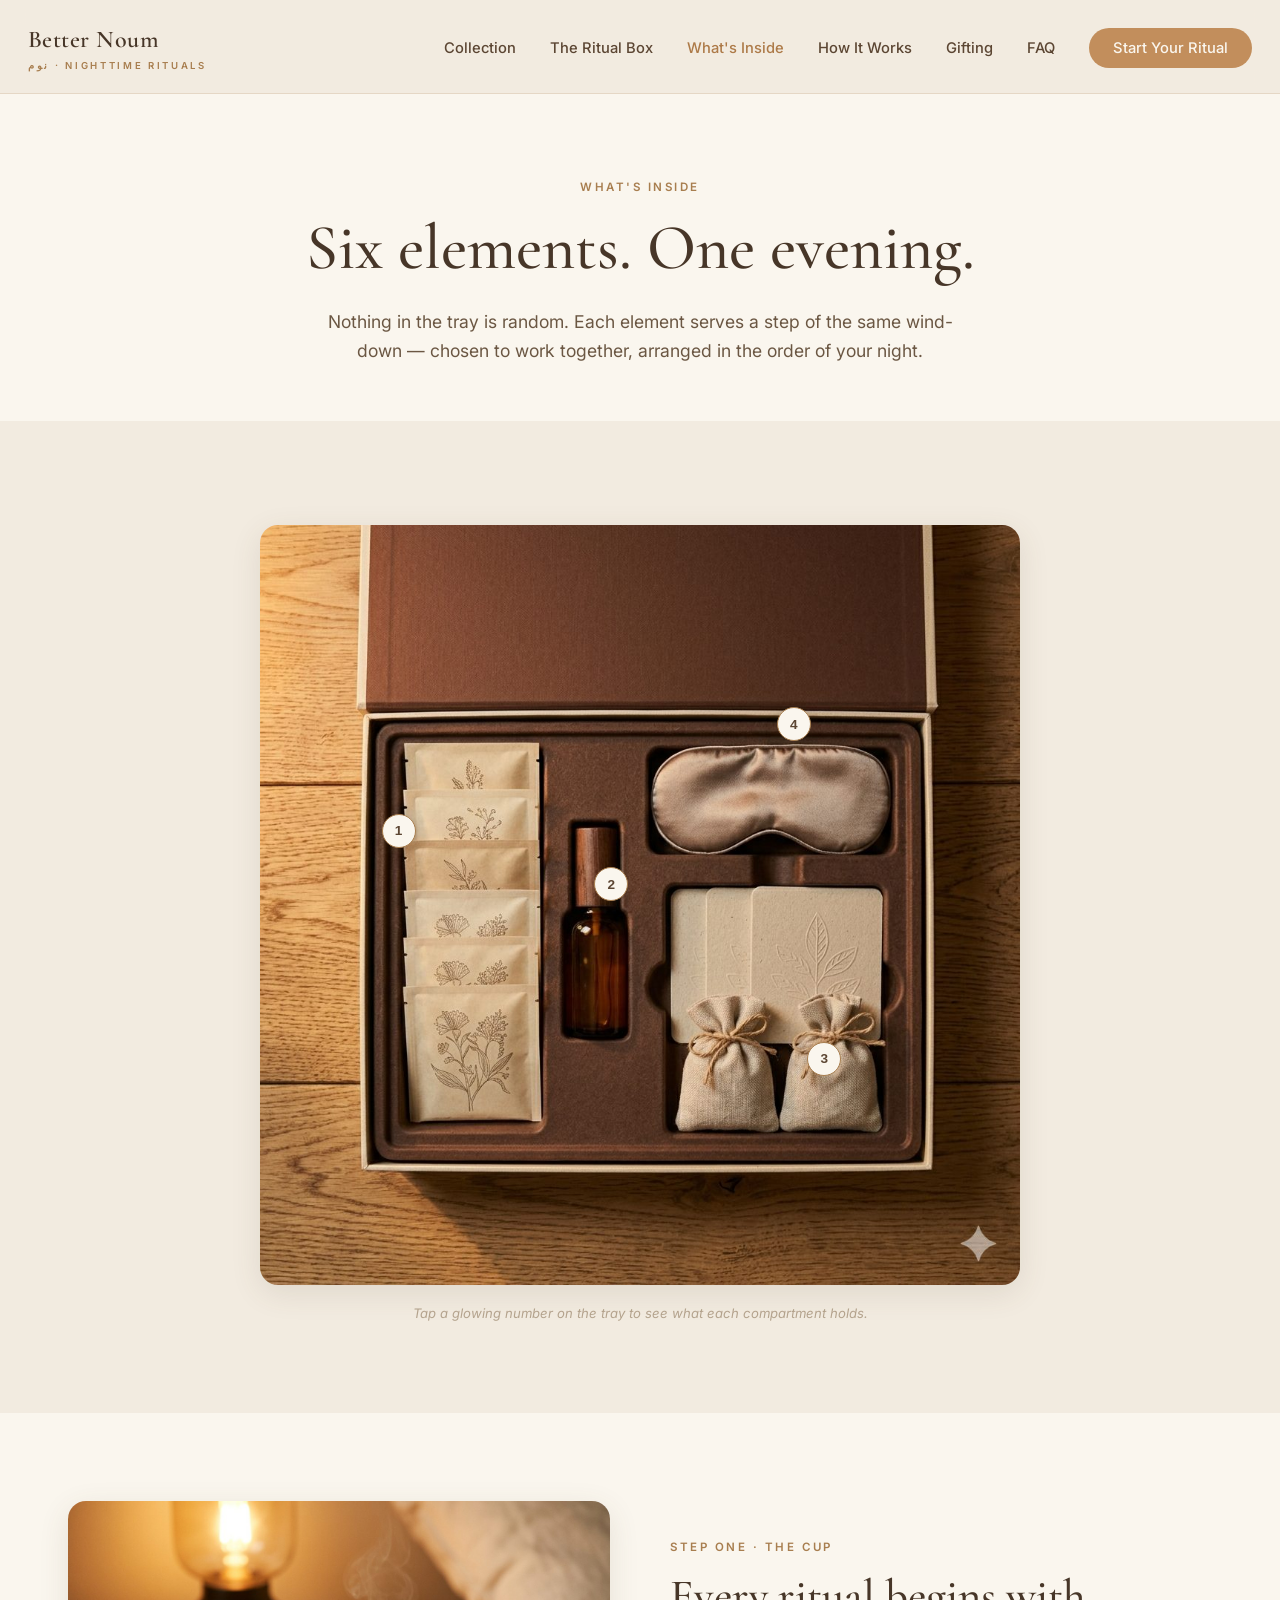
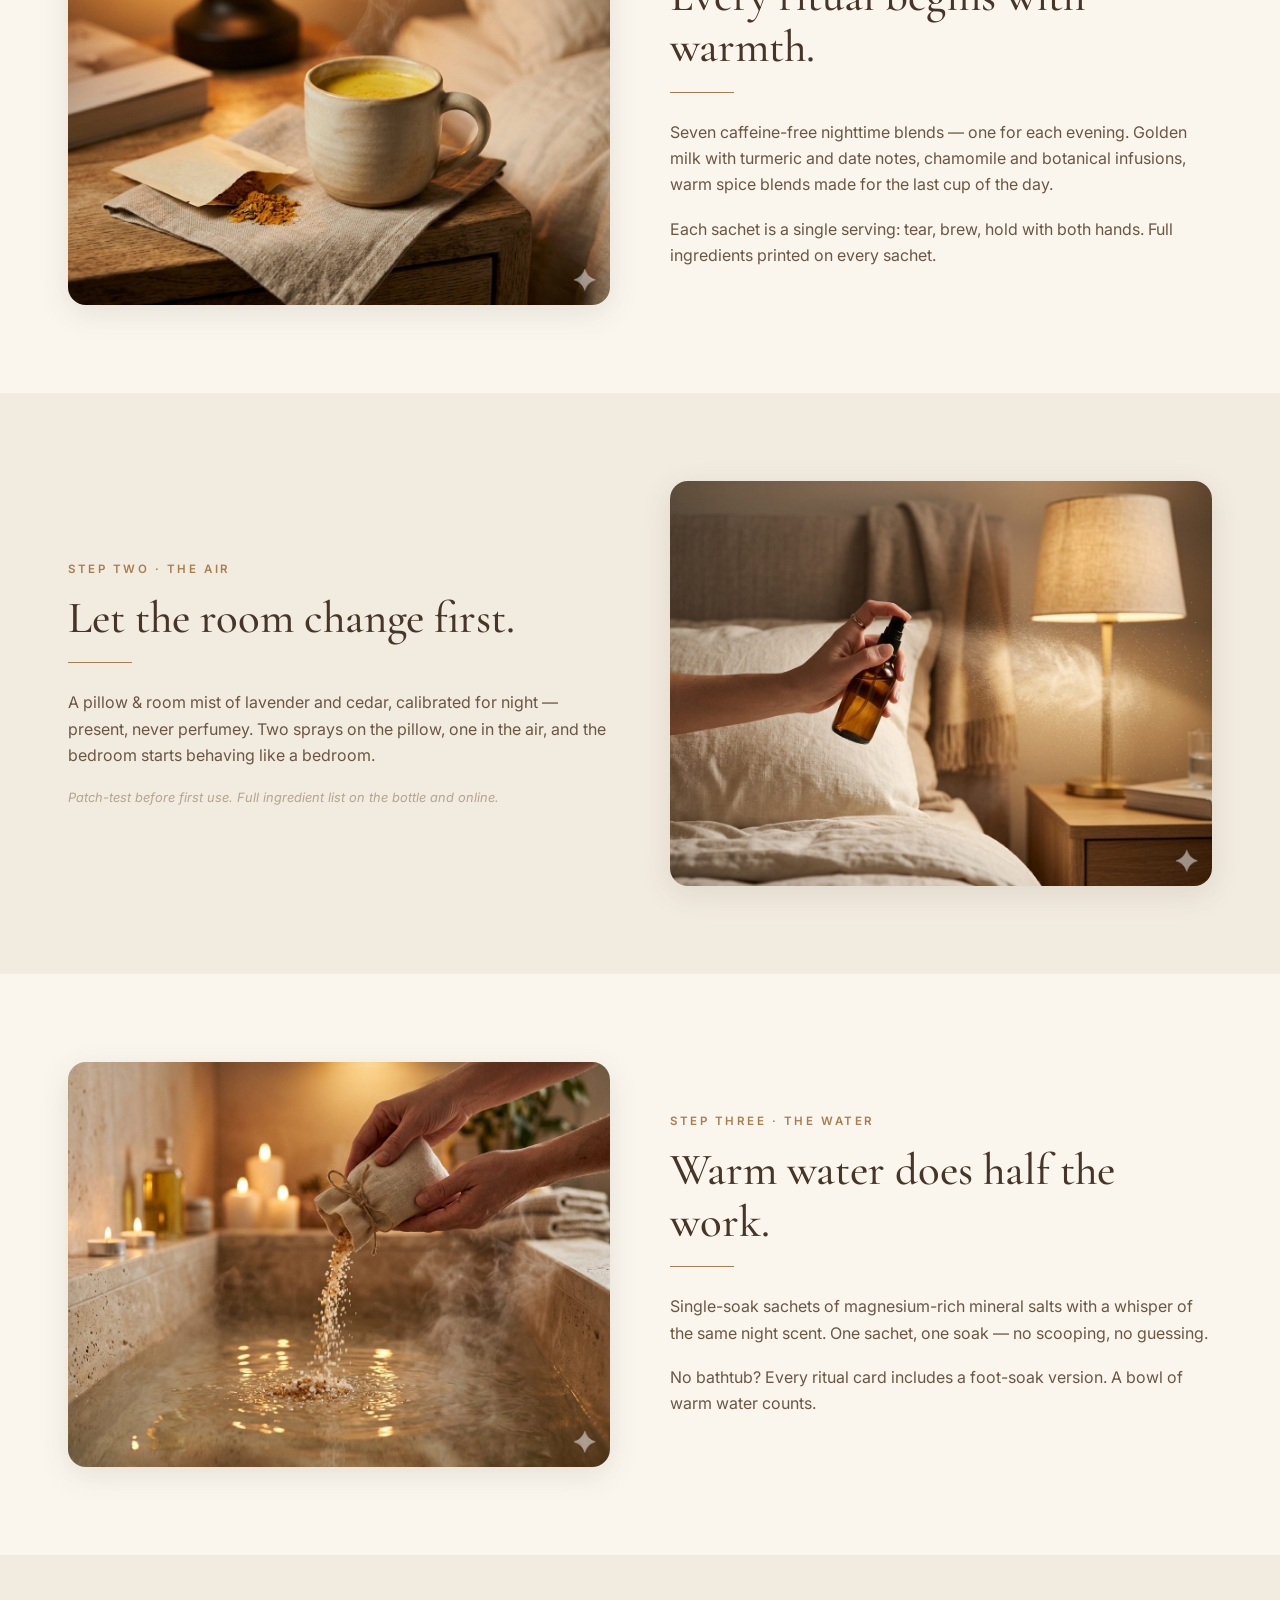
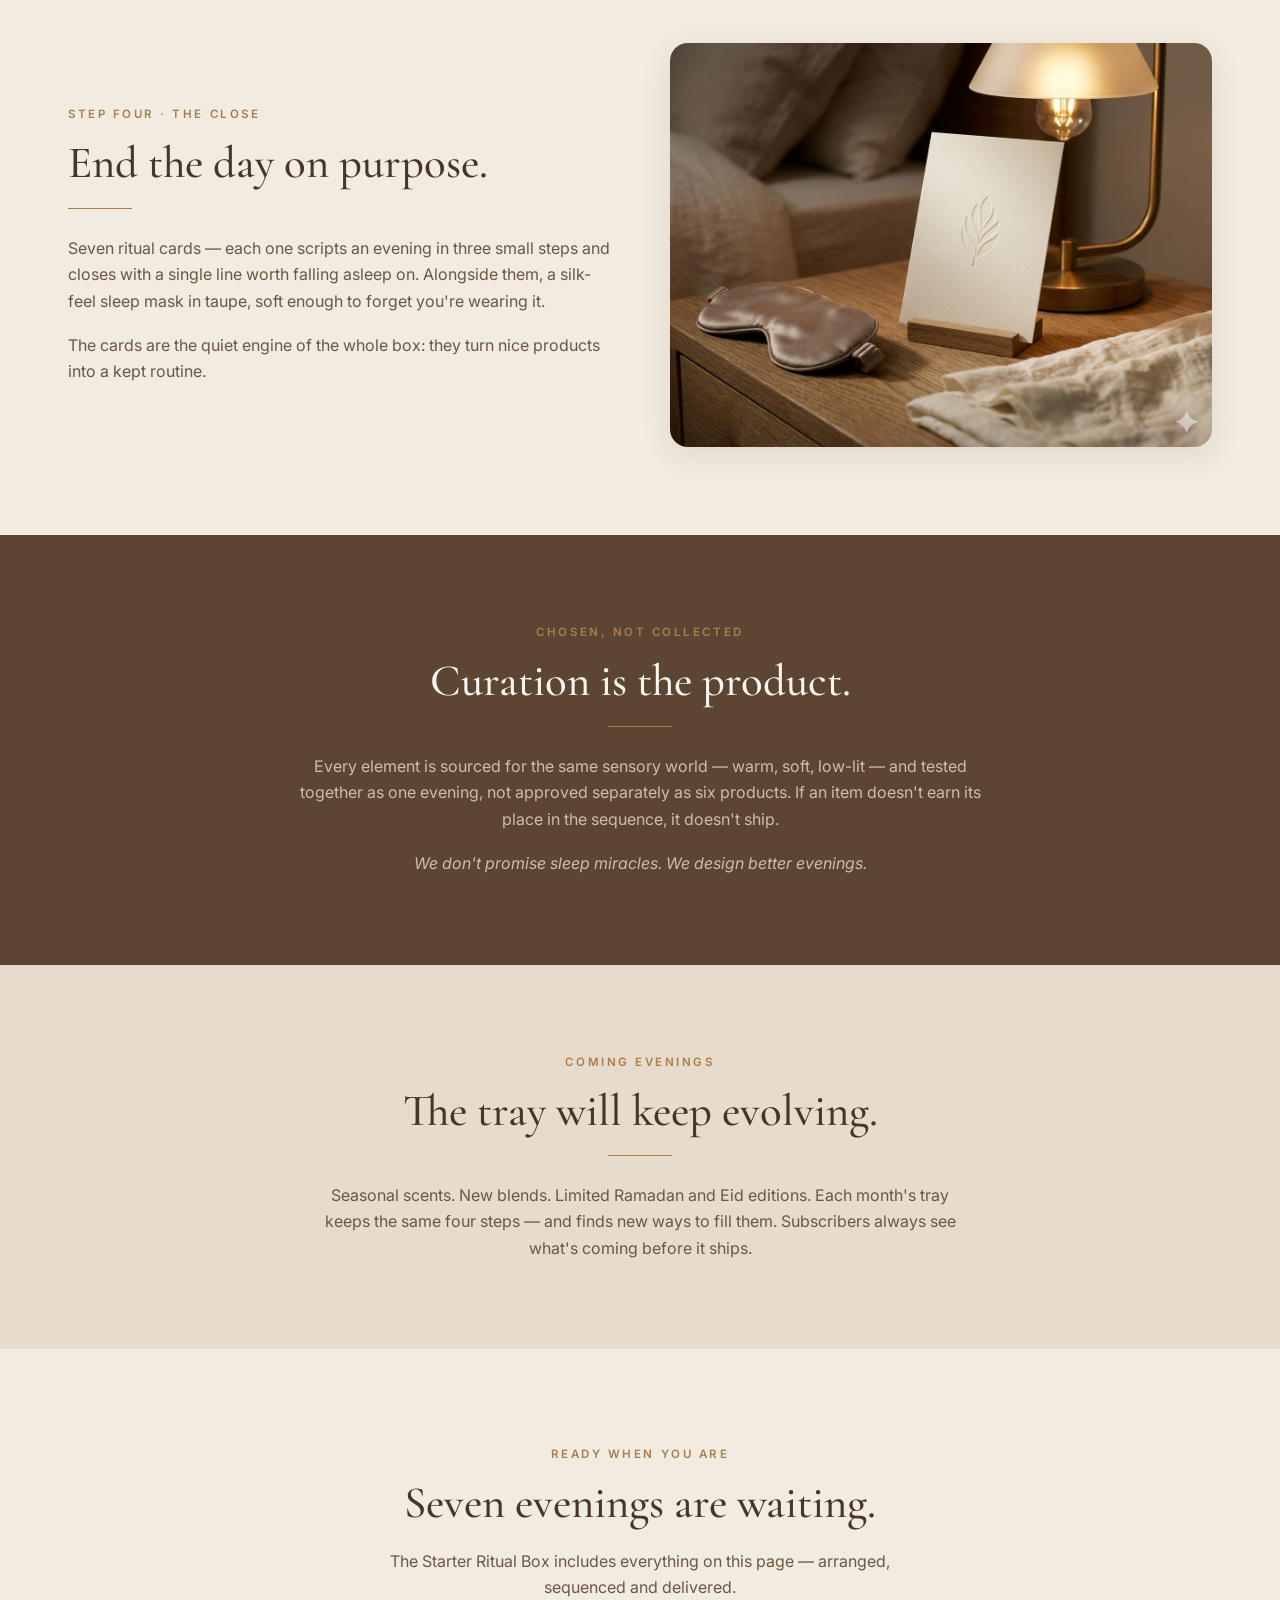
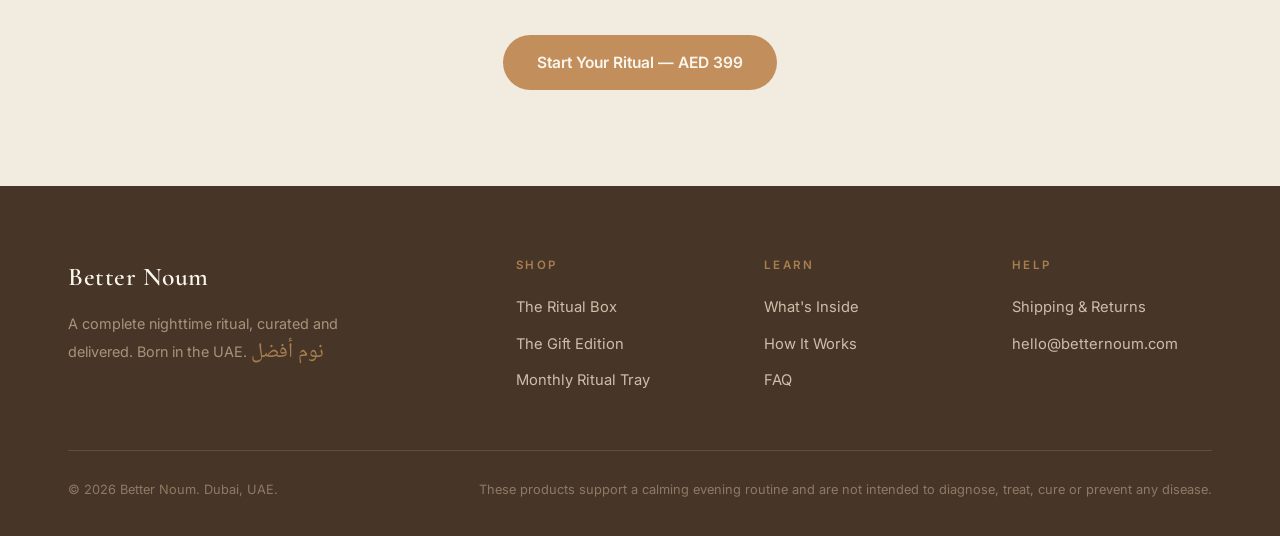
<file: whats-inside.html>
<!DOCTYPE html>
<html lang="en">
<head>
<meta charset="UTF-8">
<meta name="viewport" content="width=device-width, initial-scale=1.0">
<title>What's Inside — Better Noum Ritual Box</title>
<meta name="description" content="Six elements, one evening: nighttime drinks, pillow mist, bath salts, sleep mask and ritual cards — what's inside the Better Noum Ritual Box.">
<link rel="stylesheet" href="styles.css">
</head>
<body>

<header>
  <nav class="nav">
    <a class="logo" href="index.html">Better Noum<small>نوم · Nighttime Rituals</small></a>
    <button class="menu-btn" aria-label="Menu">☰</button>
    <ul class="nav-links">
      <li><a href="collection.html">Collection</a></li>
      <li><a href="ritual-box.html">The Ritual Box</a></li>
      <li><a class="active" href="whats-inside.html">What's Inside</a></li>
      <li><a href="how-it-works.html">How It Works</a></li>
      <li><a href="gifting.html">Gifting</a></li>
      <li><a href="faq.html">FAQ</a></li>
      <li><a class="nav-cta" href="ritual-box.html">Start Your Ritual</a></li>
    </ul>
  </nav>
</header>

<section class="page-hero band-cream">
  <div class="container">
    <span class="eyebrow">What's inside</span>
    <h1>Six elements. One evening.</h1>
    <p class="lead">Nothing in the tray is random. Each element serves a step of the same wind-down — chosen to work together, arranged in the order of your night.</p>
  </div>
</section>

<!-- ANNOTATED TRAY -->
<section style="padding-top:56px">
  <div class="container center">
    <div class="tray-wrap">
      <img class="photo" src="tray-topdown.jpg" alt="The Ritual Box tray, viewed from above" data-fallback data-h="500">
      <button class="hotspot" style="top:38%;left:16%" data-n="1">1</button>
      <button class="hotspot" style="top:45%;left:44%" data-n="2">2</button>
      <button class="hotspot" style="top:68%;left:72%" data-n="3">3</button>
      <button class="hotspot" style="top:24%;left:68%" data-n="4">4</button>
    </div>
    <p class="hotspot-hint">Tap a glowing number on the tray to see what each compartment holds.</p>
  </div>
</section>

<!-- STEP 1 -->
<section class="band-cream">
  <div class="container grid-2">
    <div>
      <img class="photo" src="step-cup.jpg" alt="Golden milk in a ceramic mug" data-fallback data-h="400">
    </div>
    <div>
      <span class="eyebrow">Step one · The Cup</span>
      <h2>Every ritual begins with warmth.</h2>
      <div class="hairline"></div>
      <p>Seven caffeine-free nighttime blends — one for each evening. Golden milk with turmeric and date notes, chamomile and botanical infusions, warm spice blends made for the last cup of the day.</p>
      <p class="mt-2">Each sachet is a single serving: tear, brew, hold with both hands. Full ingredients printed on every sachet.</p>
    </div>
  </div>
</section>

<!-- STEP 2 -->
<section>
  <div class="container grid-2">
    <div>
      <span class="eyebrow">Step two · The Air</span>
      <h2>Let the room change first.</h2>
      <div class="hairline"></div>
      <p>A pillow & room mist of lavender and cedar, calibrated for night — present, never perfumey. Two sprays on the pillow, one in the air, and the bedroom starts behaving like a bedroom.</p>
      <p class="note mt-2">Patch-test before first use. Full ingredient list on the bottle and online.</p>
    </div>
    <div>
      <img class="photo" src="step-air.jpg" alt="Misting a pillow with the room spray" data-fallback data-h="400">
    </div>
  </div>
</section>

<!-- STEP 3 -->
<section class="band-cream">
  <div class="container grid-2">
    <div>
      <img class="photo" src="step-water.jpg" alt="Bath salts pouring into warm water" data-fallback data-h="400">
    </div>
    <div>
      <span class="eyebrow">Step three · The Water</span>
      <h2>Warm water does half the work.</h2>
      <div class="hairline"></div>
      <p>Single-soak sachets of magnesium-rich mineral salts with a whisper of the same night scent. One sachet, one soak — no scooping, no guessing.</p>
      <p class="mt-2">No bathtub? Every ritual card includes a foot-soak version. A bowl of warm water counts.</p>
    </div>
  </div>
</section>

<!-- STEP 4 -->
<section>
  <div class="container grid-2">
    <div>
      <span class="eyebrow">Step four · The Close</span>
      <h2>End the day on purpose.</h2>
      <div class="hairline"></div>
      <p>Seven ritual cards — each one scripts an evening in three small steps and closes with a single line worth falling asleep on. Alongside them, a silk-feel sleep mask in taupe, soft enough to forget you're wearing it.</p>
      <p class="mt-2">The cards are the quiet engine of the whole box: they turn nice products into a kept routine.</p>
    </div>
    <div>
      <img class="photo" src="step-close.jpg" alt="A ritual card and sleep mask by lamplight" data-fallback data-h="400">
    </div>
  </div>
</section>

<!-- CHOSEN NOT COLLECTED -->
<section class="band-cocoa">
  <div class="container center" style="max-width:760px">
    <span class="eyebrow">Chosen, not collected</span>
    <h2>Curation is the product.</h2>
    <div class="hairline center"></div>
    <p>Every element is sourced for the same sensory world — warm, soft, low-lit — and tested together as one evening, not approved separately as six products. If an item doesn't earn its place in the sequence, it doesn't ship.</p>
    <p class="mt-2" style="font-style:italic">We don't promise sleep miracles. We design better evenings.</p>
  </div>
</section>

<!-- COMING EVENINGS -->
<section class="band-beige">
  <div class="container center" style="max-width:720px">
    <span class="eyebrow">Coming evenings</span>
    <h2>The tray will keep evolving.</h2>
    <div class="hairline center"></div>
    <p>Seasonal scents. New blends. Limited Ramadan and Eid editions. Each month's tray keeps the same four steps — and finds new ways to fill them. Subscribers always see what's coming before it ships.</p>
  </div>
</section>

<section class="cta-banner">
  <span class="eyebrow">Ready when you are</span>
  <h2>Seven evenings are waiting.</h2>
  <p>The Starter Ritual Box includes everything on this page — arranged, sequenced and delivered.</p>
  <a class="btn btn-primary" href="ritual-box.html">Start Your Ritual — AED 399</a>
</section>

<footer>
  <div class="container">
    <div class="footer-grid">
      <div class="footer-brand">
        <a class="logo" href="index.html">Better Noum</a>
        <p>A complete nighttime ritual, curated and delivered. Born in the UAE. <span class="ar-mark">نوم أفضل</span></p>
      </div>
      <div>
        <h4>Shop</h4>
        <ul>
          <li><a href="ritual-box.html">The Ritual Box</a></li>
          <li><a href="gifting.html">The Gift Edition</a></li>
          <li><a href="how-it-works.html#refills">Monthly Ritual Tray</a></li>
        </ul>
      </div>
      <div>
        <h4>Learn</h4>
        <ul>
          <li><a href="whats-inside.html">What's Inside</a></li>
          <li><a href="how-it-works.html">How It Works</a></li>
          <li><a href="faq.html">FAQ</a></li>
        </ul>
      </div>
      <div>
        <h4>Help</h4>
        <ul>
          <li><a href="faq.html#shipping">Shipping & Returns</a></li>
          <li><a href="mailto:hello@betternoum.com">hello@betternoum.com</a></li>
        </ul>
      </div>
    </div>
    <div class="footer-bottom">
      <span>© 2026 Better Noum. Dubai, UAE.</span>
      <span>These products support a calming evening routine and are not intended to diagnose, treat, cure or prevent any disease.</span>
    </div>
  </div>
</footer>

<script src="site.js"></script>
</body>
</html>
                                                                                      
</file>
<file: styles.css>
/* Better Noum — Product B: The Ritual Box */
@import url('https://fonts.googleapis.com/css2?family=Cormorant+Garamond:ital,wght@0,400;0,500;0,600;1,400&family=Inter:wght@300;400;500;600&family=Noto+Naskh+Arabic:wght@400;500&display=swap');

:root{
  --oat:#F2EBE0;
  --cream:#FAF6EE;
  --beige:#E7DCCB;
  --taupe:#B5A48E;
  --caramel:#C28E5C;
  --caramel-dark:#AD7A48;
  --cocoa:#5C4633;
  --cocoa-deep:#473628;
  --bronze:#A87E4F;
  --shadow:0 8px 30px rgba(92,70,51,.12);
  --radius:18px;
}

*{margin:0;padding:0;box-sizing:border-box}
html{scroll-behavior:smooth}
body{
  font-family:'Inter',-apple-system,sans-serif;
  font-weight:400;color:var(--cocoa);
  background:var(--oat);line-height:1.65;font-size:16px;
}
.serif{font-family:'Cormorant Garamond',serif}
.arabic{font-family:'Noto Naskh Arabic',serif}

h1,h2,h3{font-family:'Cormorant Garamond',serif;font-weight:500;line-height:1.15;color:var(--cocoa-deep)}
h1{font-size:clamp(2.4rem,5vw,4rem)}
h2{font-size:clamp(1.9rem,3.6vw,2.8rem)}
h3{font-size:1.45rem}
p{color:#6b5743}

.eyebrow{
  font-family:'Inter',sans-serif;font-size:.72rem;font-weight:600;
  letter-spacing:.22em;text-transform:uppercase;color:var(--bronze);
  display:block;margin-bottom:14px;
}
.container{max-width:1200px;margin:0 auto;padding:0 28px}
section{padding:88px 0}
.band-cream{background:var(--cream)}
.band-beige{background:var(--beige)}
.band-cocoa{background:var(--cocoa);color:var(--beige)}
.band-cocoa h2,.band-cocoa h3{color:var(--cream)}
.band-cocoa p{color:#cdbda9}

/* hairline */
.hairline{width:64px;height:1px;background:var(--bronze);margin:18px 0 26px}
.hairline.center{margin-left:auto;margin-right:auto}

/* nav */
header{
  position:sticky;top:0;z-index:100;
  background:rgba(242,235,224,.92);backdrop-filter:blur(12px);
  border-bottom:1px solid rgba(168,126,79,.18);
  transition:padding .25s;
}
.nav{display:flex;align-items:center;justify-content:space-between;padding:20px 28px;max-width:1280px;margin:0 auto}
.logo{font-family:'Cormorant Garamond',serif;font-size:1.5rem;font-weight:600;color:var(--cocoa-deep);text-decoration:none;letter-spacing:.02em}
.logo small{font-family:'Inter';font-size:.6rem;font-weight:600;letter-spacing:.28em;text-transform:uppercase;color:var(--bronze);display:block;margin-top:-2px}
.nav-links{display:flex;gap:34px;list-style:none;align-items:center}
.nav-links a{color:var(--cocoa);text-decoration:none;font-size:.92rem;font-weight:500;transition:color .2s}
.nav-links a:hover,.nav-links a.active{color:var(--caramel-dark)}
.nav-cta{background:var(--caramel);color:var(--cream)!important;padding:11px 24px;border-radius:999px;font-weight:600}
.nav-cta:hover{background:var(--caramel-dark)}
.menu-btn{display:none;background:none;border:none;font-size:1.6rem;color:var(--cocoa);cursor:pointer}

/* buttons */
.btn{display:inline-block;padding:15px 34px;border-radius:999px;text-decoration:none;font-weight:600;font-size:.97rem;transition:all .22s;cursor:pointer;border:none}
.btn-primary{background:var(--caramel);color:var(--cream)}
.btn-primary:hover{background:var(--caramel-dark);transform:translateY(-1px)}
.btn-outline{border:1.5px solid var(--cocoa);color:var(--cocoa);background:transparent}
.btn-outline:hover{background:var(--cocoa);color:var(--cream)}
.btn-light{background:var(--cream);color:var(--cocoa)}
.btn-light:hover{background:var(--beige)}
.text-link{color:var(--bronze);font-weight:600;text-decoration:none;border-bottom:1px solid var(--bronze);padding-bottom:2px}
.text-link:hover{color:var(--caramel-dark)}

/* hero */
.hero{position:relative;min-height:86vh;display:flex;align-items:center;overflow:hidden;padding:0}
.hero-img{position:absolute;inset:0;width:100%;height:100%;object-fit:cover}
.hero-overlay{position:absolute;inset:0;background:linear-gradient(100deg,rgba(40,28,18,.72) 0%,rgba(40,28,18,.38) 52%,rgba(40,28,18,.05) 100%)}
.hero-content{position:relative;z-index:2;max-width:1200px;margin:0 auto;padding:120px 28px;width:100%}
.hero-content h1{color:var(--cream);max-width:620px}
.hero-content p.lead{color:#ead9c2;font-size:1.18rem;max-width:520px;margin:24px 0 36px}
.hero-trust{margin-top:26px;color:#d8c4a8;font-size:.85rem;letter-spacing:.04em}
.hero-trust span{margin-right:22px}

/* generic grids/cards */
.grid-2{display:grid;grid-template-columns:1fr 1fr;gap:60px;align-items:center}
.grid-3{display:grid;grid-template-columns:repeat(3,1fr);gap:32px}
.grid-4{display:grid;grid-template-columns:repeat(4,1fr);gap:26px}
.card{background:var(--cream);border-radius:var(--radius);padding:38px 32px;box-shadow:var(--shadow)}
.card img{width:100%;border-radius:12px;margin-bottom:22px}
.photo{width:100%;border-radius:var(--radius);box-shadow:var(--shadow);display:block}

/* steps */
.step-num{font-family:'Cormorant Garamond',serif;font-size:2.2rem;color:var(--bronze);font-style:italic}

/* price cards */
.price-cards{display:grid;grid-template-columns:1fr 1fr;gap:32px;max-width:920px;margin:48px auto 0}
.price-card{background:var(--cream);border-radius:var(--radius);padding:44px 40px;box-shadow:var(--shadow);position:relative;border:1px solid transparent}
.price-card.featured{border:1px solid var(--bronze)}
.badge{position:absolute;top:-13px;left:40px;background:var(--cocoa);color:var(--cream);font-size:.68rem;font-weight:600;letter-spacing:.16em;text-transform:uppercase;padding:6px 16px;border-radius:999px}
.price{font-family:'Cormorant Garamond',serif;font-size:2.6rem;color:var(--cocoa-deep);margin:14px 0 4px}
.price small{font-size:1.05rem;color:var(--taupe);font-family:'Inter'}
.price-card ul{list-style:none;margin:22px 0 30px}
.price-card li{padding:9px 0;border-bottom:1px solid var(--beige);font-size:.94rem;color:#6b5743}
.price-card li::before{content:"·";color:var(--bronze);font-weight:700;margin-right:10px}
.flex-note{font-size:.83rem;color:var(--taupe);margin-top:14px}

/* annotated tray */
.tray-wrap{position:relative;max-width:760px;margin:48px auto 0}
.hotspot{position:absolute;width:34px;height:34px;border-radius:50%;background:var(--cream);color:var(--cocoa);font-weight:600;font-size:.85rem;border:1.5px solid var(--bronze);cursor:pointer;display:flex;align-items:center;justify-content:center;transition:all .2s;box-shadow:0 3px 12px rgba(60,42,25,.25)}
.hotspot:hover,.hotspot.active{background:var(--caramel);color:var(--cream);transform:scale(1.12)}
.hotspot-panel{background:var(--cream);border-radius:14px;padding:22px 26px;margin-top:22px;box-shadow:var(--shadow);min-height:96px}
.hotspot-panel h4{font-family:'Cormorant Garamond',serif;font-size:1.25rem;color:var(--cocoa-deep);margin-bottom:6px}
.hotspot-panel p{font-size:.93rem}

/* interactive anchored popover */
.tray-wrap{touch-action:manipulation}
.hotspot.pulse{animation:hotpulse 2.4s ease-in-out infinite}
@keyframes hotpulse{0%,100%{box-shadow:0 3px 12px rgba(60,42,25,.25),0 0 0 0 rgba(194,142,92,.55)}50%{box-shadow:0 3px 12px rgba(60,42,25,.25),0 0 0 10px rgba(194,142,92,0)}}
.hotspot-popover{position:absolute;z-index:20;width:260px;background:var(--cream);border-radius:16px;box-shadow:0 18px 50px rgba(60,42,25,.32);border:1px solid rgba(168,126,79,.35);overflow:hidden;opacity:0;transform:translateY(8px) scale(.96);pointer-events:none;transition:opacity .2s ease,transform .2s ease;text-align:left}
.hotspot-popover.show{opacity:1;transform:translateY(0) scale(1);pointer-events:auto}
.hotspot-popover img{width:100%;height:120px;object-fit:cover;display:block}
.hotspot-popover .hp-body{padding:16px 18px 18px}
.hotspot-popover .hp-step{font-size:.66rem;font-weight:600;letter-spacing:.18em;text-transform:uppercase;color:var(--bronze)}
.hotspot-popover h4{font-family:'Cormorant Garamond',serif;font-size:1.3rem;color:var(--cocoa-deep);margin:3px 0 6px}
.hotspot-popover p{font-size:.86rem;line-height:1.5;margin:0}
.hotspot-popover .hp-close{position:absolute;top:8px;right:8px;width:26px;height:26px;border-radius:50%;background:rgba(250,246,238,.92);border:none;color:var(--cocoa);font-size:1rem;cursor:pointer;display:flex;align-items:center;justify-content:center;line-height:1}
.hotspot-popover .hp-arrow{position:absolute;width:14px;height:14px;background:var(--cream);border-left:1px solid rgba(168,126,79,.35);border-top:1px solid rgba(168,126,79,.35);transform:rotate(45deg)}
.hotspot-hint{font-size:.82rem;color:var(--taupe);font-style:italic;margin-top:18px}
@media(max-width:560px){.hotspot-popover{width:220px}.hotspot-popover img{height:100px}}

/* reviews */
.review{background:var(--cream);border-radius:var(--radius);padding:34px 30px;box-shadow:var(--shadow)}
.review p.quote{font-family:'Cormorant Garamond',serif;font-size:1.25rem;font-style:italic;color:var(--cocoa-deep);margin-bottom:16px;line-height:1.4}
.review .who{font-size:.85rem;color:var(--taupe);letter-spacing:.04em}
.stars{color:var(--caramel);letter-spacing:3px;margin-bottom:12px;font-size:.9rem}

/* FAQ */
.faq-item{border-bottom:1px solid rgba(168,126,79,.25);max-width:780px;margin:0 auto}
.faq-q{width:100%;background:none;border:none;text-align:left;padding:24px 8px;font-family:'Cormorant Garamond',serif;font-size:1.3rem;color:var(--cocoa-deep);cursor:pointer;display:flex;justify-content:space-between;align-items:center}
.faq-q::after{content:"+";font-size:1.5rem;color:var(--bronze);transition:transform .25s}
.faq-item.open .faq-q::after{transform:rotate(45deg)}
.faq-a{max-height:0;overflow:hidden;transition:max-height .3s ease;padding:0 8px}
.faq-item.open .faq-a{max-height:300px;padding-bottom:24px}
.faq-a p{font-size:.95rem}

/* PDP buy panel */
.buy-panel{background:var(--cream);border-radius:var(--radius);padding:40px;box-shadow:var(--shadow)}
.option-toggle{display:flex;gap:12px;margin:22px 0}
.option{flex:1;border:1.5px solid var(--beige);border-radius:14px;padding:16px 18px;cursor:pointer;transition:all .2s;background:#fff0}
.option.selected{border-color:var(--caramel);background:rgba(194,142,92,.07)}
.option .o-title{font-weight:600;font-size:.95rem;color:var(--cocoa-deep)}
.option .o-sub{font-size:.8rem;color:var(--taupe);margin-top:3px}
.trust-row{display:flex;flex-wrap:wrap;gap:16px;margin-top:24px;font-size:.8rem;color:var(--taupe)}
.trust-row span::before{content:"✓";color:var(--bronze);margin-right:6px;font-weight:700}

/* footer */
footer{background:var(--cocoa-deep);color:#cdbda9;padding:70px 0 36px}
footer h4{font-family:'Inter';font-size:.72rem;font-weight:600;letter-spacing:.2em;text-transform:uppercase;color:var(--bronze);margin-bottom:18px}
footer ul{list-style:none}
footer li{margin-bottom:10px}
footer a{color:#cdbda9;text-decoration:none;font-size:.92rem}
footer a:hover{color:var(--cream)}
.footer-grid{display:grid;grid-template-columns:2fr 1fr 1fr 1fr;gap:48px;margin-bottom:48px}
.footer-brand .logo{color:var(--cream);font-size:1.6rem}
.footer-brand p{color:#a8937a;font-size:.9rem;max-width:280px;margin-top:14px}
.footer-bottom{border-top:1px solid rgba(205,189,169,.18);padding-top:28px;display:flex;justify-content:space-between;flex-wrap:wrap;gap:12px;font-size:.8rem;color:#8d7a64}
.ar-mark{font-family:'Noto Naskh Arabic',serif;font-size:1.3rem;color:var(--bronze)}

/* page hero (inner pages) */
.page-hero{padding:84px 0 56px;text-align:center}
.page-hero p.lead{max-width:640px;margin:22px auto 0;font-size:1.1rem}

/* CTA banner */
.cta-banner{text-align:center;padding:96px 28px}
.cta-banner h2{margin-bottom:18px}
.cta-banner p{max-width:520px;margin:0 auto 34px}

/* utility */
.center{text-align:center}
.mt-2{margin-top:18px}.mt-3{margin-top:30px}.mt-4{margin-top:48px}
.note{font-size:.8rem;color:var(--taupe);font-style:italic}
.img-fallback{background:linear-gradient(135deg,var(--beige),var(--taupe));min-height:280px;border-radius:var(--radius);display:flex;align-items:center;justify-content:center;color:var(--cream);font-family:'Cormorant Garamond',serif;font-size:1.2rem;font-style:italic}

@media(max-width:900px){
  .grid-2,.grid-3,.grid-4,.price-cards,.footer-grid{grid-template-columns:1fr}
  .grid-2{gap:36px}
  .nav-links{display:none;position:absolute;top:100%;left:0;right:0;background:var(--cream);flex-direction:column;padding:28px;gap:20px;box-shadow:var(--shadow)}
  .nav-links.open{display:flex}
  .menu-btn{display:block}
  section{padding:60px 0}
  .hero{min-height:74vh}
}

/* === gallery thumbnail alignment === */
.gallery-thumbs{display:grid;grid-template-columns:repeat(3,1fr);gap:14px;margin-top:18px}
.gallery-thumbs .photo{height:120px;width:100%;object-fit:cover;margin:0}

/* === buy-panel tier feature list === */
.tier-feats{list-style:none;margin:16px 0 4px;padding:0}
.tier-feats li{padding:7px 0;border-bottom:1px solid var(--beige);font-size:.9rem;color:#6b5743}
.tier-feats li::before{content:"\2713";color:var(--bronze);font-weight:700;margin-right:10px}
.option-toggle .o-sub{font-weight:600;color:var(--cocoa-deep)}

/* === gift message card add-on === */
.addon-check{display:flex;gap:10px;align-items:flex-start;margin:14px 0;font-size:.92rem;cursor:pointer;color:#6b5743}
.addon-check input{margin-top:4px;accent-color:var(--caramel);flex:none}
.msg-field{margin:2px 0 16px}
.msg-text{width:100%;border:1.5px solid var(--beige);border-radius:12px;padding:12px 14px;font-family:'Inter',sans-serif;font-size:.9rem;color:var(--cocoa);resize:vertical;background:#fff;line-height:1.5}
.msg-text:focus{outline:none;border-color:var(--caramel)}
.msg-count{display:block;text-align:right;font-size:.72rem;color:var(--taupe);margin-top:4px}
</file>
